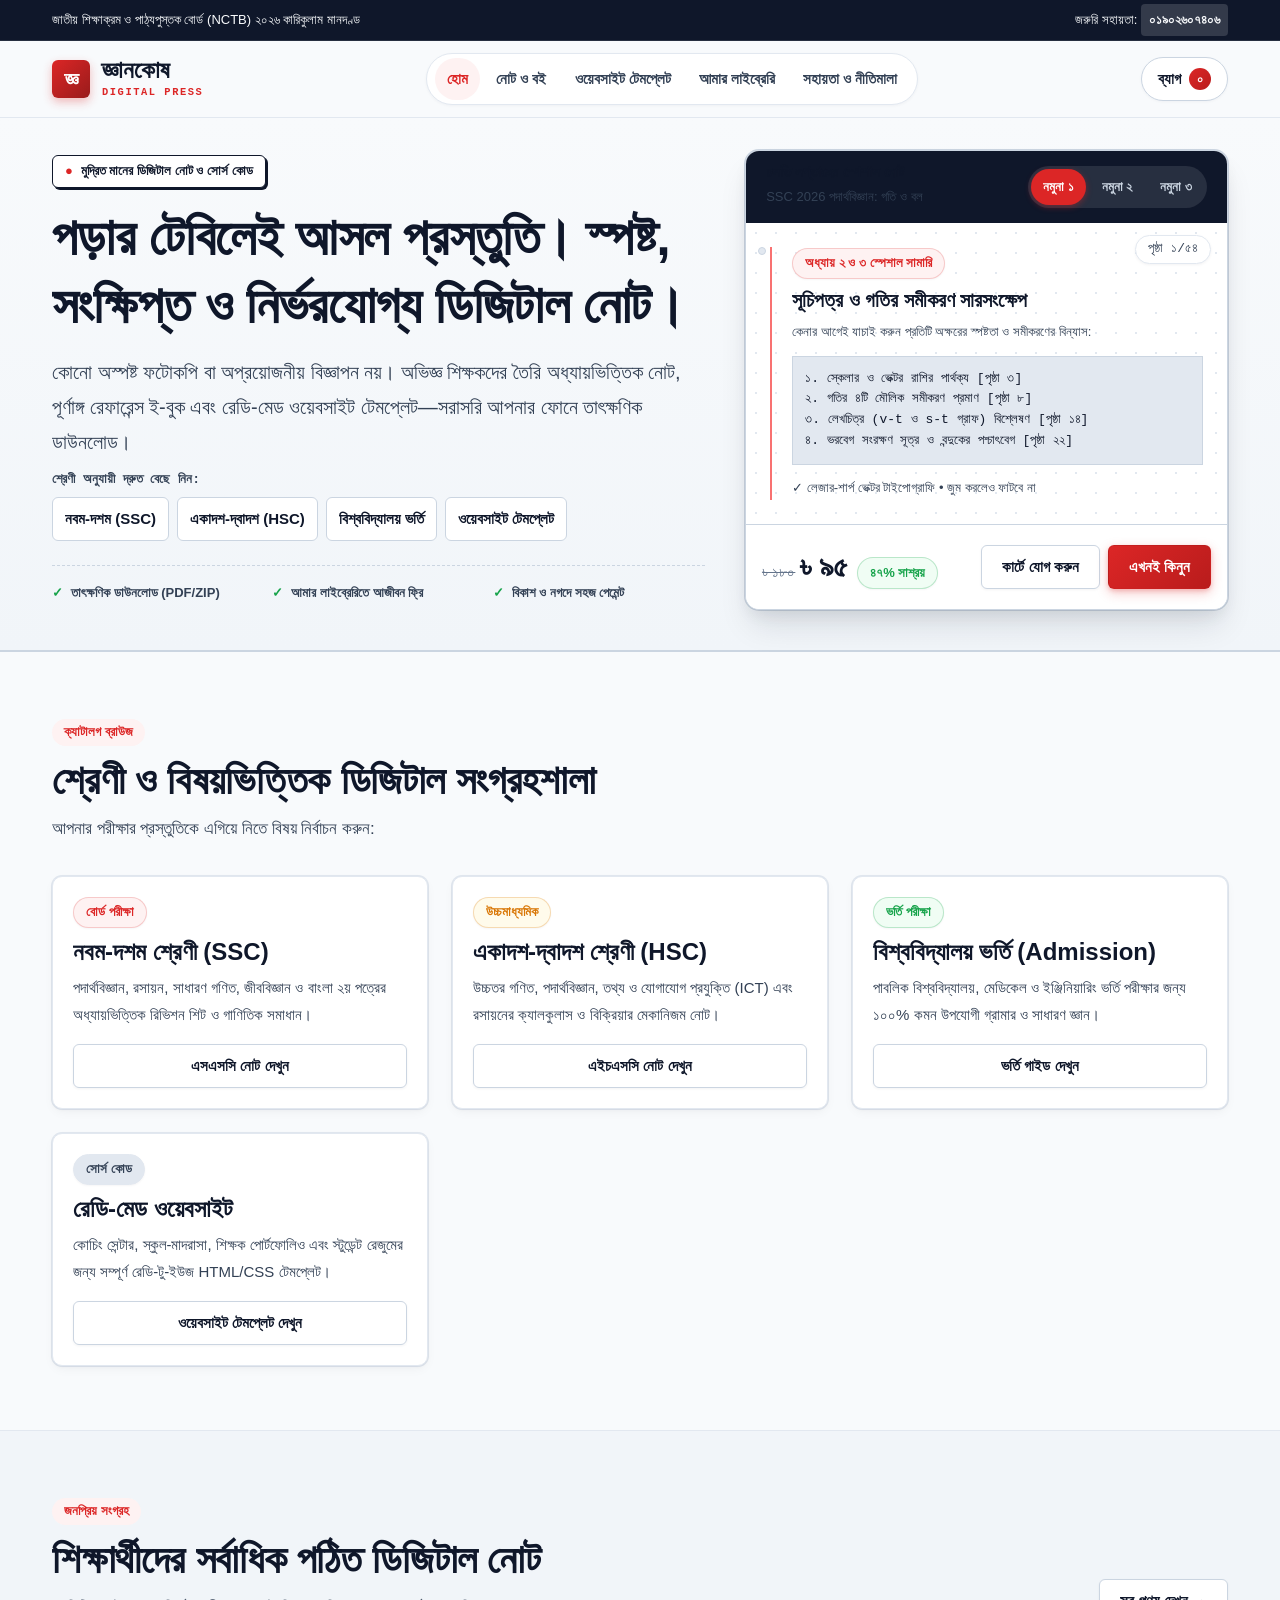
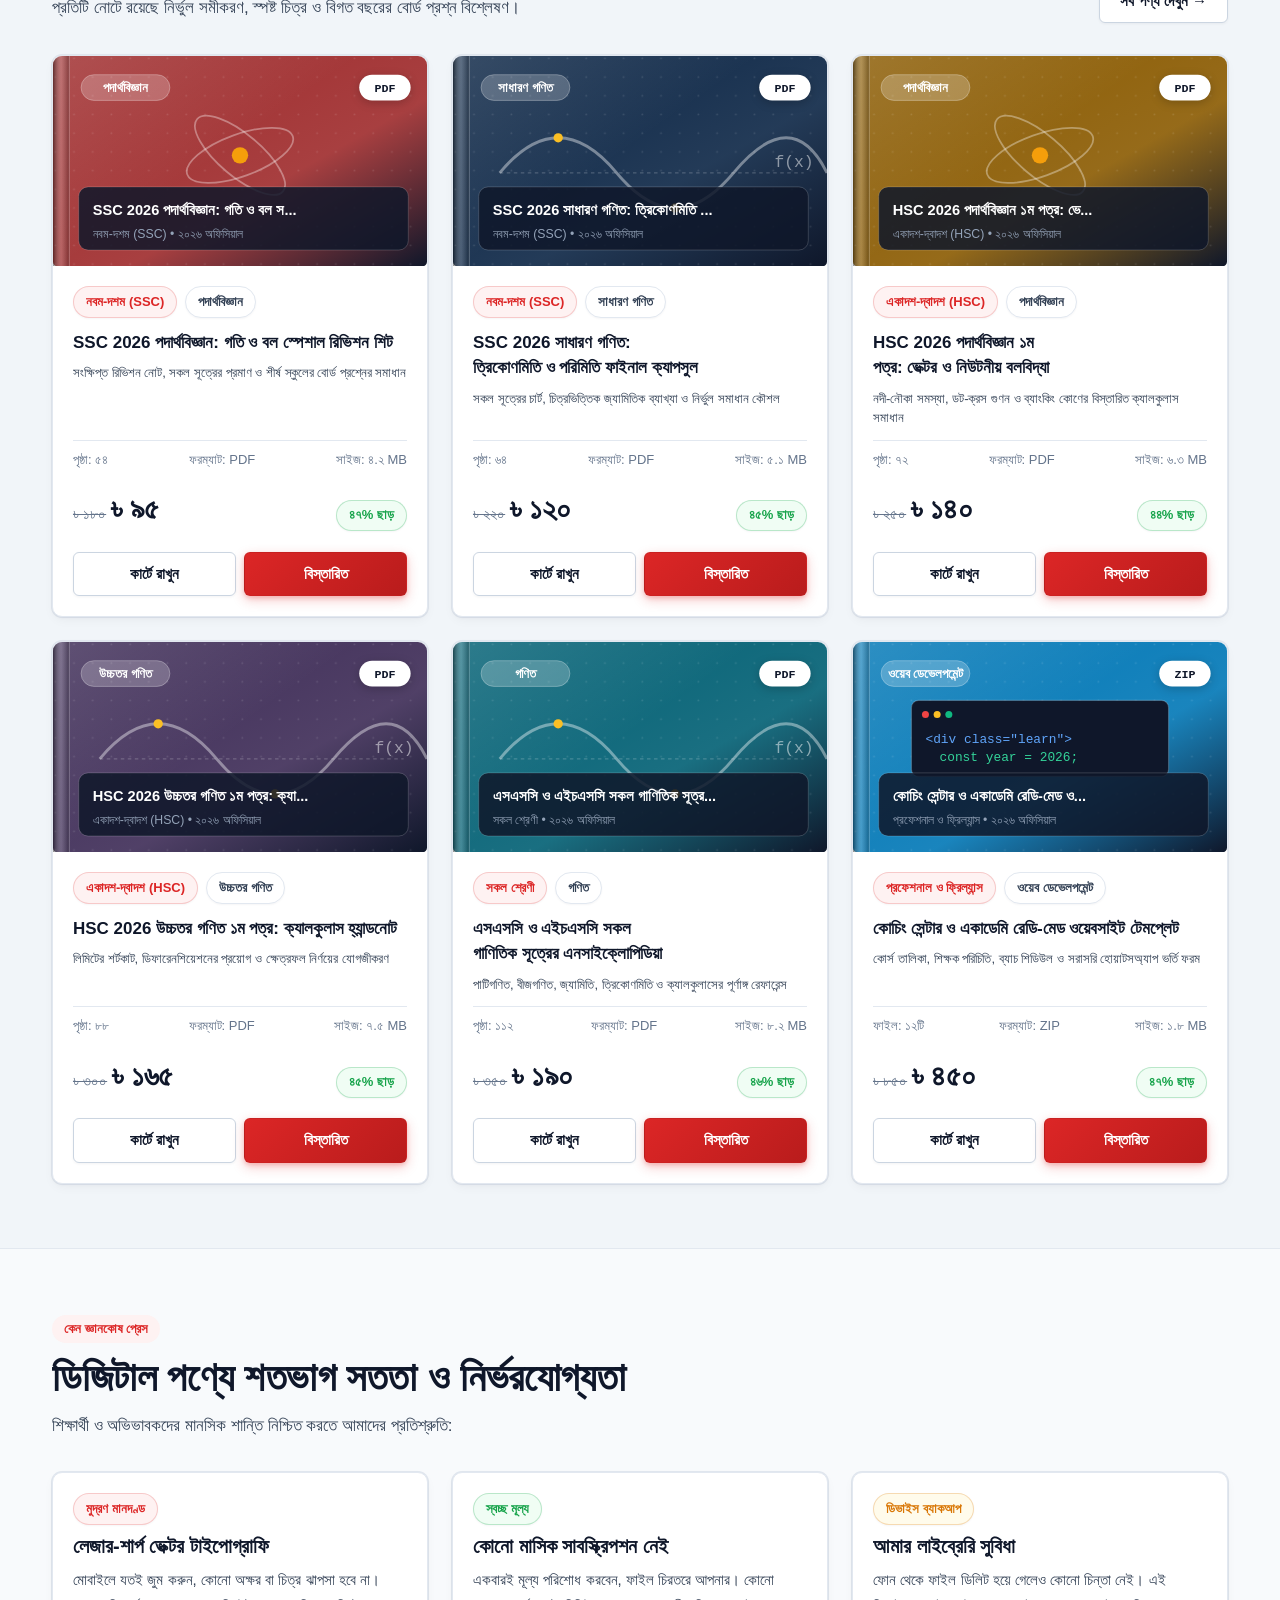
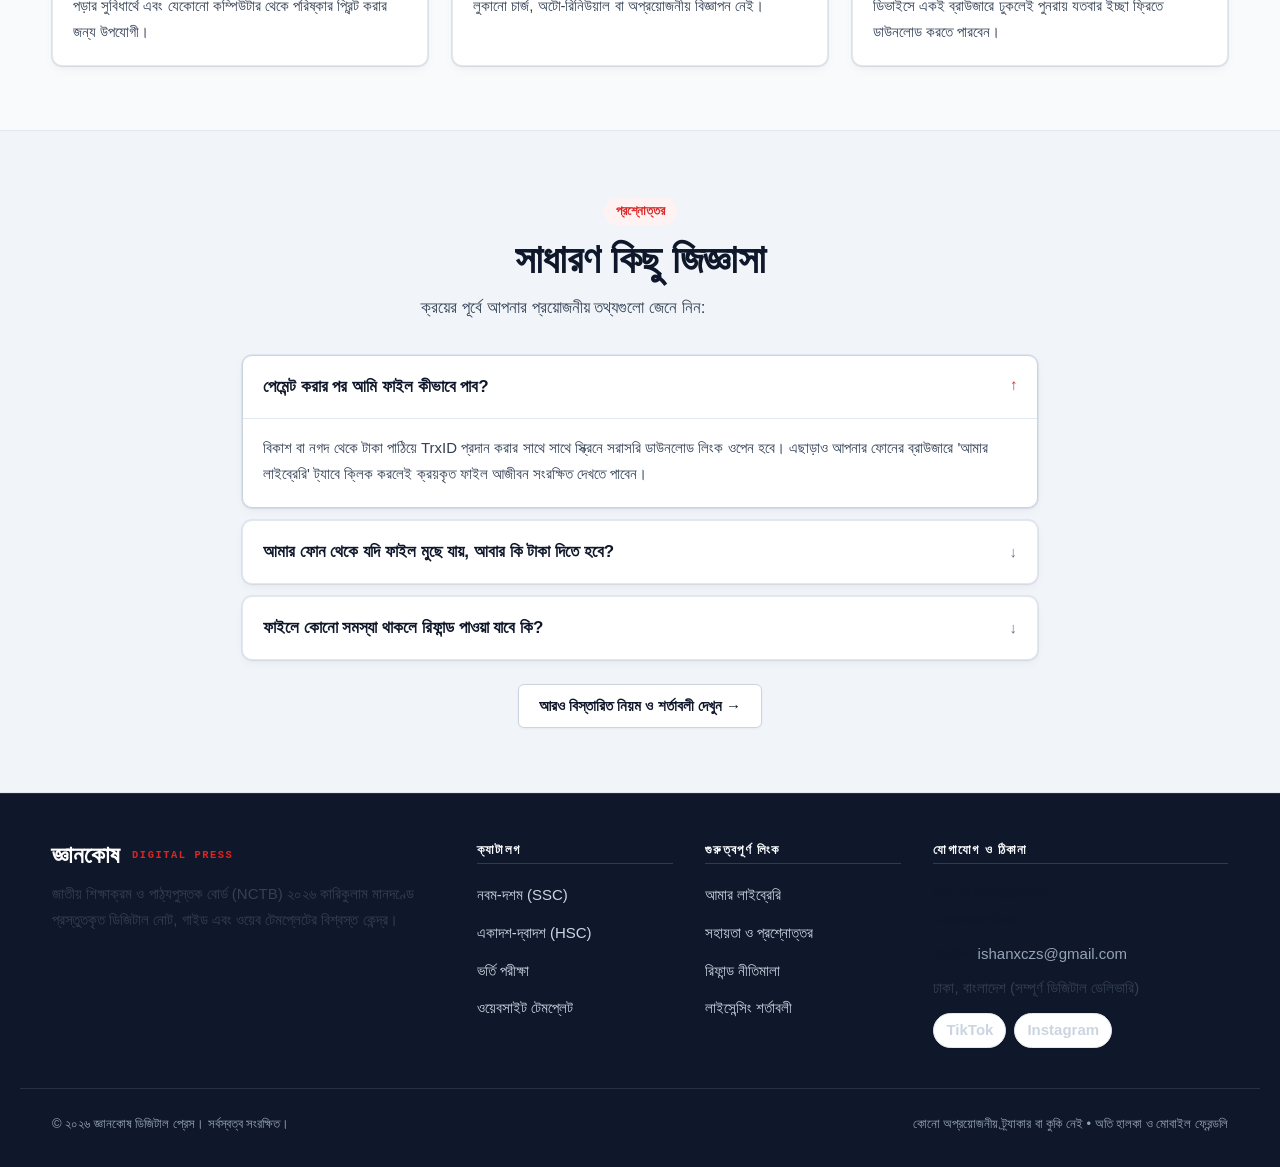
<file: index.html>
<!DOCTYPE html>
<html lang="bn">
<head>
  <meta charset="utf-8">
  <meta name="viewport" content="width=device-width, initial-scale=1.0">
  <title>জ্ঞানকোষ ডিজিটাল প্রেস — বিশ্বস্ত ডিজিটাল নোট, ই-বুক ও ওয়েবসাইট</title>
  <meta name="description" content="বাংলাদেশি শিক্ষার্থীদের জন্য জাতীয় শিক্ষাক্রম ২০২৬ অনুমোদিত নির্ভরযোগ্য ডিজিটাল নোট, পূর্ণাঙ্গ ই-বুক এবং রেডি-মেড ওয়েবসাইট টেমপ্লেট। ফোনে তাৎক্ষণিক ডাউনলোড।">
  <link rel="stylesheet" href="css/tokens.css">
  <link rel="stylesheet" href="css/reset.css">
  <link rel="stylesheet" href="css/layout.css">
  <link rel="stylesheet" href="css/components.css">
  <style>
    /* Benchmark Section Custom Masthead Layout */
    .hero-masthead {
      padding-top: var(--space-8);
      padding-bottom: var(--space-10);
      background: linear-gradient(180deg, var(--paper-base) 0%, var(--paper-subtle) 100%);
      border-bottom: 2px solid var(--rule-sand);
    }

    .hero-grid {
      display: grid;
      grid-template-columns: 1fr;
      gap: var(--space-8);
      align-items: center;
    }

    @media (min-width: 960px) {
      .hero-grid {
        grid-template-columns: 1.15fr 0.85fr;
        gap: var(--space-10);
      }
    }

    .hero-tagline-badge {
      display: inline-flex;
      align-items: center;
      gap: var(--space-2);
      padding: var(--space-1) var(--space-3);
      background-color: var(--paper-surface);
      border: 1px solid var(--carbon-ink);
      box-shadow: 2px 2px 0 var(--carbon-ink);
      font-size: var(--text-xs);
      font-weight: 700;
      color: var(--carbon-ink);
      border-radius: var(--radius-sm);
      margin-bottom: var(--space-4);
    }

    .hero-headline {
      font-size: var(--text-3xl);
      line-height: var(--lh-heading);
      font-weight: 800;
      color: var(--carbon-ink);
      margin-bottom: var(--space-4);
      letter-spacing: -0.01em;
    }

    .hero-subhead {
      font-size: var(--text-md);
      line-height: var(--lh-body);
      color: var(--slate-ink);
      margin-bottom: var(--space-6);
      max-width: 60ch;
    }

    /* Fast Class Selector Row */
    .class-selector-strip {
      margin-bottom: var(--space-6);
    }

    .class-selector-label {
      font-size: var(--text-xs);
      font-family: var(--font-mono);
      color: var(--slate-ink);
      text-transform: uppercase;
      margin-bottom: var(--space-2);
      font-weight: 700;
    }

    .class-chips-row {
      display: flex;
      flex-wrap: wrap;
      gap: var(--space-2);
    }

    .class-chip {
      display: inline-flex;
      align-items: center;
      padding: var(--space-2) var(--space-3);
      font-size: var(--text-sm);
      font-weight: 700;
      color: var(--carbon-ink);
      background-color: var(--paper-surface);
      border: 1px solid var(--rule-sand);
      border-radius: var(--radius-sm);
      text-decoration: none;
      min-height: var(--touch-target);
      transition: border-color var(--transition-fast), background-color var(--transition-fast), transform var(--transition-fast);
    }

    .class-chip:hover {
      border-color: var(--carbon-ink);
      background-color: var(--paper-dark);
      transform: translateY(-1px);
    }

    /* Trust strip (concrete facts, zero false hype) */
    .trust-fact-strip {
      display: grid;
      grid-template-columns: 1fr;
      gap: var(--space-2);
      border-top: 1px dashed var(--rule-sand);
      padding-top: var(--space-4);
      font-size: var(--text-xs);
      color: var(--slate-ink);
    }

    @media (min-width: 540px) {
      .trust-fact-strip {
        grid-template-columns: repeat(3, 1fr);
      }
    }

    .trust-fact-item {
      display: flex;
      align-items: center;
      gap: var(--space-2);
      font-weight: 600;
    }

    .trust-fact-item::before {
      content: "✓";
      color: var(--success-forest);
      font-weight: 800;
    }
  </style>
  <link rel="icon" type="image/svg+xml" href="favicon.svg">
  <meta property="og:site_name" content="জ্ঞানকোষ ডিজিটাল প্রেস">
  <meta property="og:type" content="website">
  <meta property="og:locale" content="bn_BD">
</head>
<body>
  <a href="#benchmark-hero" class="skip-link">মূল কন্টেন্টে চলে যান</a>

  <!-- Top Academic Notice Bar -->
  <aside class="top-notice-bar" aria-label="জরুরি তথ্য বার">
    <div class="container" style="display:flex; justify-content:space-between; align-items:center; width:100%;">
      <span>জাতীয় শিক্ষাক্রম ও পাঠ্যপুস্তক বোর্ড (NCTB) ২০২৬ কারিকুলাম মানদণ্ড</span>
      <span>জরুরি সহায়তা: <a href="tel:01902607406">০১৯০২৬০৭৪০৬</a></span>
    </div>
  </aside>

  <!-- Global Site Header -->
  <header class="site-header" role="banner">
    <div class="container header-main">
      <a href="index.html" class="brand-wordmark" aria-label="জ্ঞানকোষ ডিজিটাল প্রেস হোমপেজ">
        <span class="brand-emblem" aria-hidden="true">জ্ঞ</span>
        <span class="brand-title-wrap">
          <span class="brand-title">জ্ঞানকোষ</span>
          <span class="brand-subtitle">DIGITAL PRESS</span>
        </span>
      </a>

      <!-- Desktop Navigation -->
      <nav class="nav-desktop" aria-label="প্রধান নেভিগেশন">
        <a href="index.html" class="active" aria-current="page">হোম</a>
        <a href="shop.html">নোট ও বই</a>
        <a href="shop.html?category=websites">ওয়েবসাইট টেমপ্লেট</a>
        <a href="library.html">আমার লাইব্রেরি</a>
        <a href="support.html">সহায়তা ও নীতিমালা</a>
      </nav>

      <!-- Header Actions -->
      <div class="header-actions">
        <a href="cart.html" class="cart-header-btn" aria-label="শপিং ব্যাগে যান">
          <span>ব্যাগ</span>
          <span class="cart-badge-count" aria-live="polite">০</span>
        </a>
        <button class="mobile-nav-toggle" id="mobileMenuBtn" aria-label="মেনু খুলুন" aria-expanded="false">
          ☰
        </button>
      </div>
    </div>
  </header>

  <!-- Mobile Drawer Menu -->
  <div class="mobile-drawer" id="mobileDrawer" role="dialog" aria-modal="true" aria-label="মোবাইল নেভিগেশন মেনু">
    <div class="mobile-drawer-content">
      <button class="mobile-drawer-close" id="mobileDrawerClose" aria-label="মেনু বন্ধ করুন">✕ বন্ধ করুন</button>
      <nav aria-label="মোবাইল লিঙ্কসমূহ">
        <a href="index.html">হোম</a>
        <a href="shop.html">নোট ও বই</a>
        <a href="shop.html?category=websites">ওয়েবসাইট টেমপ্লেট</a>
        <a href="library.html">আমার লাইব্রেরি</a>
        <a href="support.html">সহায়তা ও নীতিমালা</a>
      </nav>
      <div style="margin-top:auto; font-size:var(--text-xs); color:var(--slate-ink);">
        <p>সরাসরি যোগাযোগ: ০১৯০২৬০৭৪০৬</p>
        <p>ঢাকা, বাংলাদেশ (সম্পূর্ণ ডিজিটাল)</p>
      </div>
    </div>
  </div>

  <main id="benchmark-hero">
    <!-- ========================================================
         PHASE 4: BENCHMARK SECTION (HOME FIRST SCREEN)
         ======================================================== -->
    <section class="hero-masthead">
      <div class="container hero-grid">
        <!-- Left Column: Core Value Proposition & Class Fast Selectors -->
        <div class="hero-content">
          <div class="hero-tagline-badge">
            <span style="color:var(--seal-crimson);">●</span>
            <span>মুদ্রিত মানের ডিজিটাল নোট ও সোর্স কোড</span>
          </div>

          <h1 class="hero-headline">
            পড়ার টেবিলেই আসল প্রস্তুতি। স্পষ্ট, সংক্ষিপ্ত ও নির্ভরযোগ্য ডিজিটাল নোট।
          </h1>

          <p class="hero-subhead">
            কোনো অস্পষ্ট ফটোকপি বা অপ্রয়োজনীয় বিজ্ঞাপন নয়। অভিজ্ঞ শিক্ষকদের তৈরি অধ্যায়ভিত্তিক নোট, পূর্ণাঙ্গ রেফারেন্স ই-বুক এবং রেডি-মেড ওয়েবসাইট টেমপ্লেট—সরাসরি আপনার ফোনে তাৎক্ষণিক ডাউনলোড।
          </p>

          <!-- Class Selector Chips -->
          <div class="class-selector-strip">
            <h2 class="class-selector-label">শ্রেণী অনুযায়ী দ্রুত বেছে নিন:</h2>
            <div class="class-chips-row">
              <a href="shop.html?class=ssc" class="class-chip">নবম-দশম (SSC)</a>
              <a href="shop.html?class=hsc" class="class-chip">একাদশ-দ্বাদশ (HSC)</a>
              <a href="shop.html?class=admission" class="class-chip">বিশ্ববিদ্যালয় ভর্তি</a>
              <a href="shop.html?category=websites" class="class-chip">ওয়েবসাইট টেমপ্লেট</a>
            </div>
          </div>

          <!-- Plain-Fact Trust Strip -->
          <div class="trust-fact-strip">
            <div class="trust-fact-item">তাৎক্ষণিক ডাউনলোড (PDF/ZIP)</div>
            <div class="trust-fact-item">আমার লাইব্রেরিতে আজীবন ফ্রি</div>
            <div class="trust-fact-item">বিকাশ ও নগদে সহজ পেমেন্ট</div>
          </div>
        </div>

        <!-- Right Column: The ONE Memorable Thing (Live Interactive Bengali Press-Proof Viewer) -->
        <div class="hero-proof-showcase">
          <div class="proof-viewer-card" id="flagshipProofCard">
            <div class="proof-header">
              <div>
                <h2 style="font-weight:700; font-size:var(--text-sm); line-height:1.2; margin:0; color:var(--carbon-ink);">চলতি সপ্তাহের স্পেশাল নোট</h2>
                <span style="font-size:var(--text-xs); color:var(--slate-ink);">SSC 2026 পদার্থবিজ্ঞান: গতি ও বল</span>
              </div>
              <div class="proof-tabs" role="tablist" aria-label="নমুনা পাতা নির্বাচক">
                <button class="proof-tab-btn active" role="tab" id="tab-p1" aria-selected="true" aria-controls="view-p1" onclick="switchProofPage(1)">নমুনা ১</button>
                <button class="proof-tab-btn" role="tab" id="tab-p2" aria-selected="false" aria-controls="view-p2" onclick="switchProofPage(2)">নমুনা ২</button>
                <button class="proof-tab-btn" role="tab" id="tab-p3" aria-selected="false" aria-controls="view-p3" onclick="switchProofPage(3)">নমুনা ৩</button>
              </div>
            </div>

            <!-- Page 1 View: Table of Contents & Formula Summary -->
            <div class="proof-sheet-viewport" id="view-p1" role="tabpanel" aria-labelledby="tab-p1">
              <div class="proof-page-badge">পৃষ্ঠা ১/৫৪</div>
              <div class="proof-margin-rule">
                <span class="badge badge-crimson" style="margin-bottom:var(--space-2);">অধ্যায় ২ ও ৩ স্পেশাল সামারি</span>
                <h3 style="font-size:var(--text-md); margin-bottom:var(--space-2); color:var(--carbon-ink);">সূচিপত্র ও গতির সমীকরণ সারসংক্ষেপ</h3>
                <p style="font-size:var(--text-xs); color:var(--slate-ink); margin-bottom:var(--space-3);">কেনার আগেই যাচাই করুন প্রতিটি অক্ষরের স্পষ্টতা ও সমীকরণের বিন্যাস:</p>
                <div style="background:var(--paper-dark); border:1px solid var(--rule-sand); padding:var(--space-3); font-family:var(--font-mono); font-size:var(--text-xs); line-height:1.6; margin-bottom:var(--space-3);">
                  ১. স্কেলার ও ভেক্টর রাশির পার্থক্য [পৃষ্ঠা ৩]<br>
                  ২. গতির ৪টি মৌলিক সমীকরণ প্রমাণ [পৃষ্ঠা ৮]<br>
                  ৩. লেখচিত্র (v-t ও s-t গ্রাফ) বিশ্লেষণ [পৃষ্ঠা ১৪]<br>
                  ৪. ভরবেগ সংরক্ষণ সূত্র ও বন্দুকের পশ্চাৎবেগ [পৃষ্ঠা ২২]
                </div>
                <p style="font-size:var(--text-xs); color:var(--slate-ink);">✓ লেজার-শার্প ভেক্টর টাইপোগ্রাফি • জুম করলেও ফাটবে না</p>
              </div>
            </div>

            <!-- Page 2 View: Equations & Trap Warning -->
            <div class="proof-sheet-viewport" id="view-p2" role="tabpanel" aria-labelledby="tab-p2" style="display:none;">
              <div class="proof-page-badge">পৃষ্ঠা ৯/৫৪</div>
              <div class="proof-margin-rule">
                <span class="badge badge-ochre" style="margin-bottom:var(--space-2);">বোর্ড পরীক্ষার কমন ফাঁদ</span>
                <h3 style="font-size:var(--text-md); margin-bottom:var(--space-2); color:var(--carbon-ink);">গতির সমীকরণসমূহের গানিতিক প্রয়োগ</h3>
                <div style="background:var(--paper-dark); border:1px solid var(--rule-sand); padding:var(--space-3); font-family:var(--font-mono); font-size:var(--text-sm); line-height:1.7; margin-bottom:var(--space-3);">
                  v = u + at<br>
                  s = ((u + v) / 2) × t<br>
                  s = ut + (1/2)at²<br>
                  v² = u² + 2as
                </div>
                <p style="font-size:var(--text-xs); color:var(--seal-crimson); font-weight:700;">⚠ সতর্কতা: বস্তু খাড়া উপরের দিকে নিক্ষিপ্ত হলে a = -g (-৯.৮ m/s²) বসাতে হবে।</p>
              </div>
            </div>

            <!-- Page 3 View: Board Exam Question Solution -->
            <div class="proof-sheet-viewport" id="view-p3" role="tabpanel" aria-labelledby="tab-p3" style="display:none;">
              <div class="proof-page-badge">পৃষ্ঠা ২৩/৫৪</div>
              <div class="proof-margin-rule">
                <span class="badge badge-forest" style="margin-bottom:var(--space-2);">বোর্ড প্রশ্ন নমুনা সমাধান</span>
                <h3 style="font-size:var(--text-md); margin-bottom:var(--space-2); color:var(--carbon-ink);">ঢাকা বোর্ড ২০২৫: বাঘ ও হরিণের গতি সমস্যা</h3>
                <p style="font-size:var(--text-xs); margin-bottom:var(--space-2); color:var(--carbon-ink);"><strong>প্রশ্ন:</strong> একটি বাঘ ৫০ মিটার দূর থেকে সমত্বরণে হরিণকে তাড়া করলে হরিণটি ধরতে পারবে কি না?</p>
                <div style="background:var(--paper-dark); border:1px solid var(--rule-sand); padding:var(--space-3); font-size:var(--text-xs); line-height:1.6; margin-bottom:var(--space-3);">
                  বাঘের অতিক্রান্ত দূরত্ব: s₁ = (1/2)at²<br>
                  হরিণের অতিক্রান্ত দূরত্ব: s₂ = vt + ৫০<br>
                  শর্তমতে: s₁ = s₂ সমীকরণ সমাধান করে t = ৭.৫ সেকেন্ড। সুতরাং হরিণটিকে ধরতে পারবে।
                </div>
                <p style="font-size:var(--text-xs); color:var(--success-forest); font-weight:700;">✓ ধাপভিত্তিক পূর্ণ মার্কস পাওয়ার মতো লিখিত ফরম্যাট</p>
              </div>
            </div>

            <!-- Action & Price Strip inside Proof Card -->
            <div style="padding:var(--space-4); background:var(--paper-surface); border-top:1px solid var(--rule-sand); display:flex; align-items:center; justify-content:space-between; flex-wrap:wrap; gap:var(--space-3);">
              <div>
                <span class="price-regular">৳ ১৮০</span>
                <span class="price-current" style="font-size:var(--text-xl);">৳ ৯৫</span>
                <span class="badge badge-forest" style="margin-left:var(--space-1);">৪৭% সাশ্রয়</span>
              </div>
              <div style="display:flex; gap:var(--space-2);">
                <button class="btn btn-secondary" id="heroAddToCartBtn" onclick="handleHeroAddToCart('note-ssc-phy-01');" aria-label="কার্টে যোগ করুন">কার্টে যোগ করুন</button>
                <button class="btn btn-primary" onclick="quickBuy('note-ssc-phy-01');" aria-label="এখনই কিনুন">এখনই কিনুন</button>
              </div>
            </div>
          </div>
        </div>
      </div>
    </section>

    <!-- Section 2: Browse By Category & Class Level Grid -->
    <section class="section">
      <div class="container">
        <div class="section-header">
          <span class="section-eyebrow">ক্যাটালগ ব্রাউজ</span>
          <h2 class="section-title">শ্রেণী ও বিষয়ভিত্তিক ডিজিটাল সংগ্রহশালা</h2>
          <p class="section-subtitle">আপনার পরীক্ষার প্রস্তুতিকে এগিয়ে নিতে বিষয় নির্বাচন করুন:</p>
        </div>

        <div class="grid-catalog" id="homeCategoryGrid">
          <div class="product-card" style="padding:var(--space-5);">
            <span class="badge badge-crimson" style="align-self:flex-start; margin-bottom:var(--space-2);">বোর্ড পরীক্ষা</span>
            <h3 style="font-size:var(--text-lg); margin-bottom:var(--space-2);">নবম-দশম শ্রেণী (SSC)</h3>
            <p style="font-size:var(--text-sm); color:var(--slate-ink); margin-bottom:var(--space-4);">পদার্থবিজ্ঞান, রসায়ন, সাধারণ গণিত, জীববিজ্ঞান ও বাংলা ২য় পত্রের অধ্যায়ভিত্তিক রিভিশন শিট ও গাণিতিক সমাধান।</p>
            <a href="shop.html?class=ssc" class="btn btn-secondary btn-block">এসএসসি নোট দেখুন</a>
          </div>

          <div class="product-card" style="padding:var(--space-5);">
            <span class="badge badge-ochre" style="align-self:flex-start; margin-bottom:var(--space-2);">উচ্চমাধ্যমিক</span>
            <h3 style="font-size:var(--text-lg); margin-bottom:var(--space-2);">একাদশ-দ্বাদশ শ্রেণী (HSC)</h3>
            <p style="font-size:var(--text-sm); color:var(--slate-ink); margin-bottom:var(--space-4);">উচ্চতর গণিত, পদার্থবিজ্ঞান, তথ্য ও যোগাযোগ প্রযুক্তি (ICT) এবং রসায়নের ক্যালকুলাস ও বিক্রিয়ার মেকানিজম নোট।</p>
            <a href="shop.html?class=hsc" class="btn btn-secondary btn-block">এইচএসসি নোট দেখুন</a>
          </div>

          <div class="product-card" style="padding:var(--space-5);">
            <span class="badge badge-forest" style="align-self:flex-start; margin-bottom:var(--space-2);">ভর্তি পরীক্ষা</span>
            <h3 style="font-size:var(--text-lg); margin-bottom:var(--space-2);">বিশ্ববিদ্যালয় ভর্তি (Admission)</h3>
            <p style="font-size:var(--text-sm); color:var(--slate-ink); margin-bottom:var(--space-4);">পাবলিক বিশ্ববিদ্যালয়, মেডিকেল ও ইঞ্জিনিয়ারিং ভর্তি পরীক্ষার জন্য ১০০% কমন উপযোগী গ্রামার ও সাধারণ জ্ঞান।</p>
            <a href="shop.html?class=admission" class="btn btn-secondary btn-block">ভর্তি গাইড দেখুন</a>
          </div>

          <div class="product-card" style="padding:var(--space-5);">
            <span class="badge" style="align-self:flex-start; margin-bottom:var(--space-2); background:var(--paper-dark);">সোর্স কোড</span>
            <h3 style="font-size:var(--text-lg); margin-bottom:var(--space-2);">রেডি-মেড ওয়েবসাইট</h3>
            <p style="font-size:var(--text-sm); color:var(--slate-ink); margin-bottom:var(--space-4);">কোচিং সেন্টার, স্কুল-মাদরাসা, শিক্ষক পোর্টফোলিও এবং স্টুডেন্ট রেজুমের জন্য সম্পূর্ণ রেডি-টু-ইউজ HTML/CSS টেমপ্লেট।</p>
            <a href="shop.html?category=websites" class="btn btn-secondary btn-block">ওয়েবসাইট টেমপ্লেট দেখুন</a>
          </div>
        </div>
      </div>
    </section>

    <!-- Section 3: Featured Products of the Season -->
    <section class="section" style="background-color:var(--paper-subtle);">
      <div class="container">
        <div class="section-header" style="display:flex; justify-content:space-between; align-items:flex-end; flex-wrap:wrap; gap:var(--space-3);">
          <div>
            <span class="section-eyebrow">জনপ্রিয় সংগ্রহ</span>
            <h2 class="section-title">শিক্ষার্থীদের সর্বাধিক পঠিত ডিজিটাল নোট</h2>
            <p class="section-subtitle">প্রতিটি নোটে রয়েছে নির্ভুল সমীকরণ, স্পষ্ট চিত্র ও বিগত বছরের বোর্ড প্রশ্ন বিশ্লেষণ।</p>
          </div>
          <a href="shop.html" class="btn btn-secondary">সব পণ্য দেখুন →</a>
        </div>

        <div class="grid-catalog" id="homeFeaturedGrid">
          <!-- Dynamically populated by JS from STORE_PRODUCTS -->
        </div>
      </div>
    </section>

    <!-- Section 4: Authentic Value Pillars (Why Gnyankosh Press) -->
    <section class="section">
      <div class="container">
        <div class="section-header">
          <span class="section-eyebrow">কেন জ্ঞানকোষ প্রেস</span>
          <h2 class="section-title">ডিজিটাল পণ্যে শতভাগ সততা ও নির্ভরযোগ্যতা</h2>
          <p class="section-subtitle">শিক্ষার্থী ও অভিভাবকদের মানসিক শান্তি নিশ্চিত করতে আমাদের প্রতিশ্রুতি:</p>
        </div>

        <div class="grid-3">
          <div class="product-card" style="padding:var(--space-5);">
            <span class="badge badge-crimson" style="align-self:flex-start; margin-bottom:var(--space-2);">মুদ্রণ মানদণ্ড</span>
            <h3 style="font-size:var(--text-md); margin-bottom:var(--space-2);">লেজার-শার্প ভেক্টর টাইপোগ্রাফি</h3>
            <p style="font-size:var(--text-sm); color:var(--slate-ink);">মোবাইলে যতই জুম করুন, কোনো অক্ষর বা চিত্র ঝাপসা হবে না। পড়ার সুবিধার্থে এবং যেকোনো কম্পিউটার থেকে পরিষ্কার প্রিন্ট করার জন্য উপযোগী।</p>
          </div>

          <div class="product-card" style="padding:var(--space-5);">
            <span class="badge badge-forest" style="align-self:flex-start; margin-bottom:var(--space-2);">স্বচ্ছ মূল্য</span>
            <h3 style="font-size:var(--text-md); margin-bottom:var(--space-2);">কোনো মাসিক সাবস্ক্রিপশন নেই</h3>
            <p style="font-size:var(--text-sm); color:var(--slate-ink);">একবারই মূল্য পরিশোধ করবেন, ফাইল চিরতরে আপনার। কোনো লুকানো চার্জ, অটো-রিনিউয়াল বা অপ্রয়োজনীয় বিজ্ঞাপন নেই।</p>
          </div>

          <div class="product-card" style="padding:var(--space-5);">
            <span class="badge badge-ochre" style="align-self:flex-start; margin-bottom:var(--space-2);">ডিভাইস ব্যাকআপ</span>
            <h3 style="font-size:var(--text-md); margin-bottom:var(--space-2);">আমার লাইব্রেরি সুবিধা</h3>
            <p style="font-size:var(--text-sm); color:var(--slate-ink);">ফোন থেকে ফাইল ডিলিট হয়ে গেলেও কোনো চিন্তা নেই। এই ডিভাইসে একই ব্রাউজারে ঢুকলেই পুনরায় যতবার ইচ্ছা ফ্রিতে ডাউনলোড করতে পারবেন।</p>
          </div>
        </div>
      </div>
    </section>

    <!-- Section 5: Essential FAQs Preview -->
    <section class="section" style="background-color:var(--paper-subtle);">
      <div class="container container-narrow">
        <div class="section-header" style="text-align:center;">
          <span class="section-eyebrow">প্রশ্নোত্তর</span>
          <h2 class="section-title">সাধারণ কিছু জিজ্ঞাসা</h2>
          <p class="section-subtitle">ক্রয়ের পূর্বে আপনার প্রয়োজনীয় তথ্যগুলো জেনে নিন:</p>
        </div>

        <div class="faq-list">
          <details class="faq-item" open>
            <summary class="faq-summary">পেমেন্ট করার পর আমি ফাইল কীভাবে পাব?</summary>
            <div class="faq-content">
              বিকাশ বা নগদ থেকে টাকা পাঠিয়ে TrxID প্রদান করার সাথে সাথে স্ক্রিনে সরাসরি ডাউনলোড লিংক ওপেন হবে। এছাড়াও আপনার ফোনের ব্রাউজারে 'আমার লাইব্রেরি' ট্যাবে ক্লিক করলেই ক্রয়কৃত ফাইল আজীবন সংরক্ষিত দেখতে পাবেন।
            </div>
          </details>

          <details class="faq-item">
            <summary class="faq-summary">আমার ফোন থেকে যদি ফাইল মুছে যায়, আবার কি টাকা দিতে হবে?</summary>
            <div class="faq-content">
              একদমই না! একই ফোন বা ব্রাউজার থেকে 'আমার লাইব্রেরি' পেজে ঢুকলে আপনি যতবার ইচ্ছা সম্পূর্ণ বিনামূল্যে পুনরায় ডাউনলোড করতে পারবেন।
            </div>
          </details>

          <details class="faq-item">
            <summary class="faq-summary">ফাইলে কোনো সমস্যা থাকলে রিফান্ড পাওয়া যাবে কি?</summary>
            <div class="faq-content">
              ফাইলে কোনো টেকনিক্যাল ত্রুটি বা ভুল সংস্করণ প্রমাণিত হলে ক্রয়ের ২৪ ঘণ্টার মধ্যে যোগাযোগ করলে আমরা অবিলম্বে সঠিক ফাইল প্রতিস্থাপন (Replacement) অথবা সমমূল্যের স্টোর ক্রেডিট প্রদান করব। বিস্তারিত জানতে আমাদের রিফান্ড নীতিমালা পাতাটি দেখুন।
            </div>
          </details>
        </div>

        <div style="text-align:center; margin-top:var(--space-6);">
          <a href="support.html" class="btn btn-secondary">আরও বিস্তারিত নিয়ম ও শর্তাবলী দেখুন →</a>
        </div>
      </div>
    </section>
  </main>

  <footer class="site-footer" role="contentinfo">
    <div class="container footer-grid">
      <div class="footer-col">
        <a href="index.html" class="brand-wordmark" style="margin-bottom:var(--space-3);">
          <span class="brand-title">জ্ঞানকোষ</span>
          <span class="brand-subtitle">DIGITAL PRESS</span>
        </a>
        <p style="font-size:var(--text-sm); color:var(--slate-ink);">
          জাতীয় শিক্ষাক্রম ও পাঠ্যপুস্তক বোর্ড (NCTB) ২০২৬ কারিকুলাম মানদণ্ডে প্রস্তুতকৃত ডিজিটাল নোট, গাইড এবং ওয়েব টেমপ্লেটের বিশ্বস্ত কেন্দ্র।
        </p>
      </div>
      <div class="footer-col">
        <h3 class="footer-heading">ক্যাটালগ</h3>
        <ul>
          <li><a href="shop.html?class=ssc">নবম-দশম (SSC)</a></li>
          <li><a href="shop.html?class=hsc">একাদশ-দ্বাদশ (HSC)</a></li>
          <li><a href="shop.html?class=admission">ভর্তি পরীক্ষা</a></li>
          <li><a href="shop.html?category=websites">ওয়েবসাইট টেমপ্লেট</a></li>
        </ul>
      </div>
      <div class="footer-col">
        <h3 class="footer-heading">গুরুত্বপূর্ণ লিংক</h3>
        <ul>
          <li><a href="library.html">আমার লাইব্রেরি</a></li>
          <li><a href="support.html">সহায়তা ও প্রশ্নোত্তর</a></li>
          <li><a href="support.html#refund">রিফান্ড নীতিমালা</a></li>
          <li><a href="support.html#license">লাইসেন্সিং শর্তাবলী</a></li>
        </ul>
      </div>
      <div class="footer-col">
        <h3 class="footer-heading">যোগাযোগ ও ঠিকানা</h3>
        <p style="font-size:var(--text-sm); margin-bottom:var(--space-2);">
          <strong>ফোন ও WhatsApp:</strong><br>
          <a href="https://wa.me/8801902607406" style="color:var(--carbon-ink); font-weight:700;">০১৯০২৬০৭৪০৬</a>
        </p>
        <p style="font-size:var(--text-sm); margin-bottom:var(--space-2);">
          <strong>ইমেইল:</strong> ishanxczs@gmail.com
        </p>
        <p style="font-size:var(--text-sm); color:var(--slate-ink);">
          ঢাকা, বাংলাদেশ (সম্পূর্ণ ডিজিটাল ডেলিভারি)
        </p>
        <div style="margin-top:var(--space-3); display:flex; gap:var(--space-2);">
          <a href="https://www.tiktok.com/@its_ishan_17?_r=1&_t=ZS-9BT1d8s78pp" target="_blank" rel="noopener noreferrer" class="badge" aria-label="TikTok প্রোফাইল">TikTok</a>
          <a href="https://www.instagram.com/ishanxczs26?avpt=c2IxeW9yY2x2ejlz" target="_blank" rel="noopener noreferrer" class="badge" aria-label="Instagram প্রোফাইল">Instagram</a>
        </div>
      </div>
    </div>
    <div class="container footer-bottom">
      <span>© ২০২৬ জ্ঞানকোষ ডিজিটাল প্রেস। সর্বস্বত্ব সংরক্ষিত।</span>
      <span>কোনো অপ্রয়োজনীয় ট্র্যাকার বা কুকি নেই • অতি হালকা ও মোবাইল ফ্রেন্ডলি</span>
    </div>
  </footer>

  <script src="js/store-config.js"></script>
  <script src="js/store-data.js"></script>
  <script src="js/store-engine.js"></script>
  <script>
    // Tab switching for the Flagship Proof Sheet Viewer with WAI-ARIA Keyboard Support
    function switchProofPage(pageIndex) {
      for (var i = 1; i <= 3; i++) {
        var tab = document.getElementById('tab-p' + i);
        var view = document.getElementById('view-p' + i);
        if (tab && view) {
          if (i === pageIndex) {
            tab.classList.add('active');
            tab.setAttribute('aria-selected', 'true');
            tab.setAttribute('tabindex', '0');
            tab.focus();
            view.style.display = 'block';
          } else {
            tab.classList.remove('active');
            tab.setAttribute('aria-selected', 'false');
            tab.setAttribute('tabindex', '-1');
            view.style.display = 'none';
          }
        }
      }
    }

    // Accessible arrow navigation across proof tabs
    document.addEventListener('DOMContentLoaded', function() {
      var tabList = document.querySelector('.proof-tabs');
      if (tabList) {
        tabList.addEventListener('keydown', function(e) {
          var tabs = [document.getElementById('tab-p1'), document.getElementById('tab-p2'), document.getElementById('tab-p3')];
          var current = tabs.findIndex(function(t) { return t.classList.contains('active'); });
          if (e.key === 'ArrowRight' || e.key === 'ArrowDown') {
            e.preventDefault();
            var next = (current + 1) % tabs.length;
            switchProofPage(next + 1);
          } else if (e.key === 'ArrowLeft' || e.key === 'ArrowUp') {
            e.preventDefault();
            var prev = (current - 1 + tabs.length) % tabs.length;
            switchProofPage(prev + 1);
          }
        });
      }
    });

    // Immediate in-button feedback for Hero Cart Action
    function handleHeroAddToCart(productId) {
      var btn = document.getElementById('heroAddToCartBtn');
      var res = StoreEngine.addToCart(productId);
      if (btn) {
        var originalText = 'কার্টে যোগ করুন';
        btn.textContent = res.alreadyInCart ? '✓ ইতিমধ্যে ব্যাগে আছে' : '✓ ব্যাগে যুক্ত হয়েছে!';
        btn.classList.add('btn-primary');
        btn.classList.remove('btn-secondary');
        setTimeout(function() {
          btn.textContent = originalText;
          btn.classList.remove('btn-primary');
          btn.classList.add('btn-secondary');
        }, 2000);
      }
      StoreEngine.showToast(res.message, res.success ? 'success' : 'info');
    }

    // Populate Featured Products on Home
    document.addEventListener('DOMContentLoaded', function() {
      var grid = document.getElementById('homeFeaturedGrid');
      if (grid && window.STORE_PRODUCTS) {
        var featuredIds = ['note-ssc-phy-01', 'note-ssc-mat-03', 'note-hsc-phy-05', 'note-hsc-mat-06', 'ebook-math-formulas-13', 'web-coaching-portal-19'];
        var featuredProducts = window.STORE_PRODUCTS.filter(function(p) {
          return featuredIds.indexOf(p.id) !== -1;
        });

        var html = '';
        for (var i = 0; i < featuredProducts.length; i++) {
          var p = featuredProducts[i];
          var discountPercent = Math.round(((p.priceRegular - p.priceSale) / p.priceRegular) * 100);
          var specText = p.pages ? 'পৃষ্ঠা: ' + StoreEngine.toBn(p.pages) : 'ফাইল: ' + StoreEngine.toBn(p.filesCount || 8) + 'টি';

          html += [
            '<article class="product-card" id="card-' + p.id + '">',
            '  <div class="product-cover-wrap">',
            '    ' + StoreEngine.generateSvgCover(p, 320, 180),
            '  </div>',
            '  <div class="product-body">',
            '    <div class="product-meta-strip">',
            '      <span class="badge badge-crimson">' + p.classLabel + '</span>',
            '      <span class="badge">' + p.subject + '</span>',
            '    </div>',
            '    <h3 class="product-title"><a href="product.html?id=' + p.id + '">' + p.title + '</a></h3>',
            '    <p class="product-excerpt">' + p.subtitle + '</p>',
            '    <div class="product-specs">',
            '      <span>' + specText + '</span>',
            '      <span>ফরম্যাট: ' + p.format + '</span>',
            '      <span>সাইজ: ' + p.fileSize + '</span>',
            '    </div>',
            '    <div class="product-price-row">',
            '      <div>',
            '        <span class="price-regular">' + StoreEngine.formatPrice(p.priceRegular) + '</span>',
            '        <span class="price-current">' + StoreEngine.formatPrice(p.priceSale) + '</span>',
            '      </div>',
            '      <span class="badge badge-forest">' + StoreEngine.toBn(discountPercent) + '% ছাড়</span>',
            '    </div>',
            '    <div class="product-actions">',
            '      <button class="btn btn-secondary" onclick="handleCardAddToCart(\'' + p.id + '\', this);" aria-label="' + p.title + ' কার্টে যোগ করুন">কার্টে রাখুন</button>',
            '      <a href="product.html?id=' + p.id + '" class="btn btn-primary" aria-label="' + p.title + ' বিস্তারিত বিবরণ দেখুন">বিস্তারিত</a>',
            '    </div>',
            '  </div>',
            '</article>'
          ].join('\n');
        }
        grid.innerHTML = html;
      }
    });

    function handleCardAddToCart(productId, btn) {
      var res = StoreEngine.addToCart(productId);
      if (btn) {
        var originalText = btn.textContent;
        btn.textContent = res.alreadyInCart ? '✓ ইতিমধ্যে আছে' : '✓ যুক্ত হয়েছে!';
        btn.classList.add('btn-primary');
        btn.classList.remove('btn-secondary');
        setTimeout(function() {
          btn.textContent = originalText;
          btn.classList.remove('btn-primary');
          btn.classList.add('btn-secondary');
        }, 1800);
      }
      StoreEngine.showToast(res.message, res.success ? 'success' : 'info');
    }

    // Mobile Drawer Toggle with Escape Handler & Focus Management
    document.addEventListener('DOMContentLoaded', function() {
      var btn = document.getElementById('mobileMenuBtn');
      var drawer = document.getElementById('mobileDrawer');
      var closeBtn = document.getElementById('mobileDrawerClose');

      function openDrawer() {
        drawer.classList.add('open');
        btn.setAttribute('aria-expanded', 'true');
        closeBtn.focus();
      }

      function closeDrawer() {
        drawer.classList.remove('open');
        btn.setAttribute('aria-expanded', 'false');
        btn.focus();
      }

      if (btn && drawer) {
        btn.addEventListener('click', function() {
          var isOpen = drawer.classList.contains('open');
          if (isOpen) {
            closeDrawer();
          } else {
            openDrawer();
          }
        });
      }

      if (closeBtn && drawer) {
        closeBtn.addEventListener('click', closeDrawer);
      }

      // Close on Escape key
      document.addEventListener('keydown', function(e) {
        if (e.key === 'Escape' && drawer && drawer.classList.contains('open')) {
          closeDrawer();
        }
      });
    });
  </script>
</body>
</html>
</file>
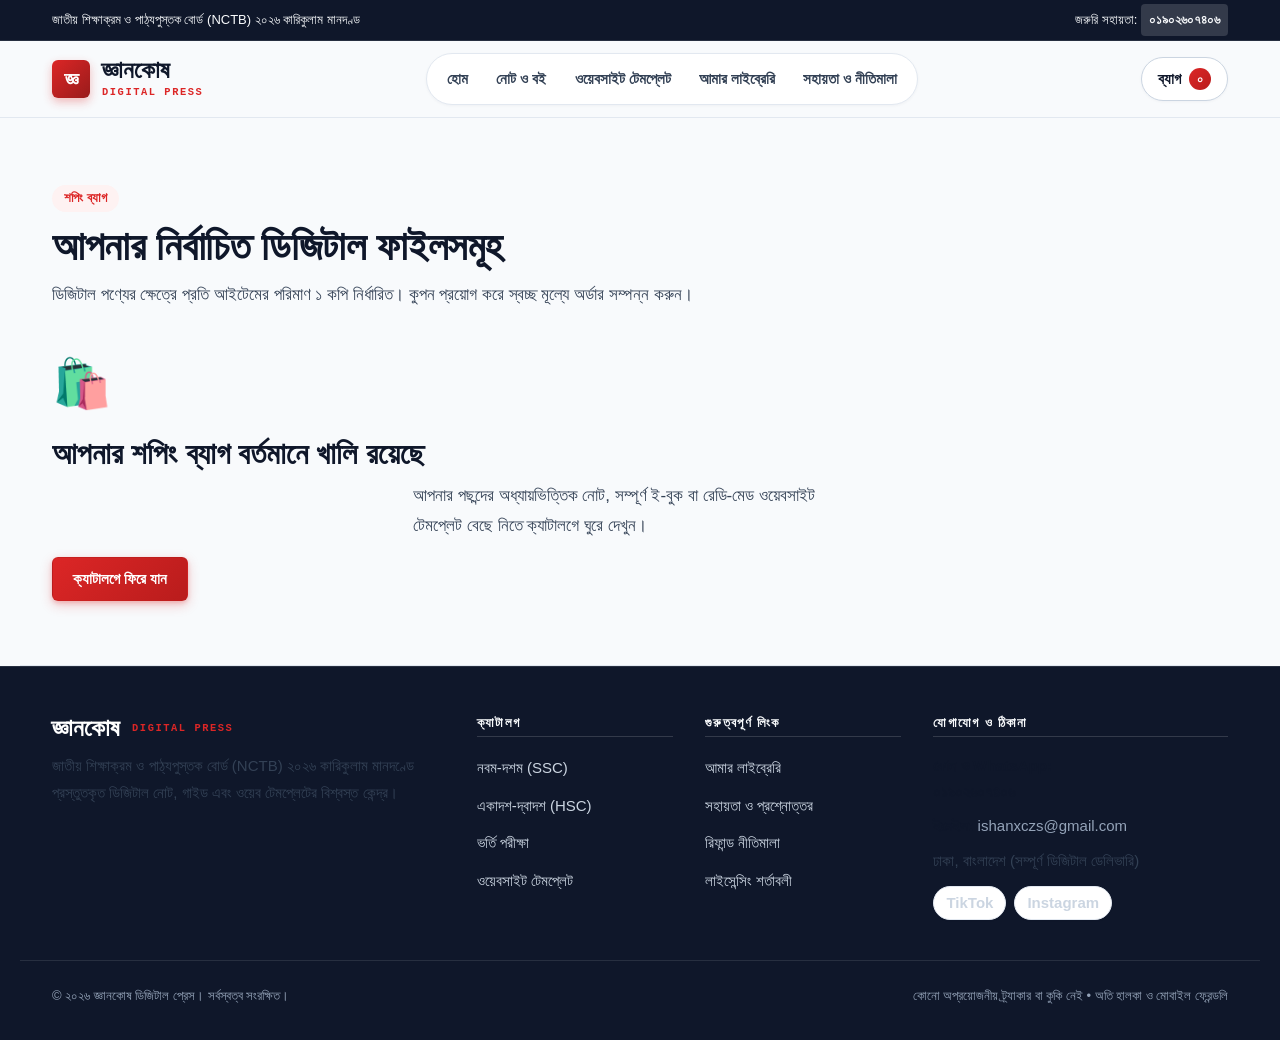
<file: cart.html>
<!DOCTYPE html>
<html lang="bn">
<head>
  <meta charset="utf-8">
  <meta name="viewport" content="width=device-width, initial-scale=1.0">
  <title>আপনার শপিং ব্যাগ — জ্ঞানকোষ ডিজিটাল প্রেস</title>
  <meta name="description" content="আপনার নির্বাচিত ডিজিটাল নোট ও বইয়ের তালিকা। কুপন কোড প্রয়োগ করুন ও নিরাপদ চেকআউটে এগিয়ে যান।">
  <link rel="stylesheet" href="css/tokens.css">
  <link rel="stylesheet" href="css/reset.css">
  <link rel="stylesheet" href="css/layout.css">
  <link rel="stylesheet" href="css/components.css">
  <style>
    .cart-layout {
      display: grid;
      grid-template-columns: 1fr;
      gap: var(--space-8);
      margin-top: var(--space-6);
    }

    @media (min-width: 860px) {
      .cart-layout {
        grid-template-columns: 1.4fr 0.9fr;
        gap: var(--space-8);
        align-items: start;
      }
    }

    /* Cart Items Table / List */
    .cart-items-card {
      background-color: var(--paper-surface);
      border: 1px solid var(--rule-sand);
      box-shadow: 2px 2px 0 var(--rule-sand);
      border-radius: var(--radius-sm);
      overflow: hidden;
    }

    .cart-item-row {
      display: flex;
      align-items: center;
      justify-content: space-between;
      padding: var(--space-4);
      border-bottom: 1px solid var(--rule-sand);
      gap: var(--space-4);
      flex-wrap: wrap;
    }

    .cart-item-row:last-child {
      border-bottom: none;
    }

    .cart-item-info {
      display: flex;
      align-items: center;
      gap: var(--space-3);
      flex-grow: 1;
      min-width: 200px;
    }

    .cart-item-thumb {
      width: 60px;
      height: 44px;
      border: 1px solid var(--rule-sand);
      border-radius: var(--radius-sm);
      overflow: hidden;
      flex-shrink: 0;
    }

    /* Order Summary Sidebar */
    .order-summary-box {
      background-color: var(--paper-surface);
      border: 1px solid var(--carbon-ink);
      box-shadow: 4px 4px 0 var(--carbon-ink);
      border-radius: var(--radius-sm);
      padding: var(--space-6);
    }

    .summary-line {
      display: flex;
      justify-content: space-between;
      align-items: center;
      font-size: var(--text-sm);
      color: var(--slate-ink);
      padding: var(--space-2) 0;
    }

    .summary-total {
      display: flex;
      justify-content: space-between;
      align-items: baseline;
      font-size: var(--text-lg);
      font-weight: 800;
      color: var(--carbon-ink);
      border-top: 2px solid var(--carbon-ink);
      padding-top: var(--space-3);
      margin-top: var(--space-2);
    }

    /* Coupon Box */
    .coupon-box {
      margin: var(--space-4) 0;
      padding-top: var(--space-3);
      border-top: 1px dashed var(--rule-sand);
    }

    .coupon-form {
      display: flex;
      gap: var(--space-2);
    }

    .coupon-applied-badge {
      display: flex;
      align-items: center;
      justify-content: space-between;
      background: var(--success-forest-subtle);
      border: 1px solid rgba(30, 107, 56, 0.3);
      padding: var(--space-2) var(--space-3);
      border-radius: var(--radius-sm);
      font-size: var(--text-xs);
      color: var(--success-forest);
      font-weight: 700;
      margin-top: var(--space-2);
    }
  </style>
  <link rel="icon" type="image/svg+xml" href="favicon.svg">
  <meta property="og:site_name" content="জ্ঞানকোষ ডিজিটাল প্রেস">
  <meta property="og:type" content="website">
  <meta property="og:locale" content="bn_BD">
</head>
<body>
  <a href="#cart-main" class="skip-link">মূল ব্যাগে চলে যান</a>

  <aside class="top-notice-bar" aria-label="জরুরি তথ্য বার">
    <div class="container" style="display:flex; justify-content:space-between; align-items:center; width:100%;">
      <span>জাতীয় শিক্ষাক্রম ও পাঠ্যপুস্তক বোর্ড (NCTB) ২০২৬ কারিকুলাম মানদণ্ড</span>
      <span>জরুরি সহায়তা: <a href="tel:01902607406">০১৯০২৬০৭৪০৬</a></span>
    </div>
  </aside>

  <header class="site-header" role="banner">
    <div class="container header-main">
      <a href="index.html" class="brand-wordmark" aria-label="জ্ঞানকোষ ডিজিটাল প্রেস হোমপেজ">
        <span class="brand-emblem" aria-hidden="true">জ্ঞ</span>
        <span class="brand-title-wrap">
          <span class="brand-title">জ্ঞানকোষ</span>
          <span class="brand-subtitle">DIGITAL PRESS</span>
        </span>
      </a>

      <nav class="nav-desktop" aria-label="প্রধান নেভিগেশন">
        <a href="index.html">হোম</a>
        <a href="shop.html">নোট ও বই</a>
        <a href="shop.html?category=websites">ওয়েবসাইট টেমপ্লেট</a>
        <a href="library.html">আমার লাইব্রেরি</a>
        <a href="support.html">সহায়তা ও নীতিমালা</a>
      </nav>

      <div class="header-actions">
        <a href="cart.html" class="cart-header-btn" aria-label="শপিং ব্যাগে যান">
          <span>ব্যাগ</span>
          <span class="cart-badge-count" aria-live="polite">০</span>
        </a>
        <button class="mobile-nav-toggle" id="mobileMenuBtn" aria-label="মেনু খুলুন" aria-expanded="false">
          ☰
        </button>
      </div>
    </div>
  </header>

  <!-- Mobile Drawer Menu -->
  <div class="mobile-drawer" id="mobileDrawer" role="dialog" aria-modal="true" aria-label="মোবাইল নেভিগেশন মেনু">
    <div class="mobile-drawer-content">
      <button class="mobile-drawer-close" id="mobileDrawerClose" aria-label="মেনু বন্ধ করুন">✕ বন্ধ করুন</button>
      <nav aria-label="মোবাইল লিঙ্কসমূহ">
        <a href="index.html">হোম</a>
        <a href="shop.html">নোট ও বই</a>
        <a href="shop.html?category=websites">ওয়েবসাইট টেমপ্লেট</a>
        <a href="library.html">আমার লাইব্রেরি</a>
        <a href="support.html">সহায়তা ও নীতিমালা</a>
      </nav>
      <div style="margin-top:auto; font-size:var(--text-xs); color:var(--slate-ink);">
        <p>সরাসরি যোগাযোগ: ০১৯০২৬০৭৪০৬</p>
        <p>ঢাকা, বাংলাদেশ (সম্পূর্ণ ডিজিটাল)</p>
      </div>
    </div>
  </div>

  <main id="cart-main" class="container section">
    <div class="section-header">
      <span class="section-eyebrow">শপিং ব্যাগ</span>
      <h1 class="section-title">আপনার নির্বাচিত ডিজিটাল ফাইলসমূহ</h1>
      <p class="section-subtitle">ডিজিটাল পণ্যের ক্ষেত্রে প্রতি আইটেমের পরিমাণ ১ কপি নির্ধারিত। কুপন প্রয়োগ করে স্বচ্ছ মূল্যে অর্ডার সম্পন্ন করুন।</p>
    </div>

    <!-- Active Cart Layout (Hidden when empty) -->
    <div class="cart-layout" id="activeCartWrap">
      <!-- Items Table -->
      <div class="cart-items-card">
        <div style="background:var(--paper-subtle); padding:var(--space-3) var(--space-4); border-bottom:1px solid var(--rule-sand); font-size:var(--text-xs); font-weight:700; color:var(--slate-ink); display:flex; justify-content:space-between;">
          <span>নির্বাচিত পণ্য বিবরণ</span>
          <span>একক মূল্য ও অপসারণ</span>
        </div>
        <div id="cartItemsList">
          <!-- Populated by JS -->
        </div>
      </div>

      <!-- Order Summary Box -->
      <aside class="order-summary-box" aria-label="মূল্য হিসাব সংক্ষেপ">
        <h2 style="font-size:var(--text-md); margin-bottom:var(--space-3); color:var(--carbon-ink); border-bottom:1px solid var(--rule-sand); padding-bottom:var(--space-2);">
          মূল্য হিসাব সংক্ষেপ
        </h2>

        <div class="summary-line">
          <span>মোট পণ্য মূল্য:</span>
          <span id="summarySubtotal" style="font-weight:700; color:var(--carbon-ink);">৳ ০</span>
        </div>

        <div class="summary-line" id="summaryCouponRow" style="display:none; color:var(--success-forest);">
          <span>কুপন ডিসকাউন্ট:</span>
          <span id="summaryCouponDiscount" style="font-weight:700;">- ৳ ০</span>
        </div>

        <div class="summary-line">
          <span>প্রসেসিং ফি:</span>
          <span style="font-weight:700; color:var(--success-forest);">৳ ০ (ফ্রি)</span>
        </div>

        <!-- Coupon Input Area -->
        <div class="coupon-box">
          <label for="couponInput" style="font-size:var(--text-xs); font-weight:700; color:var(--carbon-ink); display:block; margin-bottom:var(--space-1);">
            কুপন কোড (যদি থাকে):
          </label>
          <div class="coupon-form" id="couponFormGroup">
            <input type="text" id="couponInput" class="input-control" placeholder="যেমন: STUDENT10" style="text-transform:uppercase;">
            <button type="button" class="btn btn-secondary" onclick="applyCartCoupon();" style="flex-shrink:0;">প্রয়োগ করুন</button>
          </div>
          <div id="appliedCouponDisplay" style="display:none;"></div>
        </div>

        <div class="summary-total">
          <span>সর্বমোট প্রদেয় মূল্য:</span>
          <span id="summaryFinalTotal" style="color:var(--seal-crimson); font-size:var(--text-2xl);">৳ ০</span>
        </div>

        <div style="margin-top:var(--space-6);">
          <a href="checkout.html" class="btn btn-primary btn-block" style="font-size:var(--text-md); padding:var(--space-3);">
            অর্ডার সম্পন্ন করতে এগিয়ে যান →
          </a>
          <a href="shop.html" class="btn btn-subtle btn-block" style="margin-top:var(--space-2);">
            আরও নোট বা বই খুঁজুন
          </a>
        </div>
      </aside>
    </div>

    <!-- Empty Cart Fallback -->
    <div class="no-results-card" id="emptyCartBlock" style="display:none;">
      <div style="font-size:3rem; margin-bottom:var(--space-2);">🛍️</div>
      <h2 style="font-size:var(--text-xl); margin-bottom:var(--space-2); color:var(--carbon-ink);">আপনার শপিং ব্যাগ বর্তমানে খালি রয়েছে</h2>
      <p style="font-size:var(--text-base); color:var(--slate-ink); max-width:48ch; margin:0 auto var(--space-4);">
        আপনার পছন্দের অধ্যায়ভিত্তিক নোট, সম্পূর্ণ ই-বুক বা রেডি-মেড ওয়েবসাইট টেমপ্লেট বেছে নিতে ক্যাটালগে ঘুরে দেখুন।
      </p>
      <a href="shop.html" class="btn btn-primary">ক্যাটালগে ফিরে যান</a>
    </div>
  </main>

  <footer class="site-footer" role="contentinfo">
    <div class="container footer-grid">
      <div class="footer-col">
        <a href="index.html" class="brand-wordmark" style="margin-bottom:var(--space-3);">
          <span class="brand-title">জ্ঞানকোষ</span>
          <span class="brand-subtitle">DIGITAL PRESS</span>
        </a>
        <p style="font-size:var(--text-sm); color:var(--slate-ink);">
          জাতীয় শিক্ষাক্রম ও পাঠ্যপুস্তক বোর্ড (NCTB) ২০২৬ কারিকুলাম মানদণ্ডে প্রস্তুতকৃত ডিজিটাল নোট, গাইড এবং ওয়েব টেমপ্লেটের বিশ্বস্ত কেন্দ্র।
        </p>
      </div>
      <div class="footer-col">
        <h3 class="footer-heading">ক্যাটালগ</h3>
        <ul>
          <li><a href="shop.html?class=ssc">নবম-দশম (SSC)</a></li>
          <li><a href="shop.html?class=hsc">একাদশ-দ্বাদশ (HSC)</a></li>
          <li><a href="shop.html?class=admission">ভর্তি পরীক্ষা</a></li>
          <li><a href="shop.html?category=websites">ওয়েবসাইট টেমপ্লেট</a></li>
        </ul>
      </div>
      <div class="footer-col">
        <h3 class="footer-heading">গুরুত্বপূর্ণ লিংক</h3>
        <ul>
          <li><a href="library.html">আমার লাইব্রেরি</a></li>
          <li><a href="support.html">সহায়তা ও প্রশ্নোত্তর</a></li>
          <li><a href="support.html#refund">রিফান্ড নীতিমালা</a></li>
          <li><a href="support.html#license">লাইসেন্সিং শর্তাবলী</a></li>
        </ul>
      </div>
      <div class="footer-col">
        <h3 class="footer-heading">যোগাযোগ ও ঠিকানা</h3>
        <p style="font-size:var(--text-sm); margin-bottom:var(--space-2);">
          <strong>ফোন ও WhatsApp:</strong><br>
          <a href="https://wa.me/8801902607406" style="color:var(--carbon-ink); font-weight:700;">০১৯০২৬০৭৪০৬</a>
        </p>
        <p style="font-size:var(--text-sm); margin-bottom:var(--space-2);">
          <strong>ইমেইল:</strong> ishanxczs@gmail.com
        </p>
        <p style="font-size:var(--text-sm); color:var(--slate-ink);">
          ঢাকা, বাংলাদেশ (সম্পূর্ণ ডিজিটাল ডেলিভারি)
        </p>
        <div style="margin-top:var(--space-3); display:flex; gap:var(--space-2);">
          <a href="https://www.tiktok.com/@its_ishan_17?_r=1&_t=ZS-9BT1d8s78pp" target="_blank" rel="noopener noreferrer" class="badge" aria-label="TikTok প্রোফাইল">TikTok</a>
          <a href="https://www.instagram.com/ishanxczs26?avpt=c2IxeW9yY2x2ejlz" target="_blank" rel="noopener noreferrer" class="badge" aria-label="Instagram প্রোফাইল">Instagram</a>
        </div>
      </div>
    </div>
    <div class="container footer-bottom">
      <span>© ২০২৬ জ্ঞানকোষ ডিজিটাল প্রেস। সর্বস্বত্ব সংরক্ষিত।</span>
      <span>কোনো অপ্রয়োজনীয় ট্র্যাকার বা কুকি নেই • অতি হালকা ও মোবাইল ফ্রেন্ডলি</span>
    </div>
  </footer>

  <script src="js/store-config.js"></script>
  <script src="js/store-data.js"></script>
  <script src="js/store-engine.js"></script>
  <script>
    function renderCartView() {
      var cart = StoreEngine.getCart();
      var activeWrap = document.getElementById('activeCartWrap');
      var emptyBlock = document.getElementById('emptyCartBlock');
      var list = document.getElementById('cartItemsList');

      if (cart.length === 0) {
        activeWrap.style.display = 'none';
        emptyBlock.style.display = 'block';
        return;
      }

      activeWrap.style.display = 'grid';
      emptyBlock.style.display = 'none';

      var html = '';
      for (var i = 0; i < cart.length; i++) {
        var it = cart[i];
        var product = StoreEngine.getProductById(it.id) || it;

        html += [
          '<div class="cart-item-row" id="cart-row-' + it.id + '">',
          '  <div class="cart-item-info">',
          '    <div class="cart-item-thumb">',
          '      ' + StoreEngine.generateSvgCover(product, 60, 44),
          '    </div>',
          '    <div>',
          '      <span class="badge" style="font-size:0.625rem; margin-bottom:2px;">' + it.classLabel + '</span>',
          '      <h3 style="font-size:var(--text-sm); margin:0; color:var(--carbon-ink);"><a href="product.html?id=' + it.id + '" style="color:inherit; text-decoration:none;">' + it.title + '</a></h3>',
          '      <span style="font-size:var(--text-xs); color:var(--slate-ink);">ফরম্যাট: ' + it.format + ' • সাইজ: ' + it.fileSize + '</span>',
          '    </div>',
          '  </div>',
          '  <div style="display:flex; align-items:center; gap:var(--space-4);">',
          '    <span style="font-weight:800; font-size:var(--text-md); color:var(--carbon-ink);">' + StoreEngine.formatPrice(it.priceSale) + '</span>',
          '    <button type="button" class="btn btn-subtle" onclick="removeCartItem(\'' + it.id + '\');" style="min-height:36px; padding:2px 8px; color:var(--seal-crimson); font-size:var(--text-xs);" aria-label="' + it.title + ' ব্যাগ থেকে মুছুন">মুছে ফেলুন</button>',
          '  </div>',
          '</div>'
        ].join('\n');
      }
      list.innerHTML = html;

      // Update Math
      updateCartSummary();
    }

    function updateCartSummary() {
      var subtotal = StoreEngine.getCartSubtotal();
      var couponDiscount = StoreEngine.getCouponDiscount();
      var finalTotal = StoreEngine.getCartFinalTotal();
      var appliedCoupon = StoreEngine.getAppliedCoupon();

      document.getElementById('summarySubtotal').textContent = StoreEngine.formatPrice(subtotal);
      document.getElementById('summaryFinalTotal').textContent = StoreEngine.formatPrice(finalTotal);

      var couponRow = document.getElementById('summaryCouponRow');
      var appliedDisplay = document.getElementById('appliedCouponDisplay');
      var formGroup = document.getElementById('couponFormGroup');

      if (appliedCoupon && couponDiscount > 0) {
        couponRow.style.display = 'flex';
        document.getElementById('summaryCouponDiscount').textContent = '- ' + StoreEngine.formatPrice(couponDiscount);

        formGroup.style.display = 'none';
        appliedDisplay.style.display = 'block';
        appliedDisplay.innerHTML = [
          '<div class="coupon-applied-badge">',
          '  <span>✓ কুপন সক্রিয়: ' + appliedCoupon.code + ' (' + appliedCoupon.coupon.label + ')</span>',
          '  <button type="button" onclick="removeCartCoupon();" style="background:none; border:none; color:var(--seal-crimson); font-weight:700; cursor:pointer;">মুছুন</button>',
          '</div>'
        ].join('\n');
      } else {
        couponRow.style.display = 'none';
        formGroup.style.display = 'flex';
        appliedDisplay.style.display = 'none';
      }
    }

    function removeCartItem(productId) {
      StoreEngine.removeFromCart(productId);
      renderCartView();
    }

    function applyCartCoupon() {
      var input = document.getElementById('couponInput');
      var code = input ? input.value : '';
      var res = StoreEngine.applyCoupon(code);
      StoreEngine.showToast(res.message, res.success ? 'success' : 'error');
      if (res.success) {
        updateCartSummary();
      }
    }

    function removeCartCoupon() {
      StoreEngine.removeCoupon();
      updateCartSummary();
      StoreEngine.showToast('কুপন অপসারণ করা হয়েছে।', 'info');
    }

    document.addEventListener('DOMContentLoaded', function() {
      renderCartView();

      // Mobile Menu
      var menuBtn = document.getElementById('mobileMenuBtn');
      var drawer = document.getElementById('mobileDrawer');
      var closeBtn = document.getElementById('mobileDrawerClose');
      if (menuBtn && drawer) {
        menuBtn.addEventListener('click', function() {
          drawer.classList.add('open');
          menuBtn.setAttribute('aria-expanded', 'true');
        });
      }
      if (closeBtn && drawer && menuBtn) {
        closeBtn.addEventListener('click', function() {
          drawer.classList.remove('open');
          menuBtn.setAttribute('aria-expanded', 'false');
        });
      }
    });
  </script>
</body>
</html>
</file>
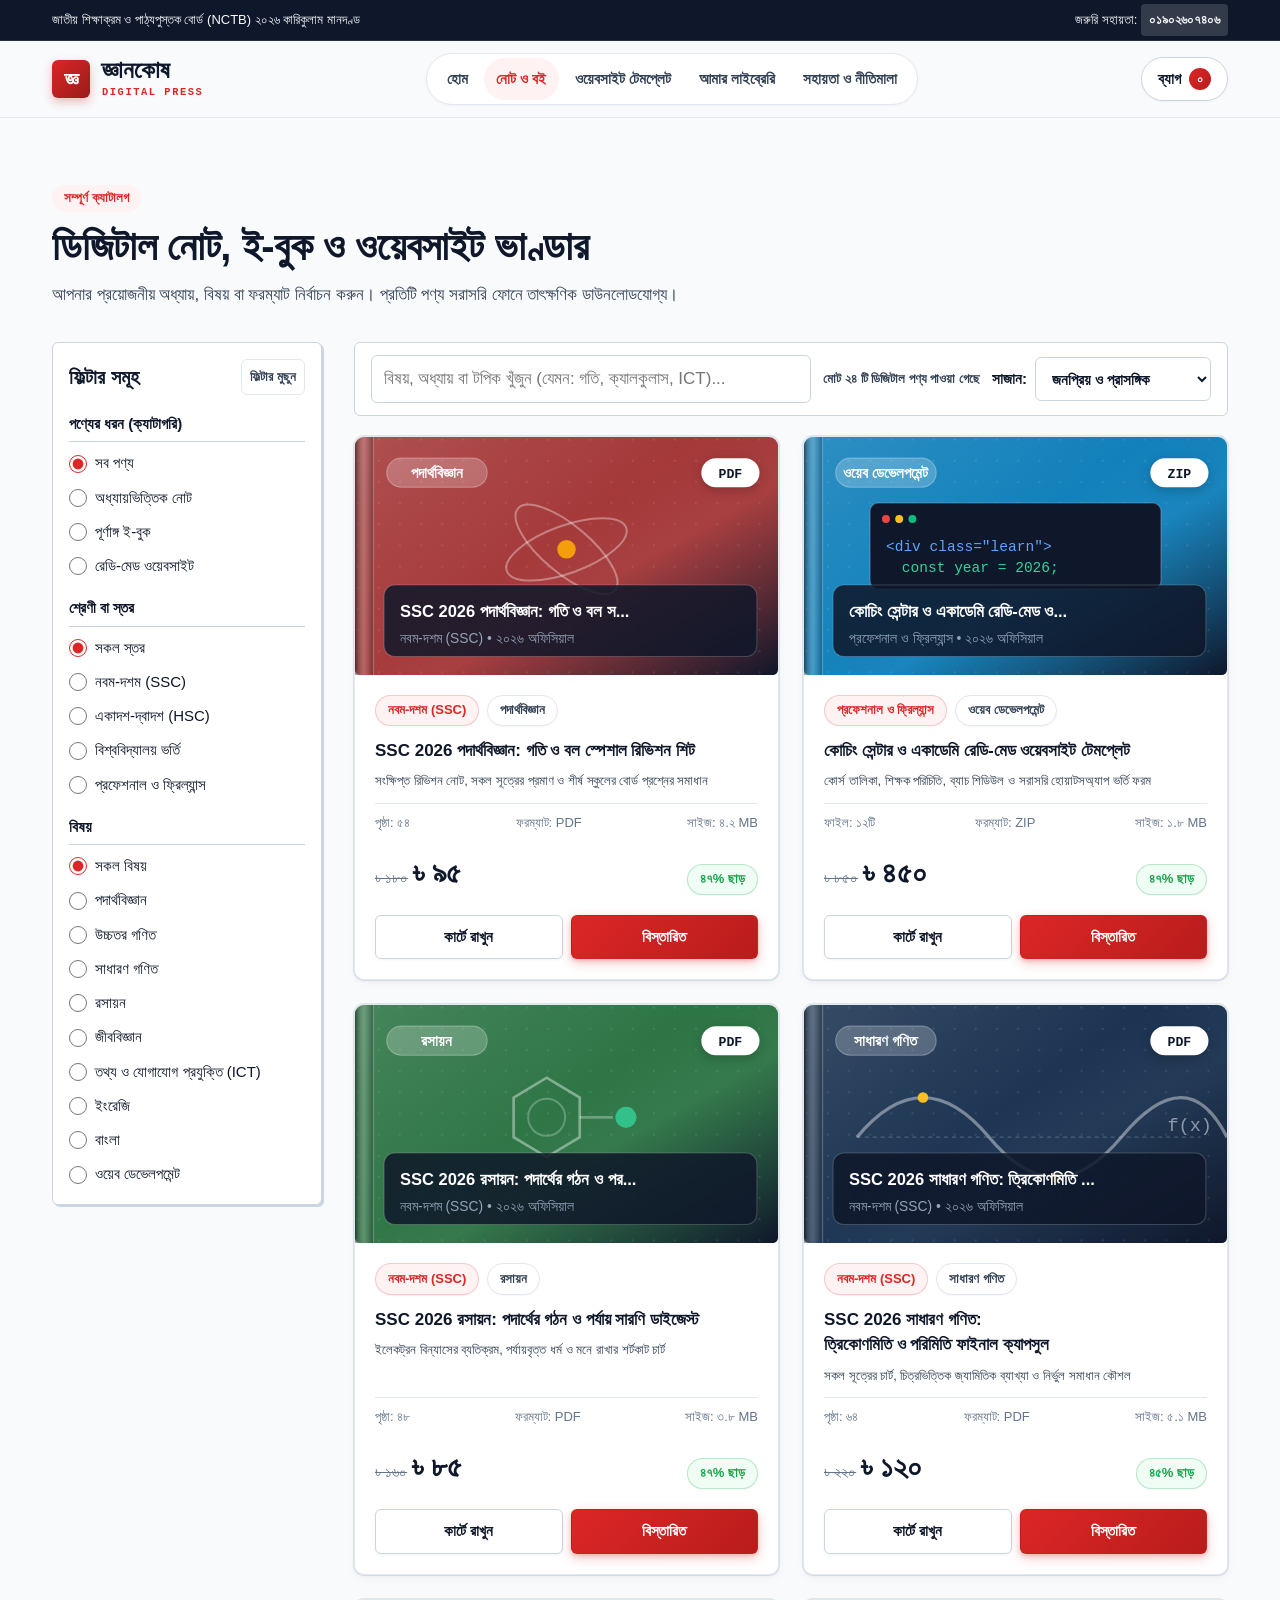
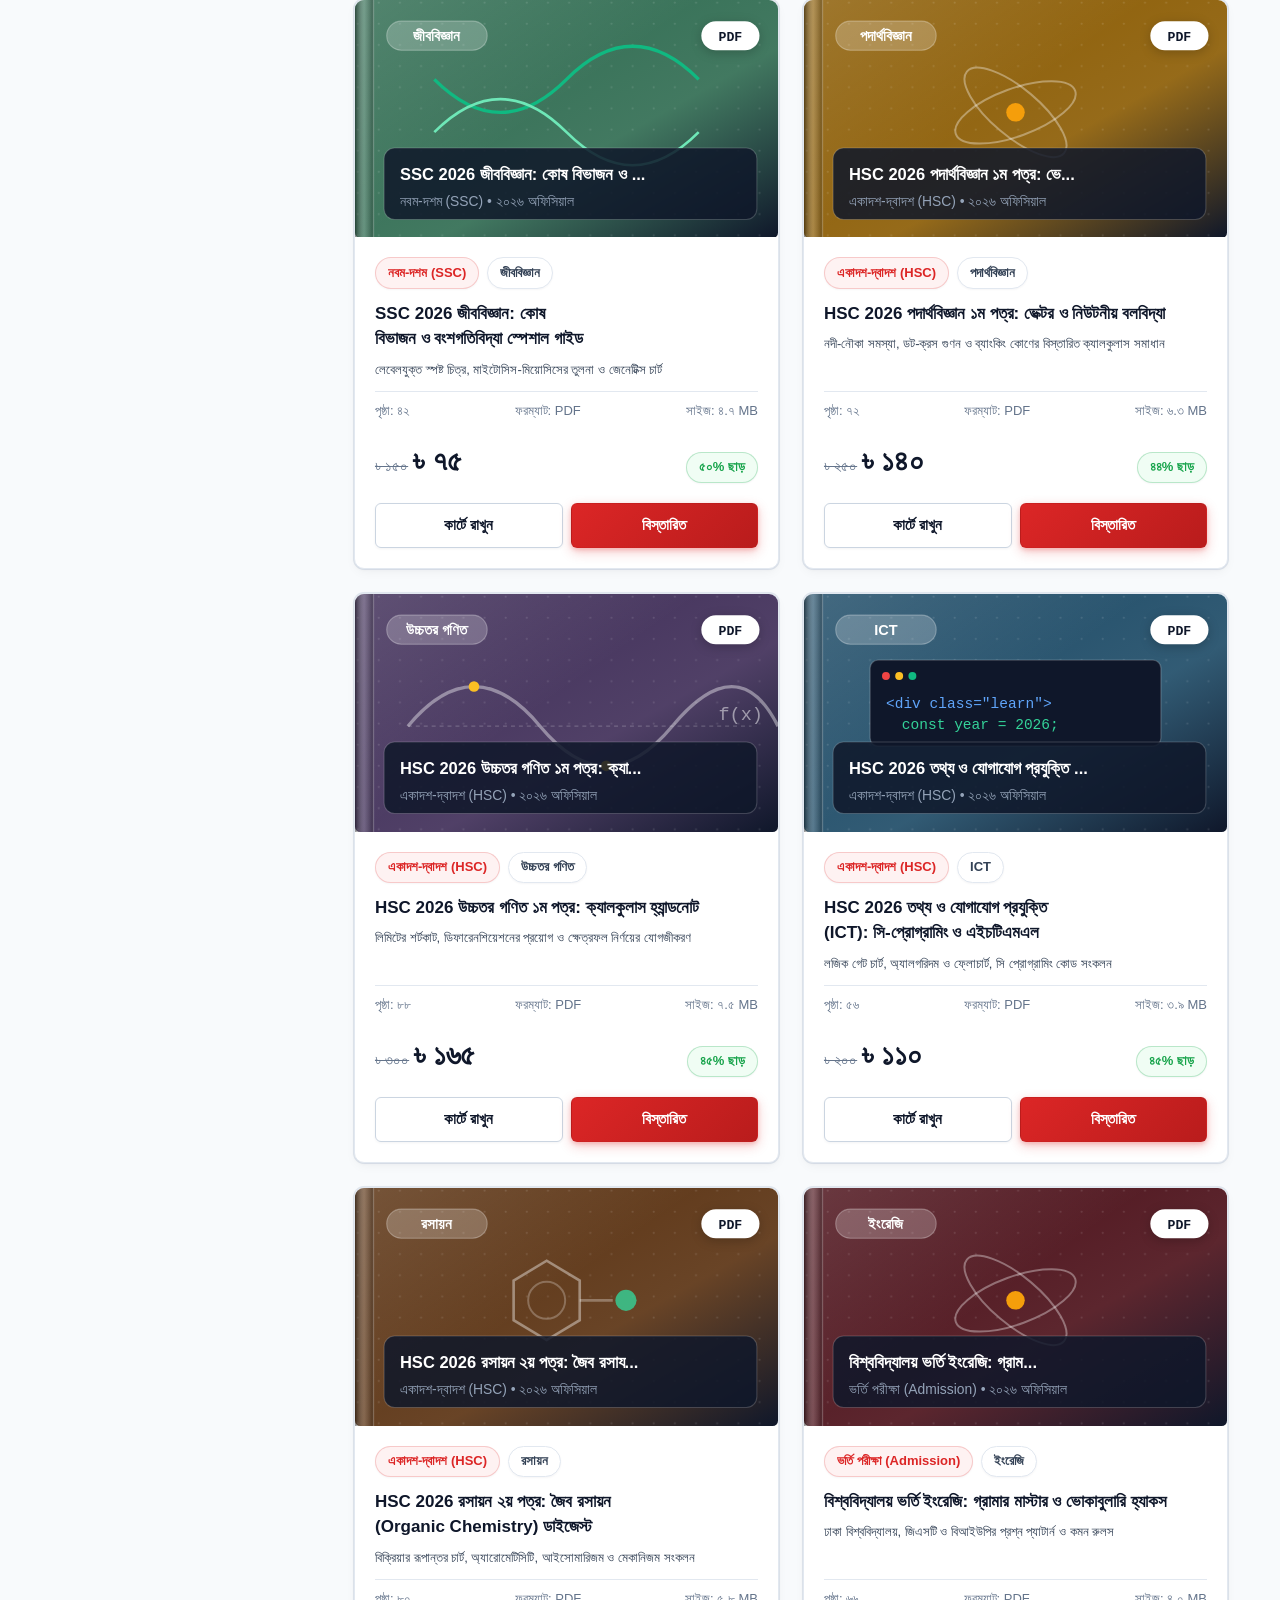
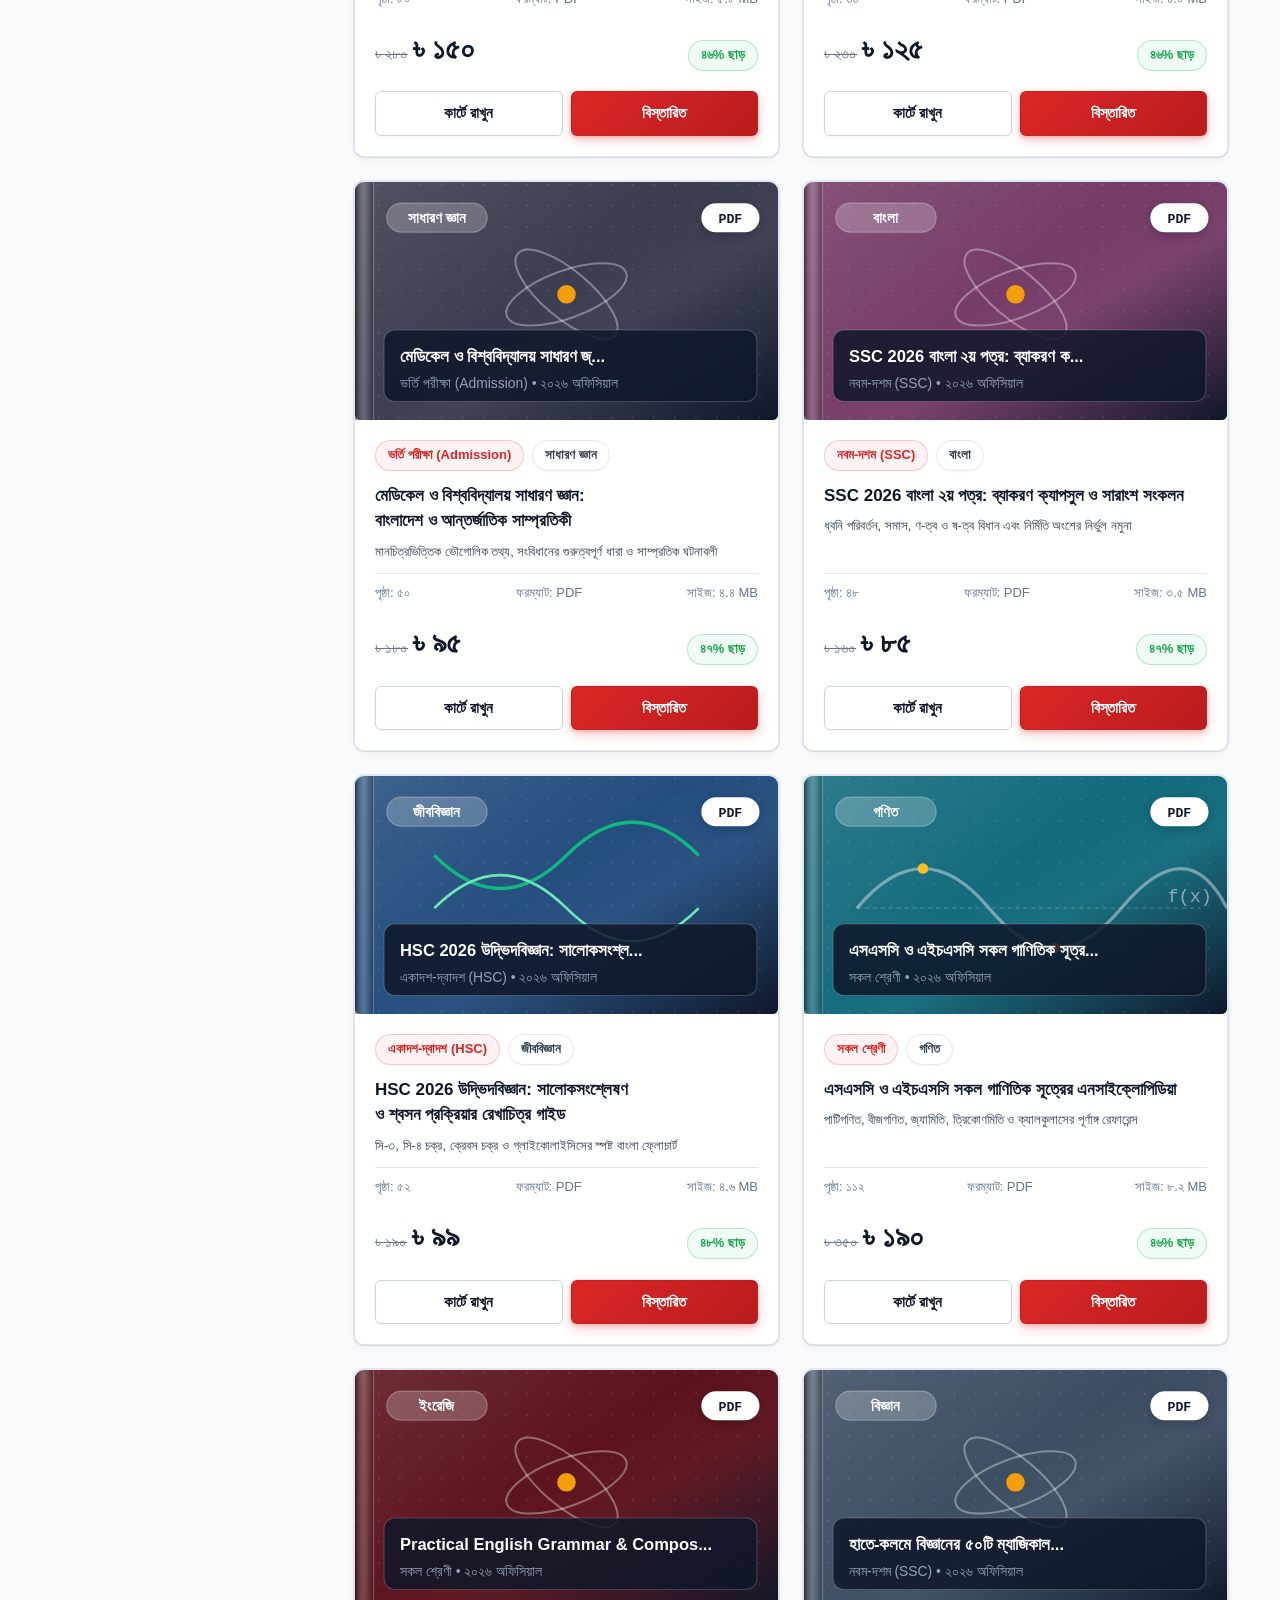
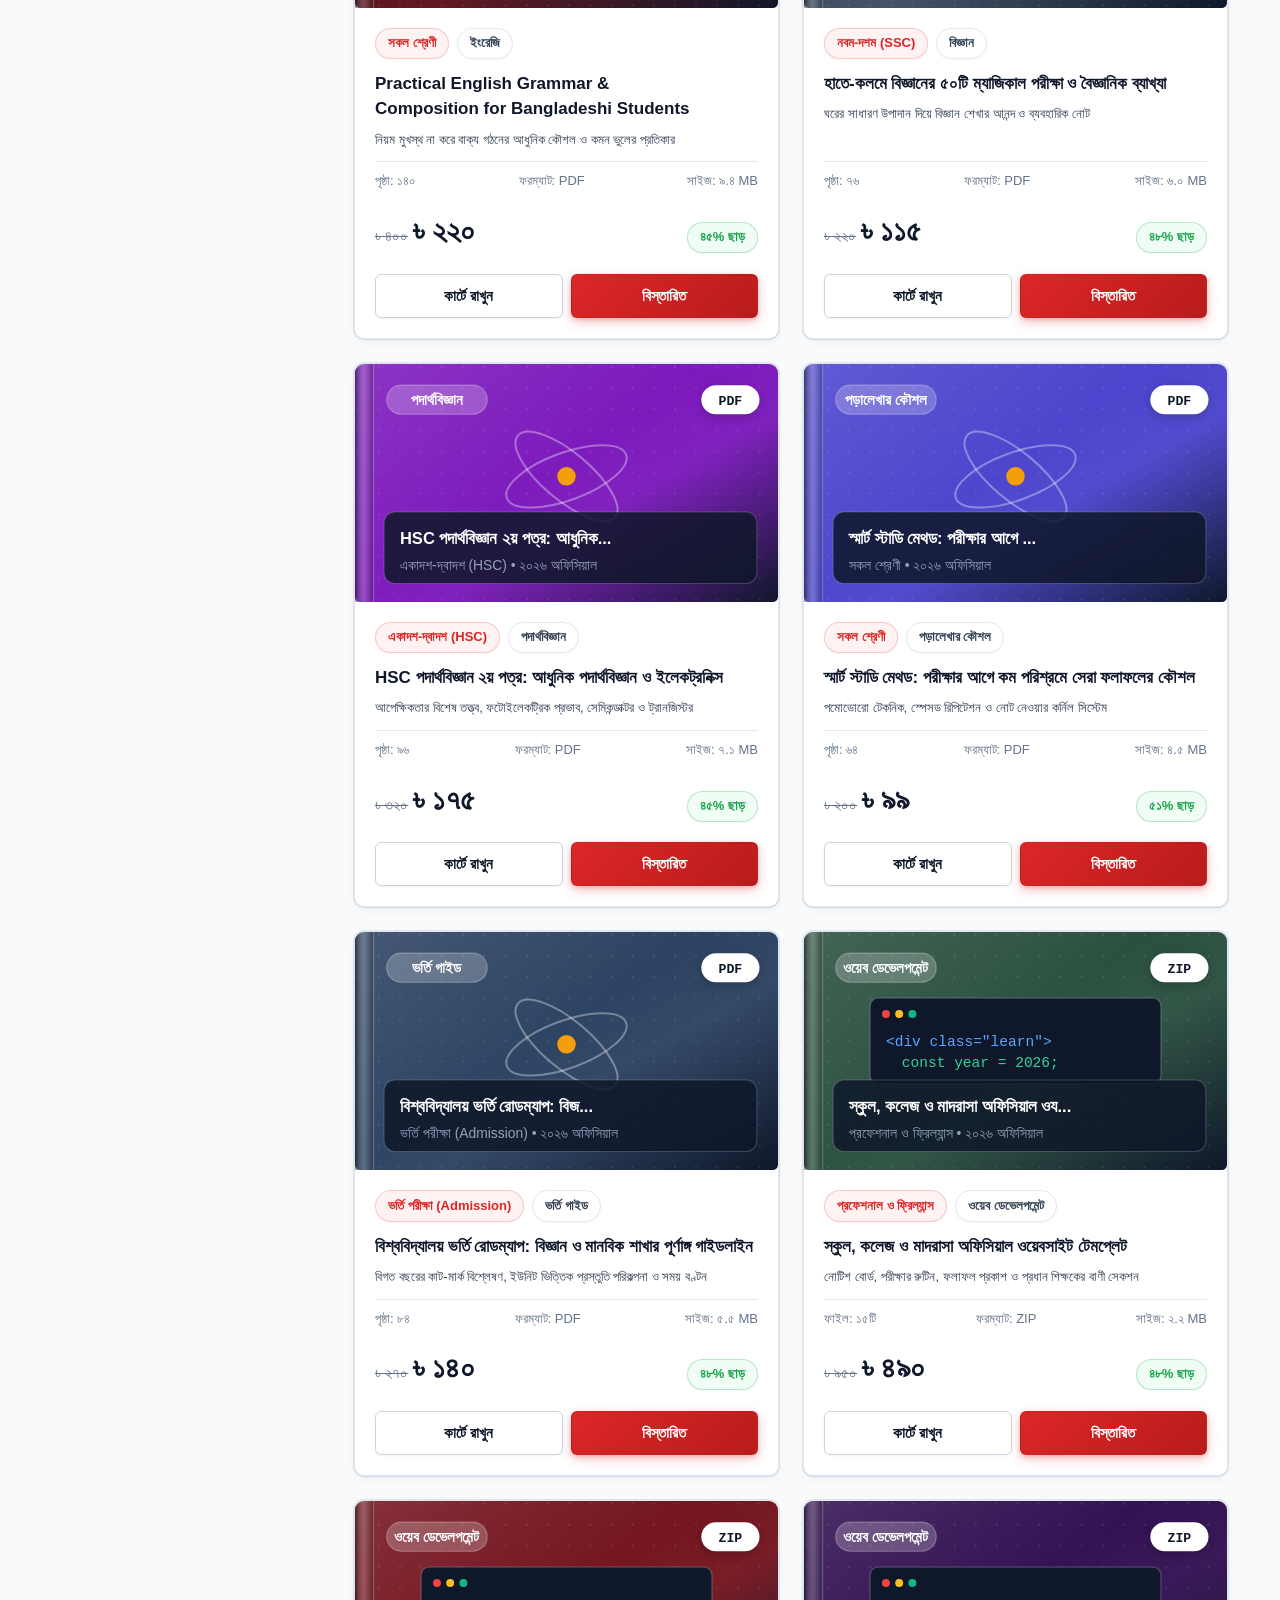
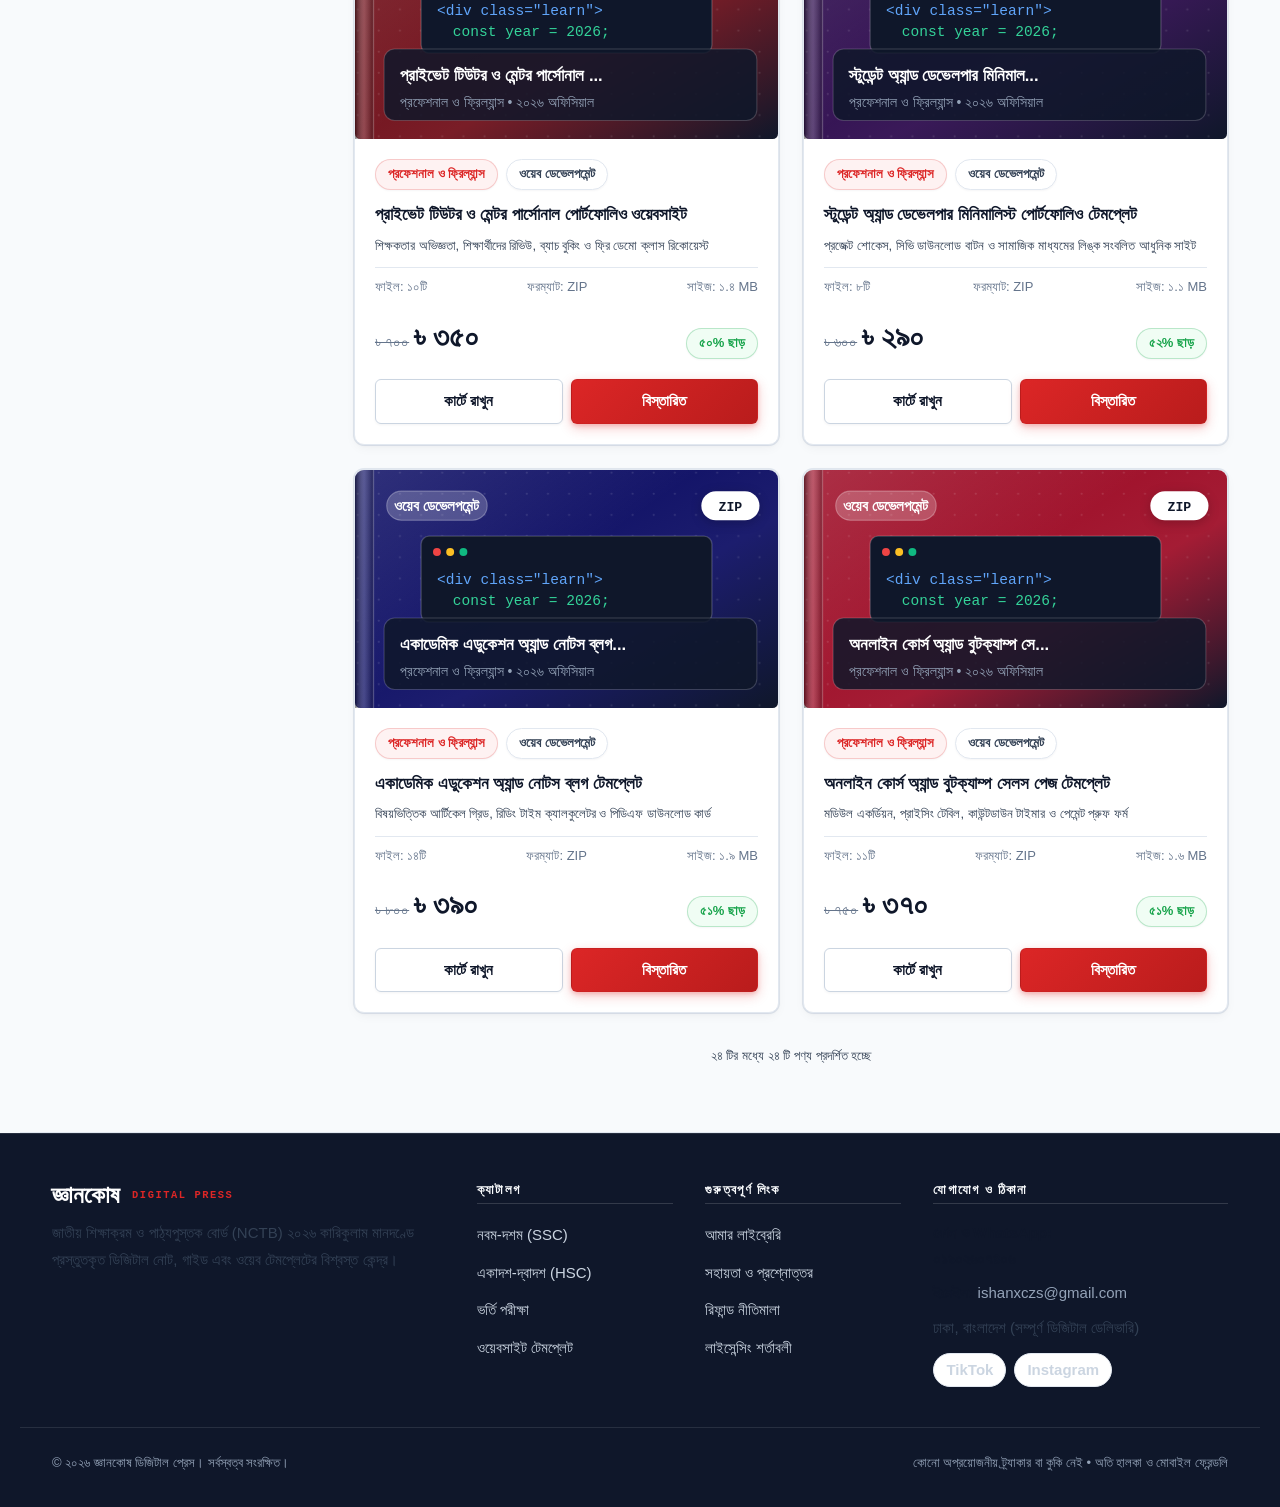
<file: checkout.html>
<!DOCTYPE html>
<html lang="bn">
<head>
  <meta charset="utf-8">
  <meta name="viewport" content="width=device-width, initial-scale=1.0">
  <title>নিরাপদ চেকআউট — জ্ঞানকোষ ডিজিটাল প্রেস</title>
  <meta name="description" content="নিরাপদ মোবাইল চেকআউট। যোগাযোগ তথ্য ও পেমেন্ট TrxID প্রদান করে তাৎক্ষণিক ডাউনলোড লিংক সংগ্রহ করুন।">
  <link rel="stylesheet" href="css/tokens.css">
  <link rel="stylesheet" href="css/reset.css">
  <link rel="stylesheet" href="css/layout.css">
  <link rel="stylesheet" href="css/components.css">
  <style>
    .checkout-layout {
      display: grid;
      grid-template-columns: 1fr;
      gap: var(--space-8);
      margin-top: var(--space-6);
    }

    @media (min-width: 900px) {
      .checkout-layout {
        grid-template-columns: 1.25fr 0.75fr;
        gap: var(--space-10);
        align-items: start;
      }
    }

    .checkout-form-card {
      background-color: var(--paper-surface);
      border: 1px solid var(--rule-sand);
      box-shadow: 2px 2px 0 var(--rule-sand);
      border-radius: var(--radius-sm);
      padding: var(--space-6);
      margin-bottom: var(--space-6);
    }

    /* Mobile Wallet Payment Instructions Box */
    .wallet-instructions-box {
      background-color: var(--paper-dark);
      border: 1px solid var(--carbon-ink);
      border-radius: var(--radius-sm);
      padding: var(--space-4);
      margin: var(--space-4) 0;
    }

    .account-highlight-card {
      background: var(--paper-surface);
      border: 2px solid var(--seal-crimson);
      padding: var(--space-3) var(--space-4);
      border-radius: var(--radius-sm);
      text-align: center;
      margin: var(--space-3) 0;
    }

    .order-sidebar-card {
      background-color: var(--paper-surface);
      border: 1px solid var(--carbon-ink);
      box-shadow: 4px 4px 0 var(--carbon-ink);
      border-radius: var(--radius-sm);
      padding: var(--space-6);
    }

    @media (min-width: 900px) {
      .order-sidebar-card {
        position: sticky;
        top: 100px;
      }
    }

    .order-item-mini {
      display: flex;
      justify-content: space-between;
      align-items: center;
      gap: var(--space-2);
      padding: var(--space-2) 0;
      border-bottom: 1px dashed var(--rule-sand);
      font-size: var(--text-xs);
    }
  </style>
  <link rel="icon" type="image/svg+xml" href="favicon.svg">
  <meta property="og:site_name" content="জ্ঞানকোষ ডিজিটাল প্রেস">
  <meta property="og:type" content="website">
  <meta property="og:locale" content="bn_BD">
</head>
<body>
  <a href="#checkout-main" class="skip-link">মূল চেকআউট ফর্মে চলে যান</a>

  <aside class="top-notice-bar" aria-label="জরুরি তথ্য বার">
    <div class="container" style="display:flex; justify-content:space-between; align-items:center; width:100%;">
      <span>জাতীয় শিক্ষাক্রম ও পাঠ্যপুস্তক বোর্ড (NCTB) ২০২৬ কারিকুলাম মানদণ্ড</span>
      <span>জরুরি সহায়তা: <a href="tel:01902607406">০১৯০২৬০৭৪০৬</a></span>
    </div>
  </aside>

  <header class="site-header" role="banner">
    <div class="container header-main">
      <a href="index.html" class="brand-wordmark" aria-label="জ্ঞানকোষ ডিজিটাল প্রেস হোমপেজ">
        <span class="brand-emblem" aria-hidden="true">জ্ঞ</span>
        <span class="brand-title-wrap">
          <span class="brand-title">জ্ঞানকোষ</span>
          <span class="brand-subtitle">DIGITAL PRESS</span>
        </span>
      </a>

      <nav class="nav-desktop" aria-label="প্রধান নেভিগেশন">
        <a href="index.html">হোম</a>
        <a href="shop.html">নোট ও বই</a>
        <a href="shop.html?category=websites">ওয়েবসাইট টেমপ্লেট</a>
        <a href="library.html">আমার লাইব্রেরি</a>
        <a href="support.html">সহায়তা ও নীতিমালা</a>
      </nav>

      <div class="header-actions">
        <a href="cart.html" class="cart-header-btn" aria-label="শপিং ব্যাগে যান">
          <span>ব্যাগ</span>
          <span class="cart-badge-count" aria-live="polite">০</span>
        </a>
      </div>
    </div>
  </header>

  <main id="checkout-main" class="container section">
    <div class="section-header">
      <span class="section-eyebrow">নিরাপদ চেকআউট</span>
      <h1 class="section-title">অর্ডার নিশ্চিতকরণ ও পেমেন্ট তথ্য</h1>
      <p class="section-subtitle">আপনার যোগাযোগ তথ্য এবং মোবাইল ওয়ালেট TrxID প্রদান করে সরাসরি ডাউনলোড আনলক করুন।</p>
    </div>

    <form id="checkoutForm" onsubmit="handleCheckoutSubmit(event);" novalidate>
      <div class="checkout-layout">
        <!-- Form Left Column: Contact + Wallet Guide -->
        <div class="checkout-main-col">
          <!-- Step 1: Customer Contact Details -->
          <div class="checkout-form-card">
            <h2 style="font-size:var(--text-md); margin-bottom:var(--space-2); color:var(--carbon-ink); border-bottom:1px solid var(--rule-sand); padding-bottom:var(--space-2);">
              ১. আপনার যোগাযোগ তথ্য
            </h2>
            <p style="font-size:var(--text-xs); color:var(--slate-ink); margin-bottom:var(--space-4);">
              ডাউনলোড লিংক ব্যাকআপ ও জরুরি মেসেজের জন্য সঠিক মোবাইল নম্বর ও ইমেইল প্রদান করুন:
            </p>

            <div class="form-group" id="groupName">
              <label class="form-label" for="custName">আপনার পুরো নাম <span class="required">*</span></label>
              <input type="text" id="custName" class="input-control" placeholder="যেমন: তানভীর আহমেদ" required>
              <span class="form-error-msg" id="errName">অনুগ্রহ করে আপনার পুরো নাম লিখুন।</span>
            </div>

            <div class="grid-2">
              <div class="form-group" id="groupPhone">
                <label class="form-label" for="custPhone">সক্রিয় মোবাইল নম্বর <span class="required">*</span></label>
                <input type="tel" id="custPhone" class="input-control" placeholder="০১৭XXXXXXXX" required>
                <span class="form-error-msg" id="errPhone">১১ ডিজিটের সঠিক মোবাইল নম্বর লিখুন (যেমন: ০১৭XXXXXXXX)।</span>
              </div>

              <div class="form-group" id="groupEmail">
                <label class="form-label" for="custEmail">ইমেইল এড্রেস <span class="required">*</span></label>
                <input type="email" id="custEmail" class="input-control" placeholder="example@gmail.com" required>
                <span class="form-error-msg" id="errEmail">সঠিক ইমেইল ঠিকানা প্রদান করুন।</span>
              </div>
            </div>
          </div>

          <!-- Step 2: Payment Method & Mobile Wallet Guide -->
          <div class="checkout-form-card">
            <h2 style="font-size:var(--text-md); margin-bottom:var(--space-2); color:var(--carbon-ink); border-bottom:1px solid var(--rule-sand); padding-bottom:var(--space-2);">
              ২. মূল্য পরিশোধের পদ্ধতি (মোবাইল ওয়ালেট)
            </h2>

            <div class="wallet-instructions-box">
              <p style="font-size:var(--text-xs); font-weight:700; color:var(--carbon-ink); margin-bottom:var(--space-2);">
                স্টেপ-বাই-স্টেপ পেমেন্ট নির্দেশিকা:
              </p>
              <ol style="font-size:var(--text-xs); color:var(--slate-ink); line-height:1.7; padding-left:var(--space-4); margin-bottom:var(--space-3); list-style:decimal;">
                <li>আপনার বিকাশ, নগদ বা রকেট মোবাইল অ্যাপ খুলুন অথবা ইউএসএসডি কোড ডায়াল করুন।</li>
                <li>নিচে প্রদর্শিত নম্বরে <strong>Send Money</strong> অপশন নির্বাচন করে নির্ধারিত সর্বমোট টাকা পাঠান।</li>
                <li>লেনদেন সফল হলে প্রাপ্ত ফিরতি এসএমএস থেকে <strong>Transaction ID (TrxID)</strong> কপি করুন।</li>
                <li>নিচের বক্সে আপনার প্রেরক নম্বর ও TrxID লিখে 'অর্ডার নিশ্চিত করুন' বাটনে ক্লিক করুন।</li>
              </ol>

              <!-- Modern Account Highlight FinTech Card -->
              <div class="account-highlight-card" style="background:#FFFFFF; border:2px solid var(--seal-crimson); padding:var(--space-4); border-radius:var(--radius-md); box-shadow:0 4px 15px rgba(220,38,38,0.12); margin:var(--space-4) 0;">
                <div style="display:flex; justify-content:space-between; align-items:center; flex-wrap:wrap; gap:var(--space-2); margin-bottom:var(--space-2);">
                  <span style="font-size:var(--text-xs); color:var(--slate-ink); font-weight:700;">মোবাইল ওয়ালেট নম্বর (Send Money):</span>
                  <span class="badge badge-crimson">সরাসরি ওয়ালেট পেমেন্ট</span>
                </div>
                <div style="display:flex; align-items:center; justify-content:space-between; flex-wrap:wrap; gap:var(--space-3); background:var(--paper-subtle); padding:var(--space-2) var(--space-4); border-radius:var(--radius-sm); border:1px solid var(--rule-sand-subtle);">
                  <span class="font-mono" id="walletNumDisp" style="font-size:var(--text-xl); font-weight:800; color:var(--carbon-ink); letter-spacing:0.05em;">০১৯৯২২৯৩৪৫১</span>
                  <button type="button" class="btn btn-secondary" onclick="copyWalletNumber(this);" style="min-height:34px; padding:2px 12px; font-size:var(--text-xs); border-radius:var(--radius-full);">
                    📋 নম্বর কপি করুন
                  </button>
                </div>
                <div style="display:flex; gap:var(--space-2); margin-top:var(--space-2); font-size:0.6875rem; color:var(--faint-ink);">
                  <span>✓ বিকাশ</span> • <span>✓ নগদ</span> • <span>✓ রকেট</span> • <span>✓ ২৪/৭ সক্রিয়</span>
                </div>
              </div>

              <p style="font-size:var(--text-xs); color:var(--slate-ink); margin:0;">
                <em>(নোট: চেকআউট সম্পূর্ণ সিমুলেটেড। সঠিক ফরমেটের TrxID সাবমিট করলেই স্ক্রিনে সাথে সাথে ডাউনলোড শুরু হবে এবং আপনার ডিভাইসের লাইব্রেরিতে যুক্ত হবে।)</em>
              </p>
            </div>

            <!-- Transaction Input Fields -->
            <div class="grid-2" style="margin-top:var(--space-4);">
              <div class="form-group" id="groupSender">
                <label class="form-label" for="senderWallet">যে নম্বর থেকে টাকা পাঠিয়েছেন <span class="required">*</span></label>
                <input type="tel" id="senderWallet" class="input-control" placeholder="০১৭XXXXXXXX" required>
                <span class="form-error-msg" id="errSender">টাকা পাঠানোর নম্বরটি প্রদান করুন।</span>
              </div>

              <div class="form-group" id="groupTrxId">
                <label class="form-label" for="trxId">Transaction ID (TrxID) <span class="required">*</span></label>
                <input type="text" id="trxId" class="input-control" placeholder="যেমন: 8N7A6B5C4D" style="text-transform:uppercase;" required>
                <span class="form-error-msg" id="errTrxId">সঠিক Transaction ID লিখুন (কমপক্ষে ৮ অক্ষর)।</span>
              </div>
            </div>

            <!-- Terms Agreement Checkbox -->
            <div class="form-group" id="groupTerms" style="margin-top:var(--space-3);">
              <label class="filter-label-chip" style="font-size:var(--text-xs); line-height:1.5;">
                <input type="checkbox" id="agreeTerms" required>
                <span>আমি জ্ঞানকোষ ডিজিটাল প্রেসের <a href="support.html#refund" target="_blank">ডাউনলোড ও রিফান্ড নীতিমালার</a> সাথে একমত পোষণ করছি।</span>
              </label>
              <span class="form-error-msg" id="errTerms">অর্ডার নিশ্চিত করতে ডাউনলোড ও রিফান্ড নীতিমালায় টিক দিন।</span>
            </div>
          </div>
        </div>

        <!-- Sidebar Right Column: Order Summary -->
        <aside class="order-sidebar-card" aria-label="অর্ডার সংক্ষেপ">
          <h2 style="font-size:var(--text-md); margin-bottom:var(--space-3); color:var(--carbon-ink); border-bottom:1px solid var(--rule-sand); padding-bottom:var(--space-2);">
            অর্ডার সংক্ষেপ
          </h2>

          <div id="checkoutItemsList" style="margin-bottom:var(--space-4);">
            <!-- Populated by JS -->
          </div>

          <div class="summary-line">
            <span>পণ্য মূল্য:</span>
            <span id="checkoutSubtotal" style="font-weight:700;">৳ ০</span>
          </div>

          <div class="summary-line" id="checkoutCouponRow" style="display:none; color:var(--success-forest);">
            <span>কুপন ডিসকাউন্ট:</span>
            <span id="checkoutCouponDiscount" style="font-weight:700;">- ৳ ০</span>
          </div>

          <div class="summary-line">
            <span>ডেলিভারি চার্জ:</span>
            <span style="font-weight:700; color:var(--success-forest);">৳ ০ (ডিজিটাল ডেলিভারি)</span>
          </div>

          <div class="summary-total">
            <span>মোট প্রদেয় মূল্য:</span>
            <span id="checkoutFinalTotal" style="color:var(--seal-crimson); font-size:var(--text-2xl);">৳ ০</span>
          </div>

          <button type="submit" class="btn btn-primary btn-block" id="btnConfirmOrder" style="margin-top:var(--space-6); font-size:var(--text-md); padding:var(--space-3);">
            অর্ডার নিশ্চিত করুন
          </button>

          <p style="font-size:var(--text-xs); color:var(--slate-ink); margin-top:var(--space-3); text-align:center; line-height:1.5;">
            🔒 অর্ডার নিশ্চিত হওয়ার পরপরই সরাসরি ডাউনলোড বাটন প্রদর্শিত হবে।
          </p>
        </aside>
      </div>
    </form>
  </main>

  <footer class="site-footer" role="contentinfo">
    <div class="container footer-grid">
      <div class="footer-col">
        <a href="index.html" class="brand-wordmark" style="margin-bottom:var(--space-3);">
          <span class="brand-title">জ্ঞানকোষ</span>
          <span class="brand-subtitle">DIGITAL PRESS</span>
        </a>
        <p style="font-size:var(--text-sm); color:var(--slate-ink);">
          জাতীয় শিক্ষাক্রম ও পাঠ্যপুস্তক বোর্ড (NCTB) ২০২৬ কারিকুলাম মানদণ্ডে প্রস্তুতকৃত ডিজিটাল নোট, গাইড এবং ওয়েব টেমপ্লেটের বিশ্বস্ত কেন্দ্র।
        </p>
      </div>
      <div class="footer-col">
        <h3 class="footer-heading">ক্যাটালগ</h3>
        <ul>
          <li><a href="shop.html?class=ssc">নবম-দশম (SSC)</a></li>
          <li><a href="shop.html?class=hsc">একাদশ-দ্বাদশ (HSC)</a></li>
          <li><a href="shop.html?class=admission">ভর্তি পরীক্ষা</a></li>
          <li><a href="shop.html?category=websites">ওয়েবসাইট টেমপ্লেট</a></li>
        </ul>
      </div>
      <div class="footer-col">
        <h3 class="footer-heading">গুরুত্বপূর্ণ লিংক</h3>
        <ul>
          <li><a href="library.html">আমার লাইব্রেরি</a></li>
          <li><a href="support.html">সহায়তা ও প্রশ্নোত্তর</a></li>
          <li><a href="support.html#refund">রিফান্ড নীতিমালা</a></li>
          <li><a href="support.html#license">লাইসেন্সিং শর্তাবলী</a></li>
        </ul>
      </div>
      <div class="footer-col">
        <h3 class="footer-heading">যোগাযোগ ও ঠিকানা</h3>
        <p style="font-size:var(--text-sm); margin-bottom:var(--space-2);">
          <strong>ফোন ও WhatsApp:</strong><br>
          <a href="https://wa.me/8801902607406" style="color:var(--carbon-ink); font-weight:700;">০১৯০২৬০৭৪০৬</a>
        </p>
        <p style="font-size:var(--text-sm); margin-bottom:var(--space-2);">
          <strong>ইমেইল:</strong> ishanxczs@gmail.com
        </p>
        <p style="font-size:var(--text-sm); color:var(--slate-ink);">
          ঢাকা, বাংলাদেশ (সম্পূর্ণ ডিজিটাল ডেলিভারি)
        </p>
        <div style="margin-top:var(--space-3); display:flex; gap:var(--space-2);">
          <a href="https://www.tiktok.com/@its_ishan_17?_r=1&_t=ZS-9BT1d8s78pp" target="_blank" rel="noopener noreferrer" class="badge" aria-label="TikTok প্রোফাইল">TikTok</a>
          <a href="https://www.instagram.com/ishanxczs26?avpt=c2IxeW9yY2x2ejlz" target="_blank" rel="noopener noreferrer" class="badge" aria-label="Instagram প্রোফাইল">Instagram</a>
        </div>
      </div>
    </div>
    <div class="container footer-bottom">
      <span>© ২০২৬ জ্ঞানকোষ ডিজিটাল প্রেস। সর্বস্বত্ব সংরক্ষিত।</span>
      <span>কোনো অপ্রয়োজনীয় ট্র্যাকার বা কুকি নেই • অতি হালকা ও মোবাইল ফ্রেন্ডলি</span>
    </div>
  </footer>

  <script src="js/store-config.js"></script>
  <script src="js/store-data.js"></script>
  <script src="js/store-engine.js"></script>
  <script>
    function renderCheckoutSummary() {
      var cart = StoreEngine.getCart();
      if (cart.length === 0) {
        // Redirect to shop if empty
        window.location.href = 'shop.html';
        return;
      }

      var itemsList = document.getElementById('checkoutItemsList');
      var html = '';
      for (var i = 0; i < cart.length; i++) {
        var it = cart[i];
        html += [
          '<div class="order-item-mini">',
          '  <div>',
          '    <strong>' + it.title + '</strong><br>',
          '    <span style="color:var(--slate-ink);">' + it.classLabel + ' • ' + it.format + '</span>',
          '  </div>',
          '  <span style="font-weight:700; white-space:nowrap;">' + StoreEngine.formatPrice(it.priceSale) + '</span>',
          '</div>'
        ].join('\n');
      }
      itemsList.innerHTML = html;

      var subtotal = StoreEngine.getCartSubtotal();
      var couponDiscount = StoreEngine.getCouponDiscount();
      var finalTotal = StoreEngine.getCartFinalTotal();

      document.getElementById('checkoutSubtotal').textContent = StoreEngine.formatPrice(subtotal);
      document.getElementById('checkoutFinalTotal').textContent = StoreEngine.formatPrice(finalTotal);

      var couponRow = document.getElementById('checkoutCouponRow');
      if (couponDiscount > 0) {
        couponRow.style.display = 'flex';
        document.getElementById('checkoutCouponDiscount').textContent = '- ' + StoreEngine.formatPrice(couponDiscount);
      } else {
        couponRow.style.display = 'none';
      }

      document.getElementById('btnConfirmOrder').textContent = 'অর্ডার নিশ্চিত করুন (' + StoreEngine.formatPrice(finalTotal) + ')';
    }

    function handleCheckoutSubmit(e) {
      e.preventDefault();

      var nameInput = document.getElementById('custName');
      var phoneInput = document.getElementById('custPhone');
      var emailInput = document.getElementById('custEmail');
      var senderInput = document.getElementById('senderWallet');
      var trxInput = document.getElementById('trxId');
      var termsInput = document.getElementById('agreeTerms');

      var isValid = true;

      // Validate Name
      if (!nameInput.value.trim()) {
        document.getElementById('groupName').classList.add('has-error');
        isValid = false;
      } else {
        document.getElementById('groupName').classList.remove('has-error');
      }

      // Validate Phone (11 digits roughly)
      var phoneRegex = /^01[3-9]\d{8}$/;
      var cleanPhone = phoneInput.value.replace(/[^0-9]/g, '');
      if (!phoneRegex.test(cleanPhone)) {
        document.getElementById('groupPhone').classList.add('has-error');
        isValid = false;
      } else {
        document.getElementById('groupPhone').classList.remove('has-error');
      }

      // Validate Email
      var emailRegex = /^[^\s@]+@[^\s@]+\.[^\s@]+$/;
      if (!emailRegex.test(emailInput.value.trim())) {
        document.getElementById('groupEmail').classList.add('has-error');
        isValid = false;
      } else {
        document.getElementById('groupEmail').classList.remove('has-error');
      }

      // Validate Sender Wallet
      if (!senderInput.value.trim()) {
        document.getElementById('groupSender').classList.add('has-error');
        isValid = false;
      } else {
        document.getElementById('groupSender').classList.remove('has-error');
      }

      // Validate TrxID (at least 6-8 chars)
      var cleanTrx = trxInput.value.trim();
      if (cleanTrx.length < 6) {
        document.getElementById('groupTrxId').classList.add('has-error');
        isValid = false;
      } else {
        document.getElementById('groupTrxId').classList.remove('has-error');
      }

      // Validate Terms Checkbox
      if (!termsInput.checked) {
        document.getElementById('groupTerms').classList.add('has-error');
        isValid = false;
      } else {
        document.getElementById('groupTerms').classList.remove('has-error');
      }

      if (!isValid) {
        StoreEngine.showToast('অনুগ্রহ করে লাল চিহ্নিত ঘরগুলো সঠিকভাবে পূরণ করুন।', 'error');
        return;
      }

      // Create Order Record
      var cart = StoreEngine.getCart();
      var orderId = 'GKP-' + Math.floor(100000 + Math.random() * 900000);
      var orderData = {
        orderId: orderId,
        date: new Date().toLocaleDateString('bn-BD', { year: 'numeric', month: 'long', day: 'numeric' }),
        customerName: nameInput.value.trim(),
        customerPhone: phoneInput.value.trim(),
        customerEmail: emailInput.value.trim(),
        senderWallet: senderInput.value.trim(),
        trxId: cleanTrx.toUpperCase(),
        items: cart,
        totalPaid: StoreEngine.getCartFinalTotal()
      };

      // Record in device persistent library
      StoreEngine.recordPurchase(orderData);

      // Store current order for confirmation receipt display
      StoreEngine.storage.set('gkp_last_order', orderData);

      // Clear Cart
      StoreEngine.clearCart();

      // Navigate to Order Confirmation
      window.location.href = 'order-confirmation.html?orderId=' + orderId;
    }

    function copyWalletNumber(btn) {
      var rawNumber = '01992293451';
      if (navigator.clipboard && navigator.clipboard.writeText) {
        navigator.clipboard.writeText(rawNumber).then(function() {
          showCopySuccess(btn);
        }).catch(function() {
          showCopySuccess(btn);
        });
      } else {
        showCopySuccess(btn);
      }
    }

    function showCopySuccess(btn) {
      if (!btn) return;
      var orig = btn.textContent;
      btn.textContent = '✓ কপি হয়েছে!';
      btn.classList.add('btn-primary');
      btn.classList.remove('btn-secondary');
      setTimeout(function() {
        btn.textContent = orig;
        btn.classList.remove('btn-primary');
        btn.classList.add('btn-secondary');
      }, 2000);
      StoreEngine.showToast('ওয়ালেট নম্বর ০১৯৯২২৯৩৪৫১ ক্লিপবোর্ডে কপি হয়েছে।', 'success');
    }

    document.addEventListener('DOMContentLoaded', function() {
      renderCheckoutSummary();
    });
  </script>
</body>
</html>
</file>
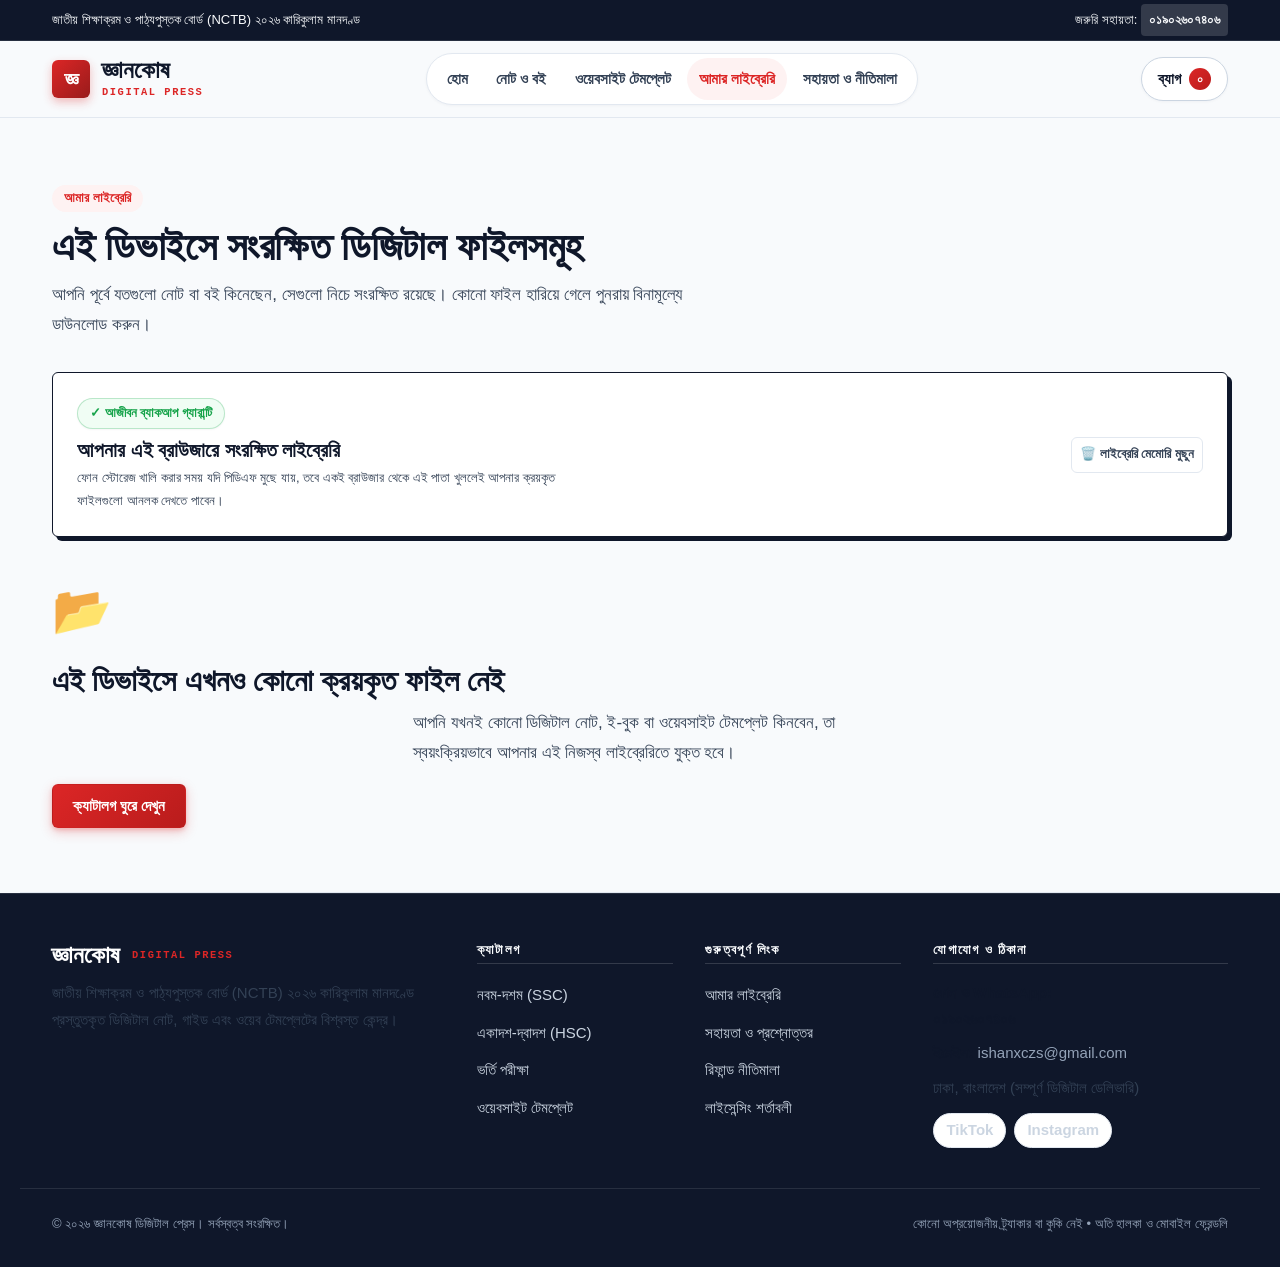
<file: library.html>
<!DOCTYPE html>
<html lang="bn">
<head>
  <meta charset="utf-8">
  <meta name="viewport" content="width=device-width, initial-scale=1.0">
  <title>আমার লাইব্রেরি — জ্ঞানকোষ ডিজিটাল প্রেস</title>
  <meta name="description" content="আপনার ডিভাইসে পূর্বে ক্রয়কৃত সকল ডিজিটাল নোট ও ই-বুক। যেকোনো সময় আজীবন ফ্রিতে পুনরায় ডাউনলোড করুন।">
  <link rel="stylesheet" href="css/tokens.css">
  <link rel="stylesheet" href="css/reset.css">
  <link rel="stylesheet" href="css/layout.css">
  <link rel="stylesheet" href="css/components.css">
  <style>
    .library-banner-card {
      background-color: var(--paper-surface);
      border: 1px solid var(--carbon-ink);
      box-shadow: 4px 4px 0 var(--carbon-ink);
      border-radius: var(--radius-sm);
      padding: var(--space-6);
      margin-bottom: var(--space-8);
      display: flex;
      justify-content: space-between;
      align-items: center;
      gap: var(--space-4);
      flex-wrap: wrap;
    }
  </style>
  <link rel="icon" type="image/svg+xml" href="favicon.svg">
  <meta property="og:site_name" content="জ্ঞানকোষ ডিজিটাল প্রেস">
  <meta property="og:type" content="website">
  <meta property="og:locale" content="bn_BD">
</head>
<body>
  <a href="#library-main" class="skip-link">মূল লাইব্রেরিতে চলে যান</a>

  <aside class="top-notice-bar" aria-label="জরুরি তথ্য বার">
    <div class="container" style="display:flex; justify-content:space-between; align-items:center; width:100%;">
      <span>জাতীয় শিক্ষাক্রম ও পাঠ্যপুস্তক বোর্ড (NCTB) ২০২৬ কারিকুলাম মানদণ্ড</span>
      <span>জরুরি সহায়তা: <a href="tel:01902607406">০১৯০২৬০৭৪০৬</a></span>
    </div>
  </aside>

  <header class="site-header" role="banner">
    <div class="container header-main">
      <a href="index.html" class="brand-wordmark" aria-label="জ্ঞানকোষ ডিজিটাল প্রেস হোমপেজ">
        <span class="brand-emblem" aria-hidden="true">জ্ঞ</span>
        <span class="brand-title-wrap">
          <span class="brand-title">জ্ঞানকোষ</span>
          <span class="brand-subtitle">DIGITAL PRESS</span>
        </span>
      </a>

      <nav class="nav-desktop" aria-label="প্রধান নেভিগেশন">
        <a href="index.html">হোম</a>
        <a href="shop.html">নোট ও বই</a>
        <a href="shop.html?category=websites">ওয়েবসাইট টেমপ্লেট</a>
        <a href="library.html" class="active" aria-current="page">আমার লাইব্রেরি</a>
        <a href="support.html">সহায়তা ও নীতিমালা</a>
      </nav>

      <div class="header-actions">
        <a href="cart.html" class="cart-header-btn" aria-label="শপিং ব্যাগে যান">
          <span>ব্যাগ</span>
          <span class="cart-badge-count" aria-live="polite">০</span>
        </a>
        <button class="mobile-nav-toggle" id="mobileMenuBtn" aria-label="মেনু খুলুন" aria-expanded="false">
          ☰
        </button>
      </div>
    </div>
  </header>

  <!-- Mobile Drawer Menu -->
  <div class="mobile-drawer" id="mobileDrawer" role="dialog" aria-modal="true" aria-label="মোবাইল নেভিগেশন মেনু">
    <div class="mobile-drawer-content">
      <button class="mobile-drawer-close" id="mobileDrawerClose" aria-label="মেনু বন্ধ করুন">✕ বন্ধ করুন</button>
      <nav aria-label="মোবাইল লিঙ্কসমূহ">
        <a href="index.html">হোম</a>
        <a href="shop.html">নোট ও বই</a>
        <a href="shop.html?category=websites">ওয়েবসাইট টেমপ্লেট</a>
        <a href="library.html">আমার লাইব্রেরি</a>
        <a href="support.html">সহায়তা ও নীতিমালা</a>
      </nav>
      <div style="margin-top:auto; font-size:var(--text-xs); color:var(--slate-ink);">
        <p>সরাসরি যোগাযোগ: ০১৯০২৬০৭৪০৬</p>
        <p>ঢাকা, বাংলাদেশ (সম্পূর্ণ ডিজিটাল)</p>
      </div>
    </div>
  </div>

  <main id="library-main" class="container section">
    <div class="section-header">
      <span class="section-eyebrow">আমার লাইব্রেরি</span>
      <h1 class="section-title">এই ডিভাইসে সংরক্ষিত ডিজিটাল ফাইলসমূহ</h1>
      <p class="section-subtitle">আপনি পূর্বে যতগুলো নোট বা বই কিনেছেন, সেগুলো নিচে সংরক্ষিত রয়েছে। কোনো ফাইল হারিয়ে গেলে পুনরায় বিনামূল্যে ডাউনলোড করুন।</p>
    </div>

    <!-- Explanation Banner -->
    <div class="library-banner-card">
      <div style="max-width:68ch;">
        <span class="badge badge-forest" style="margin-bottom:var(--space-2);">✓ আজীবন ব্যাকআপ গ্যারান্টি</span>
        <h2 style="font-size:var(--text-md); margin-bottom:var(--space-1); color:var(--carbon-ink);">আপনার এই ব্রাউজারে সংরক্ষিত লাইব্রেরি</h2>
        <p style="font-size:var(--text-xs); color:var(--slate-ink); margin:0;">
          ফোন স্টোরেজ খালি করার সময় যদি পিডিএফ মুছে যায়, তবে একই ব্রাউজার থেকে এই পাতা খুললেই আপনার ক্রয়কৃত ফাইলগুলো আনলক দেখতে পাবেন।
        </p>
      </div>
      <div>
        <button type="button" class="btn btn-subtle" onclick="handleClearLibrary();" style="font-size:var(--text-xs); min-height:36px; padding:2px 8px; color:var(--slate-ink);">
          🗑️ লাইব্রেরি মেমোরি মুছুন
        </button>
      </div>
    </div>

    <!-- Active Library Grid -->
    <div class="grid-catalog" id="libraryGrid">
      <!-- Populated by JS -->
    </div>

    <!-- Empty Library Fallback -->
    <div class="no-results-card" id="emptyLibraryBlock" style="display:none;">
      <div style="font-size:3rem; margin-bottom:var(--space-2);">📂</div>
      <h2 style="font-size:var(--text-xl); margin-bottom:var(--space-2); color:var(--carbon-ink);">এই ডিভাইসে এখনও কোনো ক্রয়কৃত ফাইল নেই</h2>
      <p style="font-size:var(--text-base); color:var(--slate-ink); max-width:48ch; margin:0 auto var(--space-4);">
        আপনি যখনই কোনো ডিজিটাল নোট, ই-বুক বা ওয়েবসাইট টেমপ্লেট কিনবেন, তা স্বয়ংক্রিয়ভাবে আপনার এই নিজস্ব লাইব্রেরিতে যুক্ত হবে।
      </p>
      <a href="shop.html" class="btn btn-primary">ক্যাটালগ ঘুরে দেখুন</a>
    </div>
  </main>

  <footer class="site-footer" role="contentinfo">
    <div class="container footer-grid">
      <div class="footer-col">
        <a href="index.html" class="brand-wordmark" style="margin-bottom:var(--space-3);">
          <span class="brand-title">জ্ঞানকোষ</span>
          <span class="brand-subtitle">DIGITAL PRESS</span>
        </a>
        <p style="font-size:var(--text-sm); color:var(--slate-ink);">
          জাতীয় শিক্ষাক্রম ও পাঠ্যপুস্তক বোর্ড (NCTB) ২০২৬ কারিকুলাম মানদণ্ডে প্রস্তুতকৃত ডিজিটাল নোট, গাইড এবং ওয়েব টেমপ্লেটের বিশ্বস্ত কেন্দ্র।
        </p>
      </div>
      <div class="footer-col">
        <h3 class="footer-heading">ক্যাটালগ</h3>
        <ul>
          <li><a href="shop.html?class=ssc">নবম-দশম (SSC)</a></li>
          <li><a href="shop.html?class=hsc">একাদশ-দ্বাদশ (HSC)</a></li>
          <li><a href="shop.html?class=admission">ভর্তি পরীক্ষা</a></li>
          <li><a href="shop.html?category=websites">ওয়েবসাইট টেমপ্লেট</a></li>
        </ul>
      </div>
      <div class="footer-col">
        <h3 class="footer-heading">গুরুত্বপূর্ণ লিংক</h3>
        <ul>
          <li><a href="library.html">আমার লাইব্রেরি</a></li>
          <li><a href="support.html">সহায়তা ও প্রশ্নোত্তর</a></li>
          <li><a href="support.html#refund">রিফান্ড নীতিমালা</a></li>
          <li><a href="support.html#license">লাইসেন্সিং শর্তাবলী</a></li>
        </ul>
      </div>
      <div class="footer-col">
        <h3 class="footer-heading">যোগাযোগ ও ঠিকানা</h3>
        <p style="font-size:var(--text-sm); margin-bottom:var(--space-2);">
          <strong>ফোন ও WhatsApp:</strong><br>
          <a href="https://wa.me/8801902607406" style="color:var(--carbon-ink); font-weight:700;">০১৯০২৬০৭৪০৬</a>
        </p>
        <p style="font-size:var(--text-sm); margin-bottom:var(--space-2);">
          <strong>ইমেইল:</strong> ishanxczs@gmail.com
        </p>
        <p style="font-size:var(--text-sm); color:var(--slate-ink);">
          ঢাকা, বাংলাদেশ (সম্পূর্ণ ডিজিটাল ডেলিভারি)
        </p>
        <div style="margin-top:var(--space-3); display:flex; gap:var(--space-2);">
          <a href="https://www.tiktok.com/@its_ishan_17?_r=1&_t=ZS-9BT1d8s78pp" target="_blank" rel="noopener noreferrer" class="badge" aria-label="TikTok প্রোফাইল">TikTok</a>
          <a href="https://www.instagram.com/ishanxczs26?avpt=c2IxeW9yY2x2ejlz" target="_blank" rel="noopener noreferrer" class="badge" aria-label="Instagram প্রোফাইল">Instagram</a>
        </div>
      </div>
    </div>
    <div class="container footer-bottom">
      <span>© ২০২৬ জ্ঞানকোষ ডিজিটাল প্রেস। সর্বস্বত্ব সংরক্ষিত।</span>
      <span>কোনো অপ্রয়োজনীয় ট্র্যাকার বা কুকি নেই • অতি হালকা ও মোবাইল ফ্রেন্ডলি</span>
    </div>
  </footer>

  <script src="js/store-config.js"></script>
  <script src="js/store-data.js"></script>
  <script src="js/store-engine.js"></script>
  <script>
    function renderLibraryView() {
      var library = StoreEngine.getLibrary();
      var grid = document.getElementById('libraryGrid');
      var emptyBlock = document.getElementById('emptyLibraryBlock');

      if (library.length === 0) {
        grid.style.display = 'none';
        emptyBlock.style.display = 'block';
        return;
      }

      grid.style.display = 'grid';
      emptyBlock.style.display = 'none';

      var html = '';
      for (var i = 0; i < library.length; i++) {
        var it = library[i];
        var product = StoreEngine.getProductById(it.id) || it;

        html += [
          '<article class="product-card">',
          '  <div class="product-cover-wrap">' + StoreEngine.generateSvgCover(product, 320, 180) + '</div>',
          '  <div class="product-body">',
          '    <div class="product-meta-strip">',
          '      <span class="badge badge-forest">✓ ক্রয়কৃত</span>',
          '      <span class="badge">' + it.format + '</span>',
          '    </div>',
          '    <h3 class="product-title">' + it.title + '</h3>',
          '    <div class="product-specs" style="margin-bottom:var(--space-4);">',
          '      <span>সাইজ: ' + it.fileSize + '</span>',
          '      <span>অর্ডার: #' + (it.orderId || 'GKP') + '</span>',
          '    </div>',
          '    <button type="button" class="btn btn-primary btn-block" onclick="StoreEngine.triggerDownload(\'' + it.id + '\');">',
          '      📥 পুনরায় ডাউনলোড করুন',
          '    </button>',
          '  </div>',
          '</article>'
        ].join('\n');
      }
      grid.innerHTML = html;
    }

    function handleClearLibrary() {
      if (confirm('আপনি কি নিশ্চিত যে এই ব্রাউজারে সংরক্ষিত লাইব্রেরি মেমোরি মুছে ফেলতে চান?')) {
        StoreEngine.clearLibrary();
        renderLibraryView();
        StoreEngine.showToast('লাইব্রেরি মেমোরি সাফ করা হয়েছে।', 'info');
      }
    }

    document.addEventListener('DOMContentLoaded', function() {
      renderLibraryView();

      // Mobile Menu
      var menuBtn = document.getElementById('mobileMenuBtn');
      var drawer = document.getElementById('mobileDrawer');
      var closeBtn = document.getElementById('mobileDrawerClose');
      if (menuBtn && drawer) {
        menuBtn.addEventListener('click', function() {
          drawer.classList.add('open');
          menuBtn.setAttribute('aria-expanded', 'true');
        });
      }
      if (closeBtn && drawer && menuBtn) {
        closeBtn.addEventListener('click', function() {
          drawer.classList.remove('open');
          menuBtn.setAttribute('aria-expanded', 'false');
        });
      }
    });
  </script>
</body>
</html>
</file>
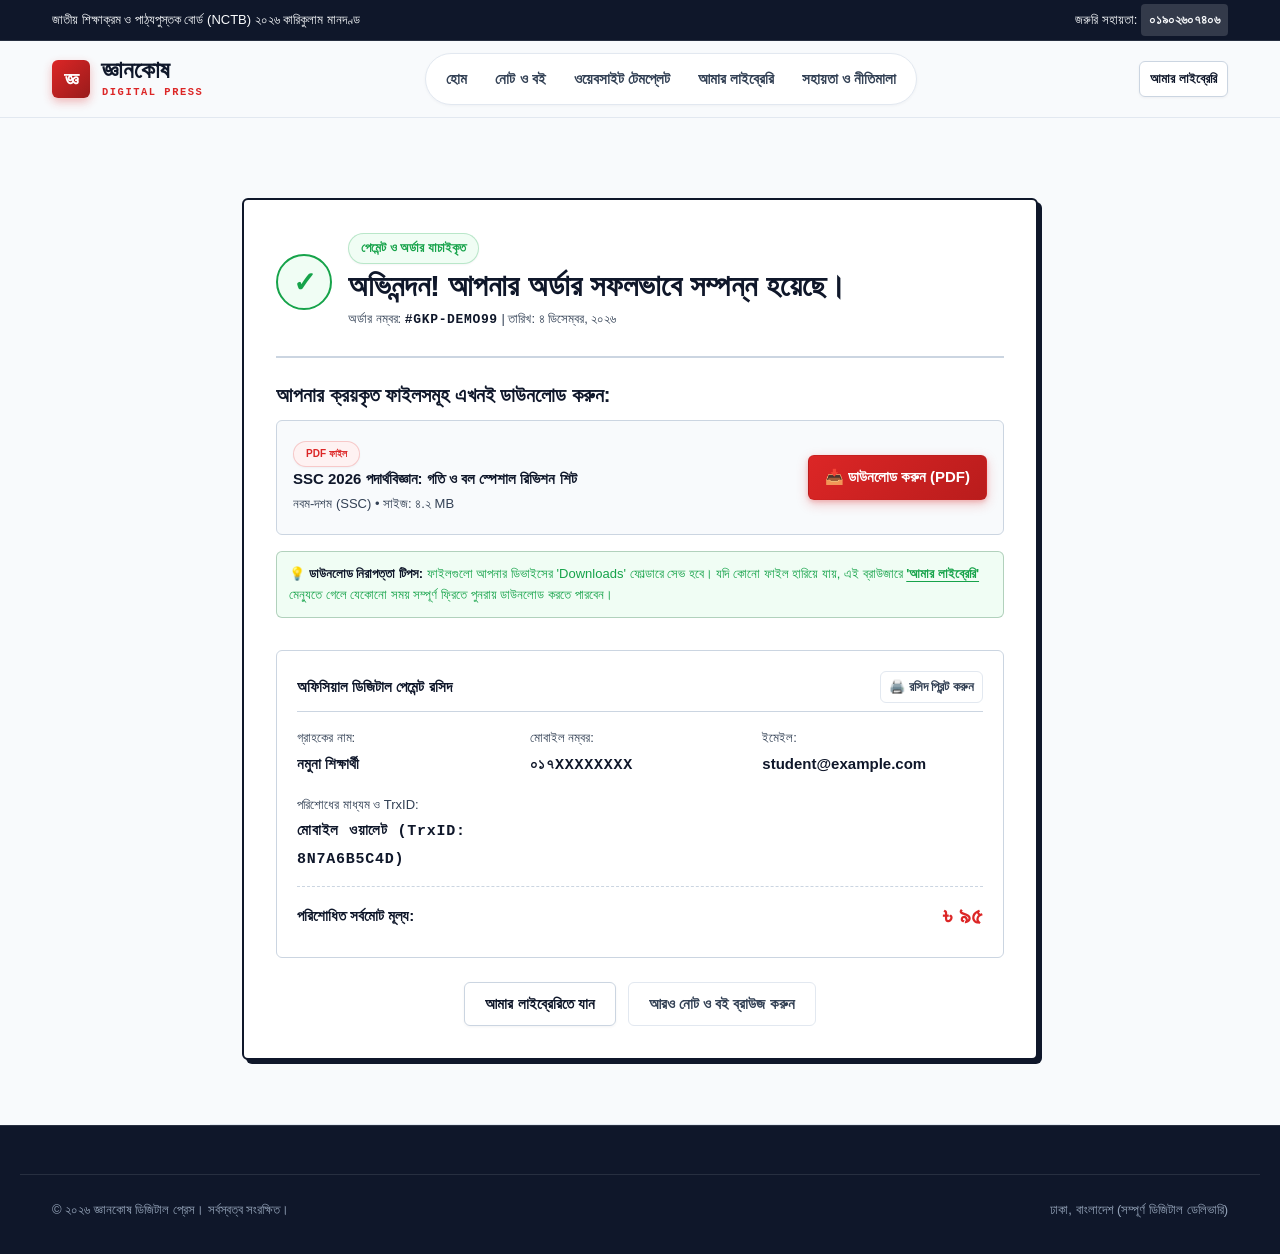
<file: order-confirmation.html>
<!DOCTYPE html>
<html lang="bn">
<head>
  <meta charset="utf-8">
  <meta name="viewport" content="width=device-width, initial-scale=1.0">
  <title>অর্ডার সম্পন্ন ও তাৎক্ষণিক ডাউনলোড — জ্ঞানকোষ প্রেস</title>
  <meta name="description" content="আপনার অর্ডার সফলভাবে সম্পন্ন হয়েছে। ক্রয়কৃত ডিজিটাল ফাইলগুলো এখনই সরাসরি আপনার ডিভাইসে ডাউনলোড করুন।">
  <link rel="stylesheet" href="css/tokens.css">
  <link rel="stylesheet" href="css/reset.css">
  <link rel="stylesheet" href="css/layout.css">
  <link rel="stylesheet" href="css/components.css">
  <style>
    .confirmation-card {
      background-color: var(--paper-surface);
      border: 2px solid var(--carbon-ink);
      box-shadow: 4px 4px 0 var(--carbon-ink);
      border-radius: var(--radius-sm);
      padding: var(--space-8);
      margin-top: var(--space-4);
    }

    .success-stamp-banner {
      display: flex;
      align-items: center;
      gap: var(--space-4);
      border-bottom: 2px solid var(--rule-sand);
      padding-bottom: var(--space-6);
      margin-bottom: var(--space-6);
      flex-wrap: wrap;
    }

    .success-icon-seal {
      width: 56px;
      height: 56px;
      border-radius: 50%;
      background-color: var(--success-forest-subtle);
      border: 2px solid var(--success-forest);
      color: var(--success-forest);
      display: flex;
      align-items: center;
      justify-content: center;
      font-size: 28px;
      font-weight: 800;
      flex-shrink: 0;
    }

    /* Download Action Row */
    .download-item-card {
      background: var(--paper-base);
      border: 1px solid var(--rule-sand);
      border-radius: var(--radius-sm);
      padding: var(--space-4);
      margin-bottom: var(--space-3);
      display: flex;
      align-items: center;
      justify-content: space-between;
      gap: var(--space-4);
      flex-wrap: wrap;
    }

    /* Printable Receipt Block */
    .receipt-block {
      background: #FFFFFF;
      border: 1px solid var(--rule-sand);
      border-radius: var(--radius-sm);
      padding: var(--space-5);
      margin-top: var(--space-8);
      font-size: var(--text-sm);
    }

    @media print {
      .site-header, .top-notice-bar, .site-footer, .no-print, .skip-link {
        display: none !important;
      }
      body {
        background: #FFFFFF;
        color: #000000;
      }
      .confirmation-card {
        border: none;
        box-shadow: none;
        padding: 0;
      }
    }
  </style>
  <link rel="icon" type="image/svg+xml" href="favicon.svg">
  <meta property="og:site_name" content="জ্ঞানকোষ ডিজিটাল প্রেস">
  <meta property="og:type" content="website">
  <meta property="og:locale" content="bn_BD">
</head>
<body>
  <a href="#confirmation-main" class="skip-link">মূল কন্টেন্টে চলে যান</a>

  <aside class="top-notice-bar no-print" aria-label="জরুরি তথ্য বার">
    <div class="container" style="display:flex; justify-content:space-between; align-items:center; width:100%;">
      <span>জাতীয় শিক্ষাক্রম ও পাঠ্যপুস্তক বোর্ড (NCTB) ২০২৬ কারিকুলাম মানদণ্ড</span>
      <span>জরুরি সহায়তা: <a href="tel:01902607406">০১৯০২৬০৭৪০৬</a></span>
    </div>
  </aside>

  <header class="site-header no-print" role="banner">
    <div class="container header-main">
      <a href="index.html" class="brand-wordmark" aria-label="জ্ঞানকোষ ডিজিটাল প্রেস হোমপেজ">
        <span class="brand-emblem" aria-hidden="true">জ্ঞ</span>
        <span class="brand-title-wrap">
          <span class="brand-title">জ্ঞানকোষ</span>
          <span class="brand-subtitle">DIGITAL PRESS</span>
        </span>
      </a>

      <nav class="nav-desktop" aria-label="প্রধান নেভিগেশন">
        <a href="index.html">হোম</a>
        <a href="shop.html">নোট ও বই</a>
        <a href="shop.html?category=websites">ওয়েবসাইট টেমপ্লেট</a>
        <a href="library.html">আমার লাইব্রেরি</a>
        <a href="support.html">সহায়তা ও নীতিমালা</a>
      </nav>

      <div class="header-actions">
        <a href="library.html" class="btn btn-secondary" style="min-height:36px; padding:2px 10px; font-size:var(--text-xs);">
          আমার লাইব্রেরি
        </a>
      </div>
    </div>
  </header>

  <main id="confirmation-main" class="container container-narrow section">
    <div class="confirmation-card">
      <!-- Success Header Banner -->
      <div class="success-stamp-banner">
        <div class="success-icon-seal" aria-hidden="true">✓</div>
        <div style="flex-grow:1;">
          <span class="badge badge-forest" style="margin-bottom:var(--space-1);">পেমেন্ট ও অর্ডার যাচাইকৃত</span>
          <h1 style="font-size:var(--text-xl); line-height:1.2; color:var(--carbon-ink); margin-bottom:var(--space-1);">
            অভিনন্দন! আপনার অর্ডার সফলভাবে সম্পন্ন হয়েছে।
          </h1>
          <p style="font-size:var(--text-xs); color:var(--slate-ink); margin:0;">
            অর্ডার নম্বর: <strong class="font-mono" id="dispOrderId" style="color:var(--carbon-ink);">#GKP-000000</strong> | তারিখ: <span id="dispOrderDate">২০২৬</span>
          </p>
        </div>
      </div>

      <!-- Instant Download Center -->
      <div>
        <h2 style="font-size:var(--text-md); margin-bottom:var(--space-3); color:var(--carbon-ink);">
          আপনার ক্রয়কৃত ফাইলসমূহ এখনই ডাউনলোড করুন:
        </h2>
        <div id="downloadsListContainer">
          <!-- Injected by JS -->
        </div>

        <div style="background:var(--success-forest-subtle); border:1px solid rgba(30,107,56,0.3); padding:var(--space-3); border-radius:var(--radius-sm); margin-top:var(--space-4); font-size:var(--text-xs); color:var(--success-forest); line-height:1.6;">
          <strong>💡 ডাউনলোড নিরাপত্তা টিপস:</strong> ফাইলগুলো আপনার ডিভাইসের 'Downloads' ফোল্ডারে সেভ হবে। যদি কোনো ফাইল হারিয়ে যায়, এই ব্রাউজারে <a href="library.html" style="color:var(--success-forest); text-decoration:underline; font-weight:700;">'আমার লাইব্রেরি'</a> মেন্যুতে গেলে যেকোনো সময় সম্পূর্ণ ফ্রিতে পুনরায় ডাউনলোড করতে পারবেন।
        </div>
      </div>

      <!-- Official Printable Receipt Summary -->
      <div class="receipt-block">
        <div style="display:flex; justify-content:space-between; align-items:center; border-bottom:1px solid var(--rule-sand); padding-bottom:var(--space-2); margin-bottom:var(--space-3);">
          <span style="font-weight:700; color:var(--carbon-ink);">অফিসিয়াল ডিজিটাল পেমেন্ট রসিদ</span>
          <button type="button" class="btn btn-subtle no-print" onclick="window.print();" style="min-height:32px; padding:2px 8px; font-size:var(--text-xs);">
            🖨️ রসিদ প্রিন্ট করুন
          </button>
        </div>

        <div style="display:grid; grid-template-columns:repeat(auto-fit, minmax(200px, 1fr)); gap:var(--space-3); margin-bottom:var(--space-3);">
          <div>
            <span style="color:var(--slate-ink); font-size:var(--text-xs);">গ্রাহকের নাম:</span><br>
            <strong id="receiptCustName" style="color:var(--carbon-ink);">-</strong>
          </div>
          <div>
            <span style="color:var(--slate-ink); font-size:var(--text-xs);">মোবাইল নম্বর:</span><br>
            <strong id="receiptCustPhone" class="font-mono">-</strong>
          </div>
          <div>
            <span style="color:var(--slate-ink); font-size:var(--text-xs);">ইমেইল:</span><br>
            <strong id="receiptCustEmail">-</strong>
          </div>
          <div>
            <span style="color:var(--slate-ink); font-size:var(--text-xs);">পরিশোধের মাধ্যম ও TrxID:</span><br>
            <strong id="receiptTrxId" class="font-mono">-</strong>
          </div>
        </div>

        <div style="border-top:1px dashed var(--rule-sand); padding-top:var(--space-2); display:flex; justify-content:space-between; align-items:center;">
          <span style="font-weight:700;">পরিশোধিত সর্বমোট মূল্য:</span>
          <span id="receiptTotalPaid" style="font-size:var(--text-lg); font-weight:800; color:var(--seal-crimson);">৳ ০</span>
        </div>
      </div>

      <!-- Action Footer Links -->
      <div class="no-print" style="margin-top:var(--space-6); display:flex; gap:var(--space-3); flex-wrap:wrap; justify-content:center;">
        <a href="library.html" class="btn btn-secondary">আমার লাইব্রেরিতে যান</a>
        <a href="shop.html" class="btn btn-subtle">আরও নোট ও বই ব্রাউজ করুন</a>
      </div>
    </div>
  </main>

  <footer class="site-footer no-print" role="contentinfo">
    <div class="container footer-bottom">
      <span>© ২০২৬ জ্ঞানকোষ ডিজিটাল প্রেস। সর্বস্বত্ব সংরক্ষিত।</span>
      <span>ঢাকা, বাংলাদেশ (সম্পূর্ণ ডিজিটাল ডেলিভারি)</span>
    </div>
  </footer>

  <script src="js/store-config.js"></script>
  <script src="js/store-data.js"></script>
  <script src="js/store-engine.js"></script>
  <script>
    document.addEventListener('DOMContentLoaded', function() {
      var lastOrder = StoreEngine.storage.get('gkp_last_order', null);
      var params = new URLSearchParams(window.location.search);
      var orderId = params.get('orderId') || (lastOrder ? lastOrder.orderId : 'GKP-DEMO99');

      document.getElementById('dispOrderId').textContent = '#' + orderId;
      document.getElementById('dispOrderDate').textContent = lastOrder ? lastOrder.date : new Date().toLocaleDateString('bn-BD', { year: 'numeric', month: 'long', day: 'numeric' });

      var items = lastOrder && lastOrder.items ? lastOrder.items : [window.STORE_PRODUCTS[0]];

      if (lastOrder) {
        document.getElementById('receiptCustName').textContent = lastOrder.customerName;
        document.getElementById('receiptCustPhone').textContent = lastOrder.customerPhone;
        document.getElementById('receiptCustEmail').textContent = lastOrder.customerEmail;
        document.getElementById('receiptTrxId').textContent = 'মোবাইল ওয়ালেট (TrxID: ' + lastOrder.trxId + ')';
        document.getElementById('receiptTotalPaid').textContent = StoreEngine.formatPrice(lastOrder.totalPaid);
      } else {
        document.getElementById('receiptCustName').textContent = 'নমুনা শিক্ষার্থী';
        document.getElementById('receiptCustPhone').textContent = '০১৭XXXXXXXX';
        document.getElementById('receiptCustEmail').textContent = 'student@example.com';
        document.getElementById('receiptTrxId').textContent = 'মোবাইল ওয়ালেট (TrxID: 8N7A6B5C4D)';
        document.getElementById('receiptTotalPaid').textContent = StoreEngine.formatPrice(items[0].priceSale);
      }

      // Render Download Cards
      var container = document.getElementById('downloadsListContainer');
      var html = '';
      for (var i = 0; i < items.length; i++) {
        var it = items[i];
        html += [
          '<div class="download-item-card">',
          '  <div style="flex-grow:1; min-width:200px;">',
          '    <span class="badge badge-crimson" style="font-size:0.625rem; margin-bottom:2px;">' + it.format + ' ফাইল</span>',
          '    <h3 style="font-size:var(--text-sm); margin:0; color:var(--carbon-ink);">' + it.title + '</h3>',
          '    <span style="font-size:var(--text-xs); color:var(--slate-ink);">' + it.classLabel + ' • সাইজ: ' + it.fileSize + '</span>',
          '  </div>',
          '  <div>',
          '    <button type="button" class="btn btn-primary" onclick="triggerDirectDownload(\'' + it.id + '\');" style="min-height:40px; padding:var(--space-2) var(--space-4);">',
          '      📥 ডাউনলোড করুন (' + it.format + ')',
          '    </button>',
          '  </div>',
          '</div>'
        ].join('\n');
      }
      container.innerHTML = html;
    });

    function triggerDirectDownload(productId) {
      StoreEngine.triggerDownload(productId);
    }
  </script>
</body>
</html>
</file>
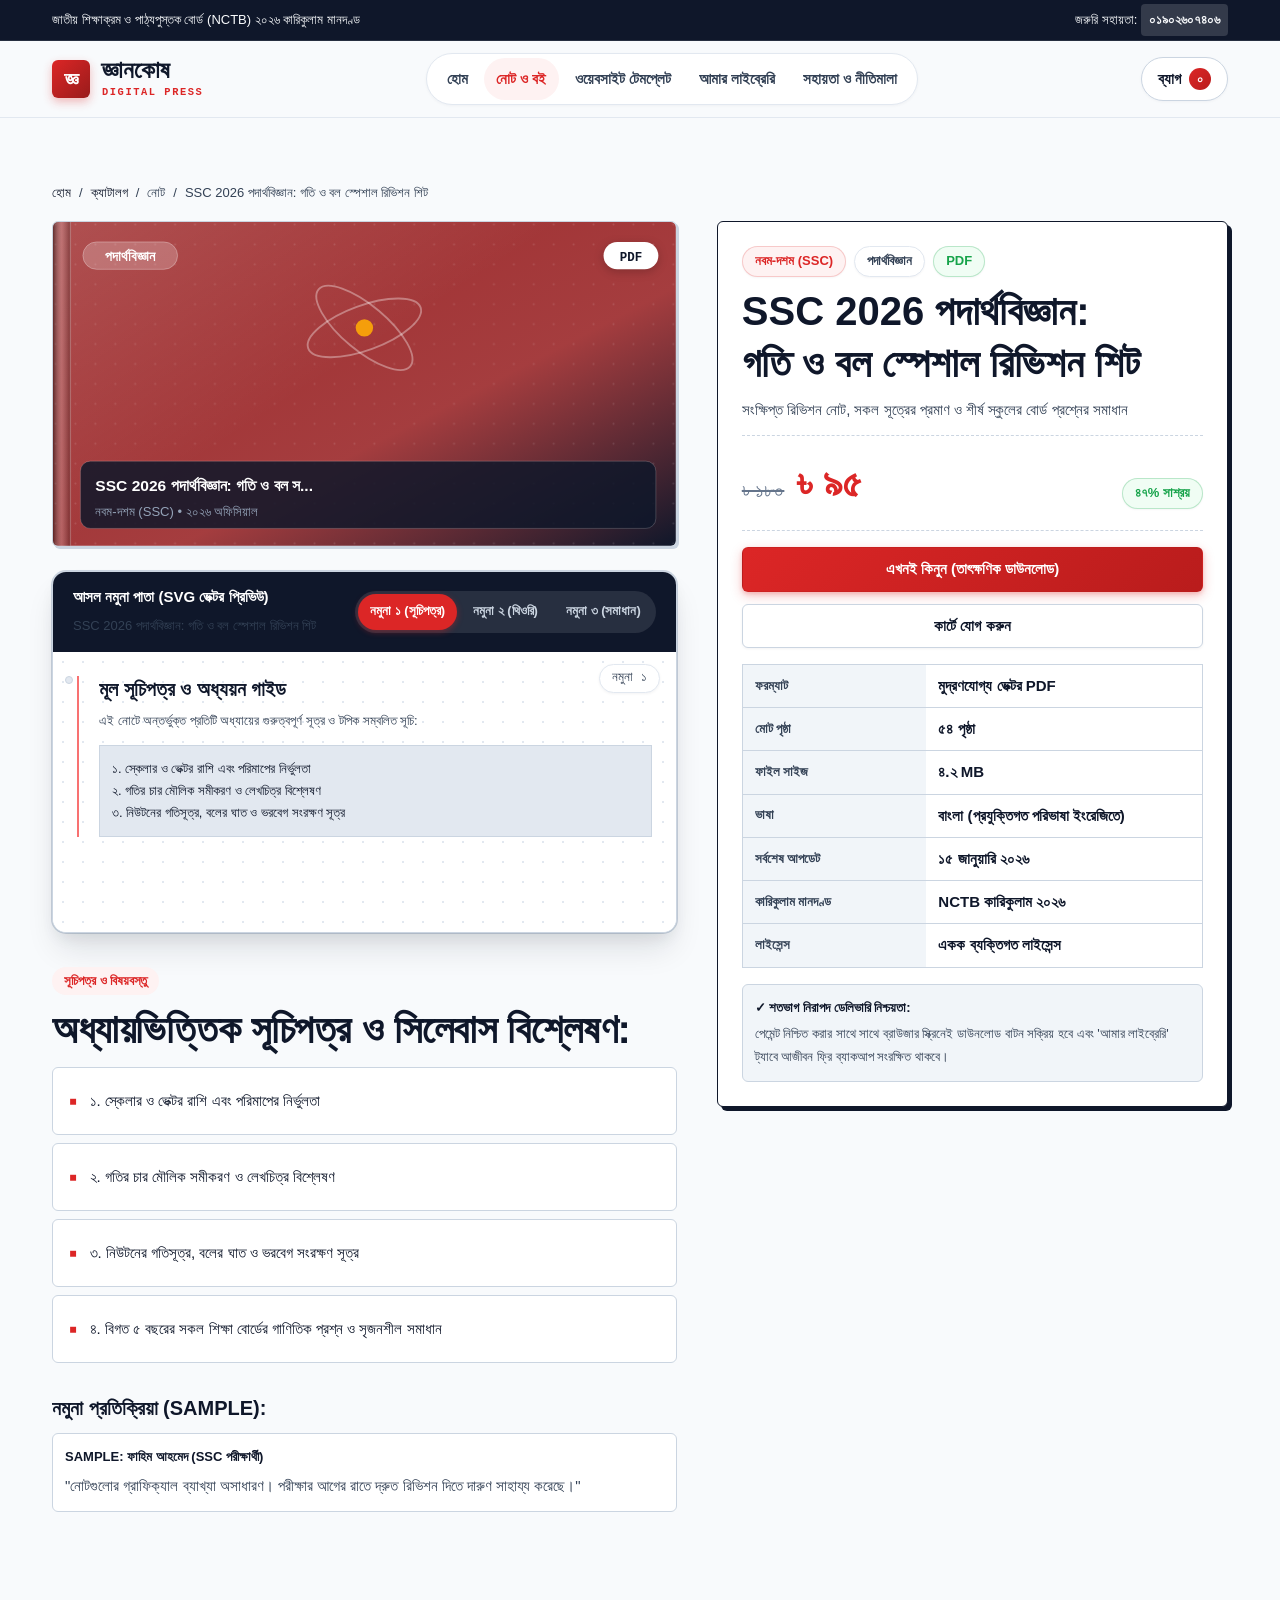
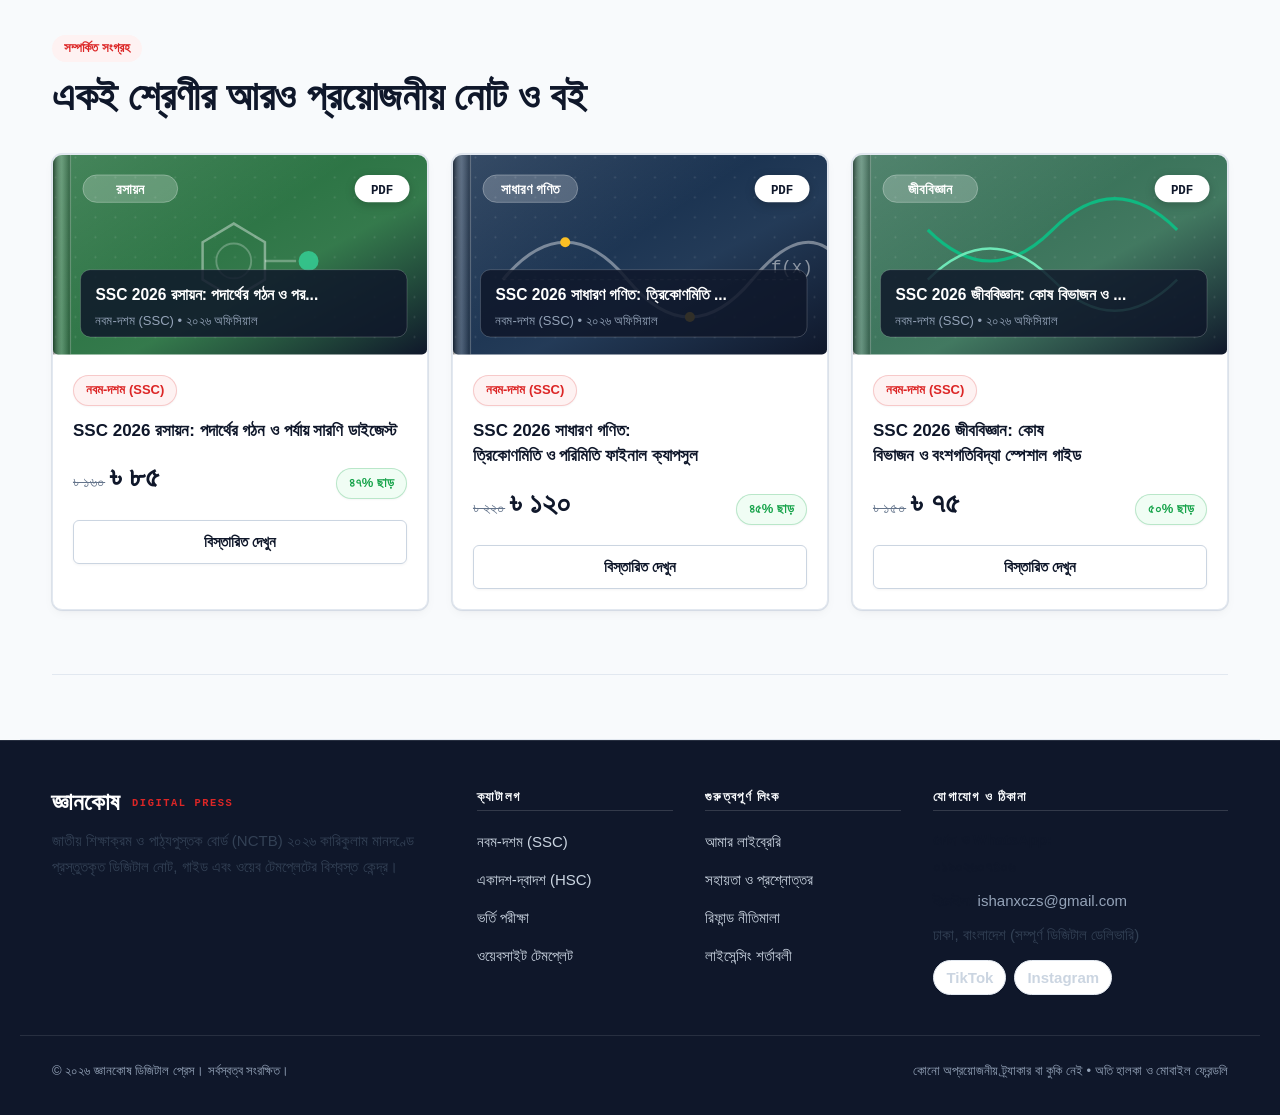
<file: product.html>
<!DOCTYPE html>
<html lang="bn">
<head>
  <meta charset="utf-8">
  <meta name="viewport" content="width=device-width, initial-scale=1.0">
  <title id="pageTitle">প্রোডাক্ট বিবরণ ও প্রিভিউ — জ্ঞানকোষ প্রেস</title>
  <meta name="description" id="pageMetaDesc" content="ডিজিটাল নোট ও বইয়ের বিস্তারিত বিবরণ, সিলেবাস সূচিপত্র এবং লাইভ নমুনা প্রিভিউ।">
  <link rel="stylesheet" href="css/tokens.css">
  <link rel="stylesheet" href="css/reset.css">
  <link rel="stylesheet" href="css/layout.css">
  <link rel="stylesheet" href="css/components.css">
  <style>
    .product-detail-layout {
      display: grid;
      grid-template-columns: 1fr;
      gap: var(--space-8);
      margin-top: var(--space-4);
    }

    @media (min-width: 900px) {
      .product-detail-layout {
        grid-template-columns: 1.1fr 0.9fr;
        gap: var(--space-10);
        align-items: start;
      }
    }

    /* Sticky Buy Box on Desktop */
    .sticky-buy-box {
      background-color: var(--paper-surface);
      border: 1px solid var(--carbon-ink);
      box-shadow: 4px 4px 0 var(--carbon-ink);
      border-radius: var(--radius-sm);
      padding: var(--space-6);
    }

    @media (min-width: 900px) {
      .sticky-buy-box {
        position: sticky;
        top: 100px;
      }
    }

    /* Specifications Table */
    .specs-table {
      width: 100%;
      margin: var(--space-4) 0;
      border: 1px solid var(--rule-sand);
    }

    .specs-table tr {
      border-bottom: 1px solid var(--rule-sand);
    }

    .specs-table tr:last-child {
      border-bottom: none;
    }

    .specs-table th {
      text-align: left;
      padding: var(--space-2) var(--space-3);
      font-size: var(--text-xs);
      color: var(--slate-ink);
      background-color: var(--paper-subtle);
      width: 40%;
    }

    .specs-table td {
      padding: var(--space-2) var(--space-3);
      font-size: var(--text-sm);
      font-weight: 600;
      color: var(--carbon-ink);
      background-color: var(--paper-surface);
    }

    /* Chapter Breakdown List */
    .chapter-list {
      display: flex;
      flex-direction: column;
      gap: var(--space-2);
      margin-top: var(--space-3);
    }

    .chapter-item {
      background-color: var(--paper-surface);
      border: 1px solid var(--rule-sand);
      padding: var(--space-3) var(--space-4);
      border-radius: var(--radius-sm);
      font-size: var(--text-sm);
      display: flex;
      align-items: center;
      gap: var(--space-3);
    }

    .chapter-item::before {
      content: "▪";
      color: var(--seal-crimson);
      font-size: var(--text-lg);
    }

    .breadcrumb-nav {
      font-size: var(--text-xs);
      color: var(--slate-ink);
      margin-bottom: var(--space-4);
      display: flex;
      align-items: center;
      gap: var(--space-2);
      flex-wrap: wrap;
    }

    .breadcrumb-nav a {
      color: var(--carbon-ink);
      text-decoration: none;
    }

    .breadcrumb-nav a:hover {
      color: var(--seal-crimson);
    }
  </style>
  <link rel="icon" type="image/svg+xml" href="favicon.svg">
  <meta property="og:site_name" content="জ্ঞানকোষ ডিজিটাল প্রেস">
  <meta property="og:type" content="website">
  <meta property="og:locale" content="bn_BD">
</head>
<body>
  <a href="#product-main" class="skip-link">মূল বিবরণে চলে যান</a>

  <aside class="top-notice-bar" aria-label="জরুরি তথ্য বার">
    <div class="container" style="display:flex; justify-content:space-between; align-items:center; width:100%;">
      <span>জাতীয় শিক্ষাক্রম ও পাঠ্যপুস্তক বোর্ড (NCTB) ২০২৬ কারিকুলাম মানদণ্ড</span>
      <span>জরুরি সহায়তা: <a href="tel:01902607406">০১৯০২৬০৭৪০৬</a></span>
    </div>
  </aside>

  <header class="site-header" role="banner">
    <div class="container header-main">
      <a href="index.html" class="brand-wordmark" aria-label="জ্ঞানকোষ ডিজিটাল প্রেস হোমপেজ">
        <span class="brand-emblem" aria-hidden="true">জ্ঞ</span>
        <span class="brand-title-wrap">
          <span class="brand-title">জ্ঞানকোষ</span>
          <span class="brand-subtitle">DIGITAL PRESS</span>
        </span>
      </a>

      <nav class="nav-desktop" aria-label="প্রধান নেভিগেশন">
        <a href="index.html">হোম</a>
        <a href="shop.html" class="active">নোট ও বই</a>
        <a href="shop.html?category=websites">ওয়েবসাইট টেমপ্লেট</a>
        <a href="library.html">আমার লাইব্রেরি</a>
        <a href="support.html">সহায়তা ও নীতিমালা</a>
      </nav>

      <div class="header-actions">
        <a href="cart.html" class="cart-header-btn" aria-label="শপিং ব্যাগে যান">
          <span>ব্যাগ</span>
          <span class="cart-badge-count" aria-live="polite">০</span>
        </a>
        <button class="mobile-nav-toggle" id="mobileMenuBtn" aria-label="মেনু খুলুন" aria-expanded="false">
          ☰
        </button>
      </div>
    </div>
  </header>

  <!-- Mobile Drawer Menu -->
  <div class="mobile-drawer" id="mobileDrawer" role="dialog" aria-modal="true" aria-label="মোবাইল নেভিগেশন মেনু">
    <div class="mobile-drawer-content">
      <button class="mobile-drawer-close" id="mobileDrawerClose" aria-label="মেনু বন্ধ করুন">✕ বন্ধ করুন</button>
      <nav aria-label="মোবাইল লিঙ্কসমূহ">
        <a href="index.html">হোম</a>
        <a href="shop.html">নোট ও বই</a>
        <a href="shop.html?category=websites">ওয়েবসাইট টেমপ্লেট</a>
        <a href="library.html">আমার লাইব্রেরি</a>
        <a href="support.html">সহায়তা ও নীতিমালা</a>
      </nav>
      <div style="margin-top:auto; font-size:var(--text-xs); color:var(--slate-ink);">
        <p>সরাসরি যোগাযোগ: ০১৯০২৬০৭৪০৬</p>
        <p>ঢাকা, বাংলাদেশ (সম্পূর্ণ ডিজিটাল)</p>
      </div>
    </div>
  </div>

  <main id="product-main" class="container section">
    <!-- Breadcrumb -->
    <nav class="breadcrumb-nav" aria-label="পৃষ্ঠার অবস্থান">
      <a href="index.html">হোম</a>
      <span>/</span>
      <a href="shop.html">ক্যাটালগ</a>
      <span>/</span>
      <span id="breadcrumbCategory">নোট</span>
      <span>/</span>
      <span id="breadcrumbTitle" style="color:var(--slate-ink);">বিস্তারিত বিবরণ</span>
    </nav>

    <!-- Main 2-Column Product Detail Layout -->
    <div class="product-detail-layout">
      <!-- Left Column: Media Preview, Specifications & Syllabus -->
      <div class="product-visuals-col">
        <!-- SVG Cover Display -->
        <div id="productCoverWrap" style="background:var(--paper-dark); border:1px solid var(--rule-sand); border-radius:var(--radius-sm); margin-bottom:var(--space-6); overflow:hidden; box-shadow:2px 2px 0 var(--rule-sand);">
          <!-- Injected by JS -->
        </div>

        <!-- The One Memorable Thing: Live Interactive Sample Preview Container -->
        <div id="samplePreviewContainer" style="margin-bottom:var(--space-8);">
          <!-- Injected by JS: Either Press-Proof Viewer or Drawn Browser Window -->
        </div>

        <!-- Chapter / Contents Breakdown -->
        <div class="section-header" style="margin-top:var(--space-8);">
          <span class="section-eyebrow">সূচিপত্র ও বিষয়বস্তু</span>
          <h2 class="section-title" id="contentsSectionTitle">এই পণ্যের ভেতরে যা যা অন্তর্ভুক্ত রয়েছে:</h2>
          <div class="chapter-list" id="productChaptersList">
            <!-- Injected by JS -->
          </div>
        </div>

        <!-- Sample Reviews (Clearly Labeled SAMPLE per Brief) -->
        <div id="sampleReviewsWrap" style="margin-top:var(--space-8); display:none;">
          <h3 style="font-size:var(--text-md); margin-bottom:var(--space-3); color:var(--carbon-ink);">নমুনা প্রতিক্রিয়া (SAMPLE):</h3>
          <div id="sampleReviewsList"></div>
        </div>
      </div>

      <!-- Right Column: Sticky Pricing Box & Purchase Actions -->
      <div class="product-info-col">
        <div class="sticky-buy-box">
          <div style="margin-bottom:var(--space-3);">
            <div style="display:flex; gap:var(--space-2); margin-bottom:var(--space-2);">
              <span class="badge badge-crimson" id="productClassBadge">SSC ২০২৬</span>
              <span class="badge" id="productSubjectBadge">পদার্থবিজ্ঞান</span>
              <span class="badge badge-forest" id="productFormatBadge">PDF</span>
            </div>
            <h1 style="font-size:var(--text-2xl); line-height:var(--lh-heading); margin-bottom:var(--space-2); color:var(--carbon-ink);" id="productMainTitle">
              <!-- Title injected by JS -->
            </h1>
            <p style="font-size:var(--text-sm); color:var(--slate-ink);" id="productSubTitle">
              <!-- Subtitle injected by JS -->
            </p>
          </div>

          <!-- Pricing Row -->
          <div style="display:flex; align-items:baseline; justify-content:space-between; border-top:1px dashed var(--rule-sand); border-bottom:1px dashed var(--rule-sand); padding:var(--space-3) 0; margin-bottom:var(--space-4);">
            <div>
              <span class="price-regular" id="productPriceRegular" style="font-size:var(--text-md);">৳ ১৮০</span>
              <span class="price-current" id="productPriceSale" style="font-size:var(--text-2xl); color:var(--seal-crimson); margin-left:var(--space-2);">৳ ৯৫</span>
            </div>
            <span class="badge badge-forest" id="productDiscountBadge">৪৭% সাশ্রয়</span>
          </div>

          <!-- Action Buttons -->
          <div style="display:flex; flex-direction:column; gap:var(--space-3); margin-bottom:var(--space-4);">
            <button class="btn btn-primary btn-block" id="btnProductQuickBuy" onclick="handleDetailQuickBuy();">
              এখনই কিনুন (তাৎক্ষণিক ডাউনলোড)
            </button>
            <button class="btn btn-secondary btn-block" id="btnProductAddToCart" onclick="handleDetailAddToCart();">
              কার্টে যোগ করুন
            </button>
          </div>

          <!-- Specifications Table -->
          <table class="specs-table" aria-label="পণ্যের প্রযুক্তিগত স্পেসিফিকেশন">
            <tbody>
              <tr>
                <th>ফরম্যাট</th>
                <td id="specFormat">ডিজিটাল ভেক্টর PDF</td>
              </tr>
              <tr>
                <th id="specVolumeLabel">মোট পৃষ্ঠা</th>
                <td id="specVolumeValue">৫৪ পৃষ্ঠা</td>
              </tr>
              <tr>
                <th>ফাইল সাইজ</th>
                <td id="specSize">৪.২ MB</td>
              </tr>
              <tr>
                <th>ভাষা</th>
                <td>বাংলা (প্রযুক্তিগত পরিভাষা ইংরেজিতে)</td>
              </tr>
              <tr>
                <th>সর্বশেষ আপডেট</th>
                <td id="specUpdated">১৫ জানুয়ারি ২০২৬</td>
              </tr>
              <tr>
                <th>কারিকুলাম মানদণ্ড</th>
                <td id="specBoard">NCTB কারিকুলাম ২০২৬</td>
              </tr>
              <tr>
                <th>লাইসেন্স</th>
                <td id="specLicense">একক ব্যক্তিগত লাইসেন্স</td>
              </tr>
            </tbody>
          </table>

          <!-- Reassurance Fact Block -->
          <div style="background-color:var(--paper-subtle); border:1px solid var(--rule-sand); padding:var(--space-3); border-radius:var(--radius-sm); font-size:var(--text-xs); color:var(--slate-ink); line-height:1.6;">
            <p style="margin-bottom:var(--space-1); font-weight:700; color:var(--carbon-ink);">✓ শতভাগ নিরাপদ ডেলিভারি নিশ্চয়তা:</p>
            <p style="margin:0;">পেমেন্ট নিশ্চিত করার সাথে সাথে ব্রাউজার স্ক্রিনেই ডাউনলোড বাটন সক্রিয় হবে এবং 'আমার লাইব্রেরি' ট্যাবে আজীবন ফ্রি ব্যাকআপ সংরক্ষিত থাকবে।</p>
          </div>
        </div>
      </div>
    </div>

    <!-- Related Products Strip -->
    <section class="section" style="margin-top:var(--space-12);">
      <div class="section-header">
        <span class="section-eyebrow">সম্পর্কিত সংগ্রহ</span>
        <h2 class="section-title">একই শ্রেণীর আরও প্রয়োজনীয় নোট ও বই</h2>
      </div>
      <div class="grid-catalog" id="relatedProductsGrid">
        <!-- Injected by JS -->
      </div>
    </section>
  </main>

  <footer class="site-footer" role="contentinfo">
    <div class="container footer-grid">
      <div class="footer-col">
        <a href="index.html" class="brand-wordmark" style="margin-bottom:var(--space-3);">
          <span class="brand-title">জ্ঞানকোষ</span>
          <span class="brand-subtitle">DIGITAL PRESS</span>
        </a>
        <p style="font-size:var(--text-sm); color:var(--slate-ink);">
          জাতীয় শিক্ষাক্রম ও পাঠ্যপুস্তক বোর্ড (NCTB) ২০২৬ কারিকুলাম মানদণ্ডে প্রস্তুতকৃত ডিজিটাল নোট, গাইড এবং ওয়েব টেমপ্লেটের বিশ্বস্ত কেন্দ্র।
        </p>
      </div>
      <div class="footer-col">
        <h3 class="footer-heading">ক্যাটালগ</h3>
        <ul>
          <li><a href="shop.html?class=ssc">নবম-দশম (SSC)</a></li>
          <li><a href="shop.html?class=hsc">একাদশ-দ্বাদশ (HSC)</a></li>
          <li><a href="shop.html?class=admission">ভর্তি পরীক্ষা</a></li>
          <li><a href="shop.html?category=websites">ওয়েবসাইট টেমপ্লেট</a></li>
        </ul>
      </div>
      <div class="footer-col">
        <h3 class="footer-heading">গুরুত্বপূর্ণ লিংক</h3>
        <ul>
          <li><a href="library.html">আমার লাইব্রেরি</a></li>
          <li><a href="support.html">সহায়তা ও প্রশ্নোত্তর</a></li>
          <li><a href="support.html#refund">রিফান্ড নীতিমালা</a></li>
          <li><a href="support.html#license">লাইসেন্সিং শর্তাবলী</a></li>
        </ul>
      </div>
      <div class="footer-col">
        <h3 class="footer-heading">যোগাযোগ ও ঠিকানা</h3>
        <p style="font-size:var(--text-sm); margin-bottom:var(--space-2);">
          <strong>ফোন ও WhatsApp:</strong><br>
          <a href="https://wa.me/8801902607406" style="color:var(--carbon-ink); font-weight:700;">০১৯০২৬০৭৪০৬</a>
        </p>
        <p style="font-size:var(--text-sm); margin-bottom:var(--space-2);">
          <strong>ইমেইল:</strong> ishanxczs@gmail.com
        </p>
        <p style="font-size:var(--text-sm); color:var(--slate-ink);">
          ঢাকা, বাংলাদেশ (সম্পূর্ণ ডিজিটাল ডেলিভারি)
        </p>
        <div style="margin-top:var(--space-3); display:flex; gap:var(--space-2);">
          <a href="https://www.tiktok.com/@its_ishan_17?_r=1&_t=ZS-9BT1d8s78pp" target="_blank" rel="noopener noreferrer" class="badge" aria-label="TikTok প্রোফাইল">TikTok</a>
          <a href="https://www.instagram.com/ishanxczs26?avpt=c2IxeW9yY2x2ejlz" target="_blank" rel="noopener noreferrer" class="badge" aria-label="Instagram প্রোফাইল">Instagram</a>
        </div>
      </div>
    </div>
    <div class="container footer-bottom">
      <span>© ২০২৬ জ্ঞানকোষ ডিজিটাল প্রেস। সর্বস্বত্ব সংরক্ষিত।</span>
      <span>কোনো অপ্রয়োজনীয় ট্র্যাকার বা কুকি নেই • অতি হালকা ও মোবাইল ফ্রেন্ডলি</span>
    </div>
  </footer>

  <script src="js/store-config.js"></script>
  <script src="js/store-data.js"></script>
  <script src="js/store-engine.js"></script>
  <script>
    var currentProduct = null;

    function initProductDetail() {
      var params = new URLSearchParams(window.location.search);
      var productId = params.get('id') || 'note-ssc-phy-01';
      currentProduct = StoreEngine.getProductById(productId) || (window.STORE_PRODUCTS && window.STORE_PRODUCTS[0]);

      if (!currentProduct) return;

      // Update Page Meta
      document.title = currentProduct.title + ' — জ্ঞানকোষ ডিজিটাল প্রেস';
      document.getElementById('pageTitle').textContent = currentProduct.title;

      // Breadcrumbs
      document.getElementById('breadcrumbCategory').textContent = currentProduct.category === 'websites' ? 'ওয়েবসাইট টেমপ্লেট' : (currentProduct.category === 'ebooks' ? 'ই-বুক' : 'নোট');
      document.getElementById('breadcrumbTitle').textContent = currentProduct.title;

      // Badges
      document.getElementById('productClassBadge').textContent = currentProduct.classLabel;
      document.getElementById('productSubjectBadge').textContent = currentProduct.subject;
      document.getElementById('productFormatBadge').textContent = currentProduct.format;

      // Titles & Subtitles
      document.getElementById('productMainTitle').textContent = currentProduct.title;
      document.getElementById('productSubTitle').textContent = currentProduct.subtitle;

      // Prices
      var discountPercent = Math.round(((currentProduct.priceRegular - currentProduct.priceSale) / currentProduct.priceRegular) * 100);
      document.getElementById('productPriceRegular').textContent = StoreEngine.formatPrice(currentProduct.priceRegular);
      document.getElementById('productPriceSale').textContent = StoreEngine.formatPrice(currentProduct.priceSale);
      document.getElementById('productDiscountBadge').textContent = StoreEngine.toBn(discountPercent) + '% সাশ্রয়';

      // Specifications Table
      document.getElementById('specFormat').textContent = currentProduct.format === 'PDF' ? 'মুদ্রণযোগ্য ভেক্টর PDF' : 'সম্পূর্ণ ZIP সোর্স আর্কাইভ';
      if (currentProduct.pages) {
        document.getElementById('specVolumeLabel').textContent = 'মোট পৃষ্ঠা';
        document.getElementById('specVolumeValue').textContent = StoreEngine.toBn(currentProduct.pages) + ' পৃষ্ঠা';
      } else {
        document.getElementById('specVolumeLabel').textContent = 'মোট ফাইল';
        document.getElementById('specVolumeValue').textContent = StoreEngine.toBn(currentProduct.filesCount || 10) + ' টি ফাইল';
      }
      document.getElementById('specSize').textContent = currentProduct.fileSize;
      document.getElementById('specUpdated').textContent = currentProduct.updatedDate;
      document.getElementById('specBoard').textContent = currentProduct.board || 'স্ট্যান্ডার্ড এডুকেশন লাইসেন্স';
      document.getElementById('specLicense').textContent = currentProduct.license;

      // Render Parametric SVG Cover
      document.getElementById('productCoverWrap').innerHTML = StoreEngine.generateSvgCover(currentProduct, 500, 260);

      // Render Interactive Preview (The ONE Memorable Thing)
      renderProductPreview(currentProduct);

      // Render Chapters / What's Included
      renderProductChapters(currentProduct);

      // Render Sample Reviews if present
      renderSampleReviews(currentProduct);

      // Render Related Products
      renderRelatedProducts(currentProduct);
    }

    function renderProductPreview(product) {
      var container = document.getElementById('samplePreviewContainer');
      if (!container) return;

      if (product.category === 'websites') {
        // Render Drawn Browser Frame Preview
        container.innerHTML = [
          '<div class="browser-window">',
          '  <div class="browser-bar">',
          '    <div class="browser-dots">',
          '      <span class="browser-dot red"></span>',
          '      <span class="browser-dot yellow"></span>',
          '      <span class="browser-dot green"></span>',
          '    </div>',
          '    <div class="browser-address">https://' + (product.browserPreviewUrl || 'demo-site.local') + '</div>',
          '  </div>',
          '  <div class="browser-viewport" style="text-align:center; padding:var(--space-6); background:#FFFDF9;">',
          '    <span class="badge badge-crimson" style="margin-bottom:var(--space-2);">লাইভ ওয়েব টেমপ্লেট প্রিভিউ</span>',
          '    <h3 style="font-size:var(--text-lg); margin-bottom:var(--space-2); color:var(--carbon-ink);">' + product.title + '</h3>',
          '    <p style="font-size:var(--text-sm); color:var(--slate-ink); max-width:48ch; margin:0 auto var(--space-4);">' + product.subtitle + '</p>',
          '    <div style="display:flex; justify-content:center; gap:var(--space-2); flex-wrap:wrap;">',
          '      <span class="badge">✓ ডাবল-ক্লিকে ব্রাউজারে রান</span>',
          '      <span class="badge">✓ ১০০% রেসপন্সিভ</span>',
          '      <span class="badge">✓ বাংলা গাইড সম্বলিত</span>',
          '    </div>',
          '  </div>',
          '</div>'
        ].join('\n');
      } else {
        // Render Bengali Press-Proof Sample Viewer
        container.innerHTML = [
          '<div class="proof-viewer-card">',
          '  <div class="proof-header">',
          '    <div>',
          '      <span style="font-weight:700; font-size:var(--text-sm); display:block;">আসল নমুনা পাতা (SVG ভেক্টর প্রিভিউ)</span>',
          '      <span style="font-size:var(--text-xs); color:var(--slate-ink);">' + product.title + '</span>',
          '    </div>',
          '    <div class="proof-tabs" role="tablist">',
          '      <button class="proof-tab-btn active" id="detail-tab-1" onclick="switchDetailProof(1)">নমুনা ১ (সূচিপত্র)</button>',
          '      <button class="proof-tab-btn" id="detail-tab-2" onclick="switchDetailProof(2)">নমুনা ২ (থিওরি)</button>',
          '      <button class="proof-tab-btn" id="detail-tab-3" onclick="switchDetailProof(3)">নমুনা ৩ (সমাধান)</button>',
          '    </div>',
          '  </div>',
          '  <div class="proof-sheet-viewport" id="detail-view-1">',
          '    <div class="proof-page-badge">নমুনা ১</div>',
          '    <div class="proof-margin-rule">',
          '      <h3 style="font-size:var(--text-md); margin-bottom:var(--space-2);">মূল সূচিপত্র ও অধ্যয়ন গাইড</h3>',
          '      <p style="font-size:var(--text-xs); color:var(--slate-ink); margin-bottom:var(--space-3);">এই নোটে অন্তর্ভুক্ত প্রতিটি অধ্যায়ের গুরুত্বপূর্ণ সূত্র ও টপিক সম্বলিত সূচি:</p>',
          '      <div style="background:var(--paper-dark); border:1px solid var(--rule-sand); padding:var(--space-3); font-size:var(--text-xs); line-height:1.7;">' + (product.chapters ? product.chapters.slice(0, 3).join('<br>') : 'অধ্যায়ভিত্তিক সারসংক্ষেপ') + '</div>',
          '    </div>',
          '  </div>',
          '  <div class="proof-sheet-viewport" id="detail-view-2" style="display:none;">',
          '    <div class="proof-page-badge">নমুনা ২</div>',
          '    <div class="proof-margin-rule">',
          '      <h3 style="font-size:var(--text-md); margin-bottom:var(--space-2);">থিওরি, প্রমাণ ও গাণিতিক সমীকরণ</h3>',
          '      <p style="font-size:var(--text-xs); color:var(--slate-ink); margin-bottom:var(--space-3);">অক্ষরের স্পষ্টতা পরীক্ষা করুন—মোবাইলে সর্বোচ্চ জুম করলেও অক্ষর মসৃণ থাকে:</p>',
          '      <div style="background:var(--paper-dark); border:1px solid var(--rule-sand); padding:var(--space-3); font-family:var(--font-mono); font-size:var(--text-xs); line-height:1.7;">সঠিক সমীকরণ প্রয়োগ: f = ma, v = u + at, s = ut + (1/2)at²</div>',
          '    </div>',
          '  </div>',
          '  <div class="proof-sheet-viewport" id="detail-view-3" style="display:none;">',
          '    <div class="proof-page-badge">নমুনা ৩</div>',
          '    <div class="proof-margin-rule">',
          '      <h3 style="font-size:var(--text-md); margin-bottom:var(--space-2);">বিগত বছরের বোর্ড প্রশ্ন সমাধান</h3>',
          '      <p style="font-size:var(--text-xs); color:var(--slate-ink); margin-bottom:var(--space-3);">টপ স্কুলের টেস্ট পেপার ও শীর্ষ শিক্ষা বোর্ডের ১০০% নির্ভুল ব্যাখ্যা:</p>',
          '      <div style="background:var(--paper-dark); border:1px solid var(--rule-sand); padding:var(--space-3); font-size:var(--text-xs); line-height:1.7;">বোর্ড স্ট্যান্ডার্ড সম্পূর্ণ ধাপভিত্তিক লিখিত উত্তর কাঠামো।</div>',
          '    </div>',
          '  </div>',
          '</div>'
        ].join('\n');
      }
    }

    function switchDetailProof(idx) {
      for (var i = 1; i <= 3; i++) {
        var tab = document.getElementById('detail-tab-' + i);
        var view = document.getElementById('detail-view-' + i);
        if (tab && view) {
          if (i === idx) {
            tab.classList.add('active');
            view.style.display = 'block';
          } else {
            tab.classList.remove('active');
            view.style.display = 'none';
          }
        }
      }
    }

    function renderProductChapters(product) {
      var list = document.getElementById('productChaptersList');
      var title = document.getElementById('contentsSectionTitle');
      if (!list) return;

      var items = product.chapters || product.whatIncluded || [];
      if (product.category === 'websites') {
        title.textContent = 'এই ওয়েব প্যাকেজে যা যা অন্তর্ভুক্ত রয়েছে:';
      } else {
        title.textContent = 'অধ্যায়ভিত্তিক সূচিপত্র ও সিলেবাস বিশ্লেষণ:';
      }

      var html = '';
      for (var i = 0; i < items.length; i++) {
        html += '<div class="chapter-item">' + items[i] + '</div>';
      }
      list.innerHTML = html;
    }

    function renderSampleReviews(product) {
      var wrap = document.getElementById('sampleReviewsWrap');
      var list = document.getElementById('sampleReviewsList');
      if (!wrap || !list) return;

      var reviews = product.sampleReviews || [];
      if (reviews.length === 0) {
        wrap.style.display = 'none';
        return;
      }

      wrap.style.display = 'block';
      var html = '';
      for (var i = 0; i < reviews.length; i++) {
        html += [
          '<div style="background:var(--paper-surface); border:1px solid var(--rule-sand); padding:var(--space-3); border-radius:var(--radius-sm); margin-bottom:var(--space-2);">',
          '  <p style="font-weight:700; font-size:var(--text-xs); margin-bottom:var(--space-1); color:var(--carbon-ink);">' + reviews[i].author + '</p>',
          '  <p style="font-size:var(--text-sm); color:var(--slate-ink); margin:0;">"' + reviews[i].text + '"</p>',
          '</div>'
        ].join('\n');
      }
      list.innerHTML = html;
    }

    function renderRelatedProducts(product) {
      var grid = document.getElementById('relatedProductsGrid');
      if (!grid || !window.STORE_PRODUCTS) return;

      var related = window.STORE_PRODUCTS.filter(function(p) {
        return p.id !== product.id && (p.classLevel === product.classLevel || p.category === product.category);
      }).slice(0, 3);

      var html = '';
      for (var i = 0; i < related.length; i++) {
        var p = related[i];
        var discount = Math.round(((p.priceRegular - p.priceSale) / p.priceRegular) * 100);

        html += [
          '<article class="product-card">',
          '  <div class="product-cover-wrap">' + StoreEngine.generateSvgCover(p, 300, 160) + '</div>',
          '  <div class="product-body">',
          '    <div class="product-meta-strip"><span class="badge badge-crimson">' + p.classLabel + '</span></div>',
          '    <h3 class="product-title"><a href="product.html?id=' + p.id + '">' + p.title + '</a></h3>',
          '    <div class="product-price-row">',
          '      <div><span class="price-regular">' + StoreEngine.formatPrice(p.priceRegular) + '</span> <span class="price-current">' + StoreEngine.formatPrice(p.priceSale) + '</span></div>',
          '      <span class="badge badge-forest">' + StoreEngine.toBn(discount) + '% ছাড়</span>',
          '    </div>',
          '    <a href="product.html?id=' + p.id + '" class="btn btn-secondary btn-block">বিস্তারিত দেখুন</a>',
          '  </div>',
          '</article>'
        ].join('\n');
      }
      grid.innerHTML = html;
    }

    function handleDetailAddToCart() {
      if (!currentProduct) return;
      var btn = document.getElementById('btnProductAddToCart');
      var res = StoreEngine.addToCart(currentProduct.id);
      if (btn) {
        var orig = btn.textContent;
        btn.textContent = res.alreadyInCart ? '✓ ইতিমধ্যে ব্যাগে আছে' : '✓ ব্যাগে যুক্ত হয়েছে!';
        btn.classList.add('btn-primary');
        btn.classList.remove('btn-secondary');
        setTimeout(function() {
          btn.textContent = orig;
          btn.classList.remove('btn-primary');
          btn.classList.add('btn-secondary');
        }, 1800);
      }
      StoreEngine.showToast(res.message, res.success ? 'success' : 'info');
    }

    function handleDetailQuickBuy() {
      if (!currentProduct) return;
      StoreEngine.addToCart(currentProduct.id);
      window.location.href = 'checkout.html';
    }

    document.addEventListener('DOMContentLoaded', function() {
      initProductDetail();

      // Mobile Menu
      var menuBtn = document.getElementById('mobileMenuBtn');
      var drawer = document.getElementById('mobileDrawer');
      var closeBtn = document.getElementById('mobileDrawerClose');
      if (menuBtn && drawer) {
        menuBtn.addEventListener('click', function() {
          drawer.classList.add('open');
          menuBtn.setAttribute('aria-expanded', 'true');
        });
      }
      if (closeBtn && drawer && menuBtn) {
        closeBtn.addEventListener('click', function() {
          drawer.classList.remove('open');
          menuBtn.setAttribute('aria-expanded', 'false');
        });
      }
    });
  </script>
</body>
</html>
</file>
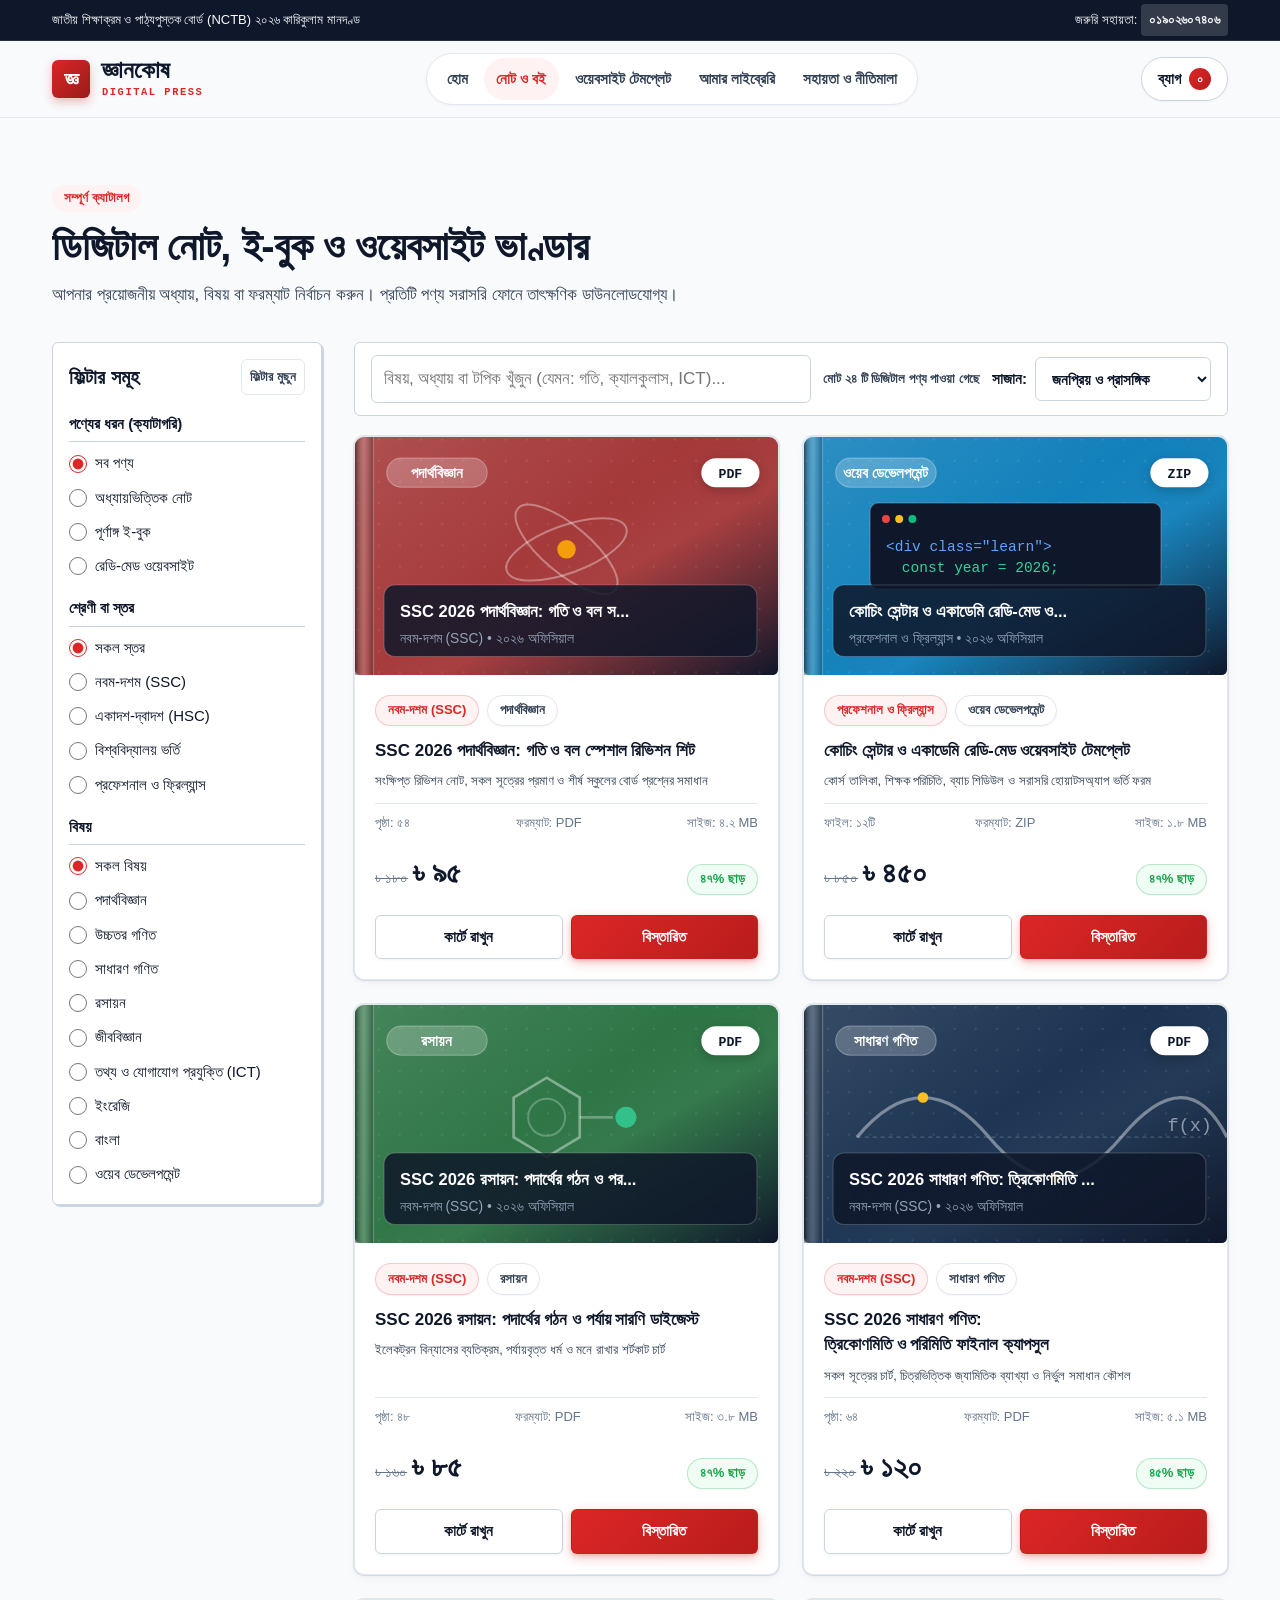
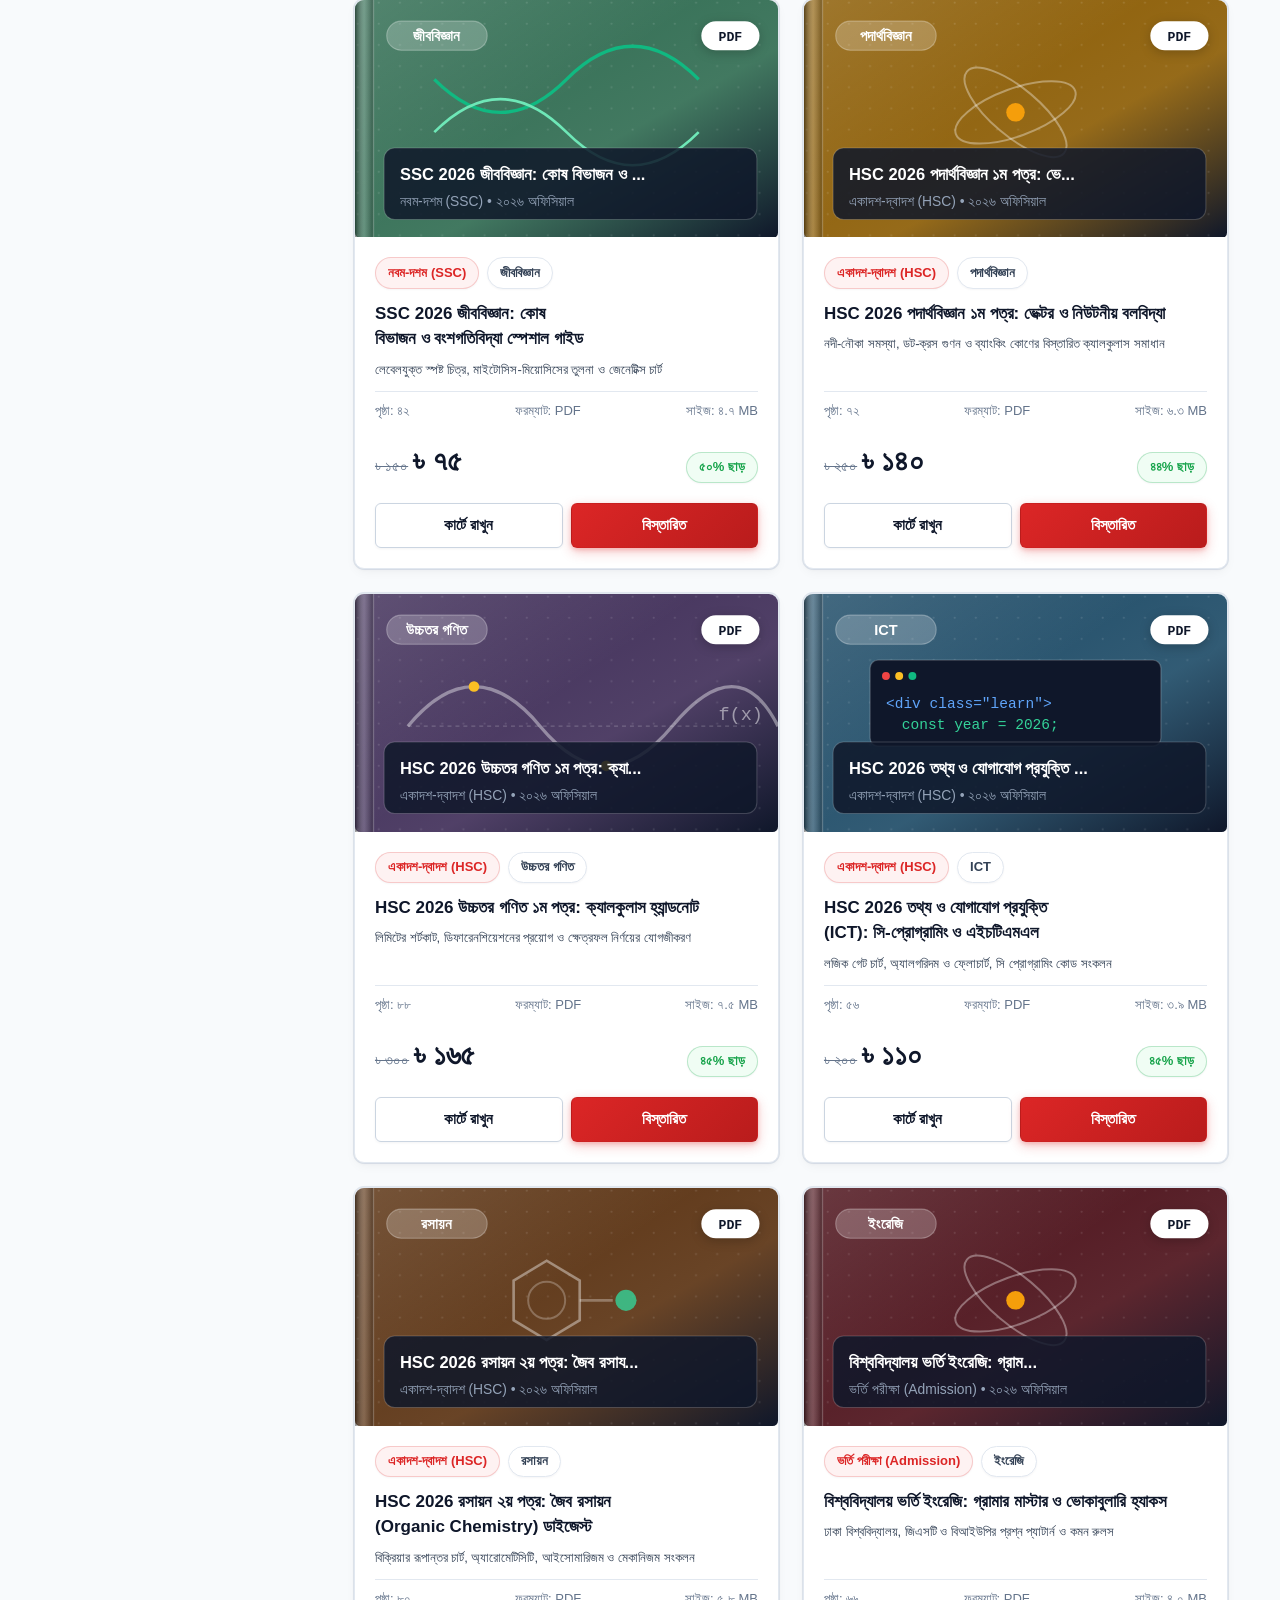
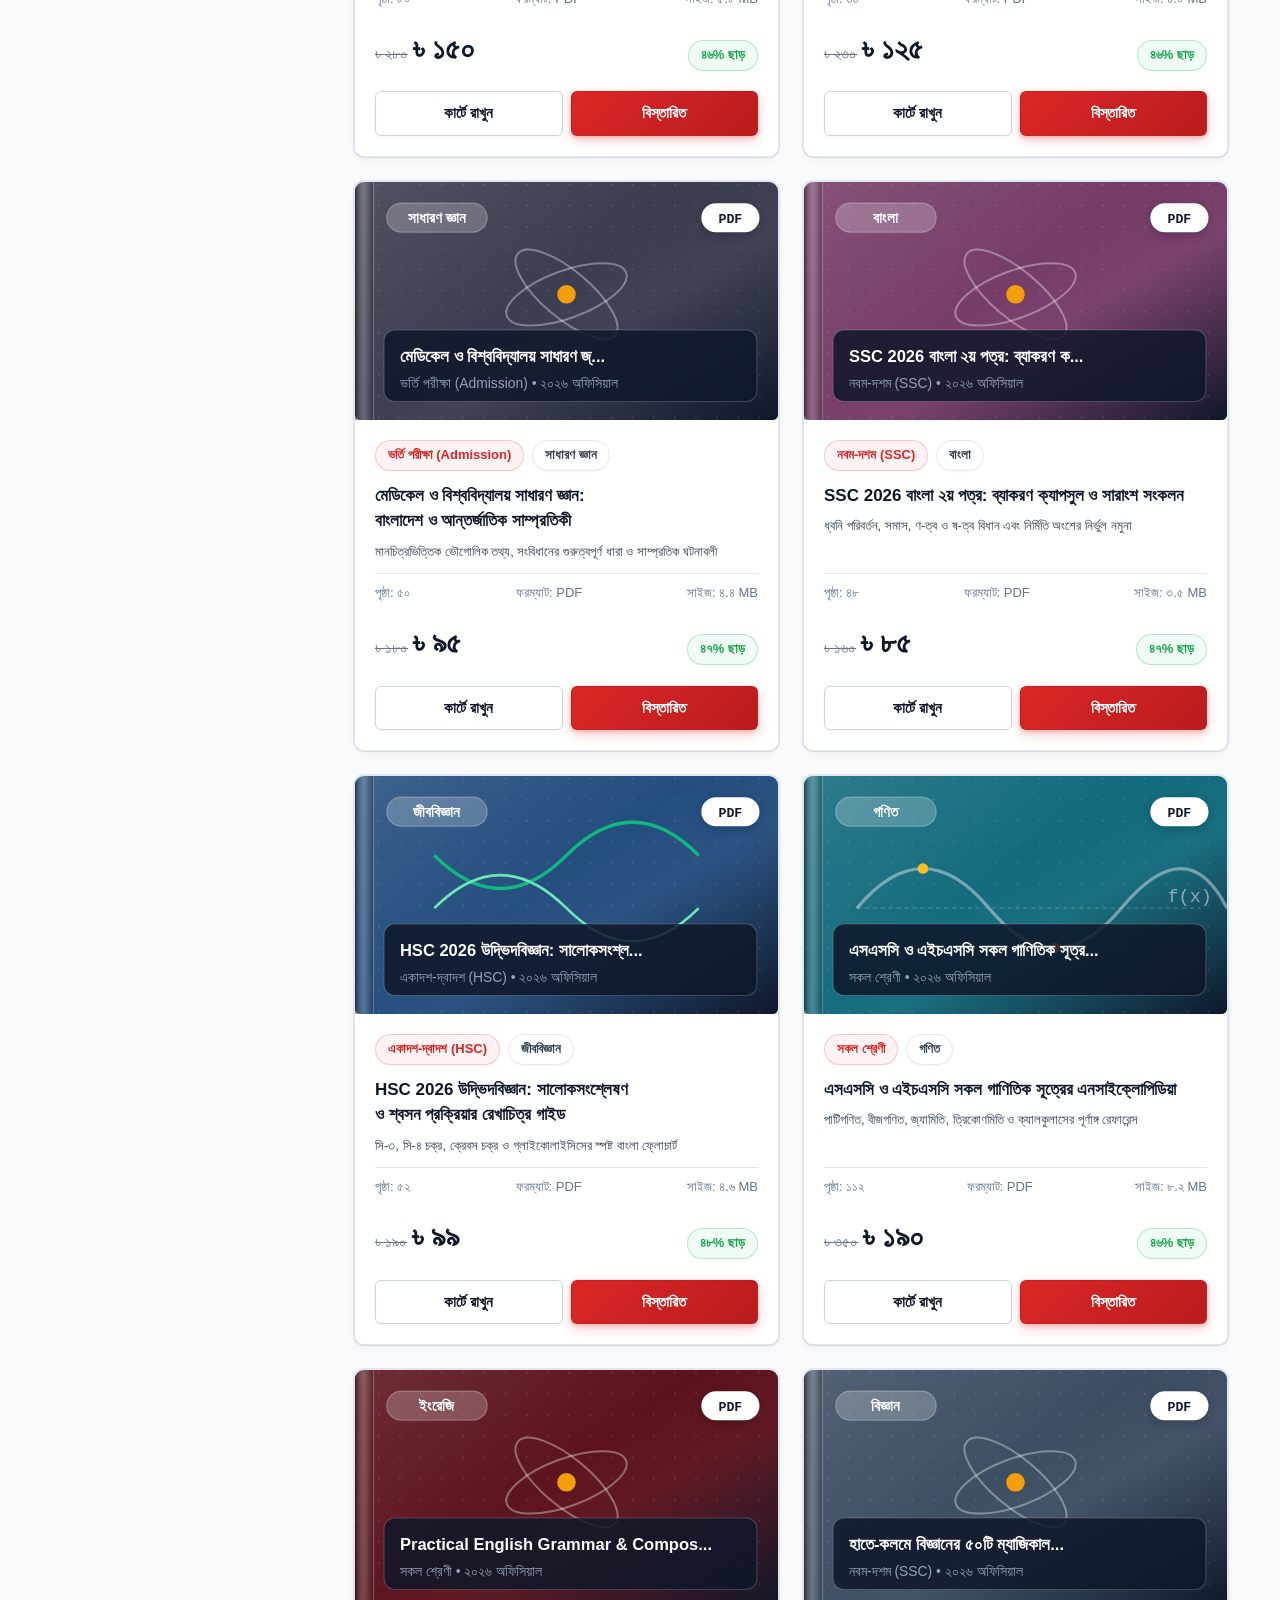
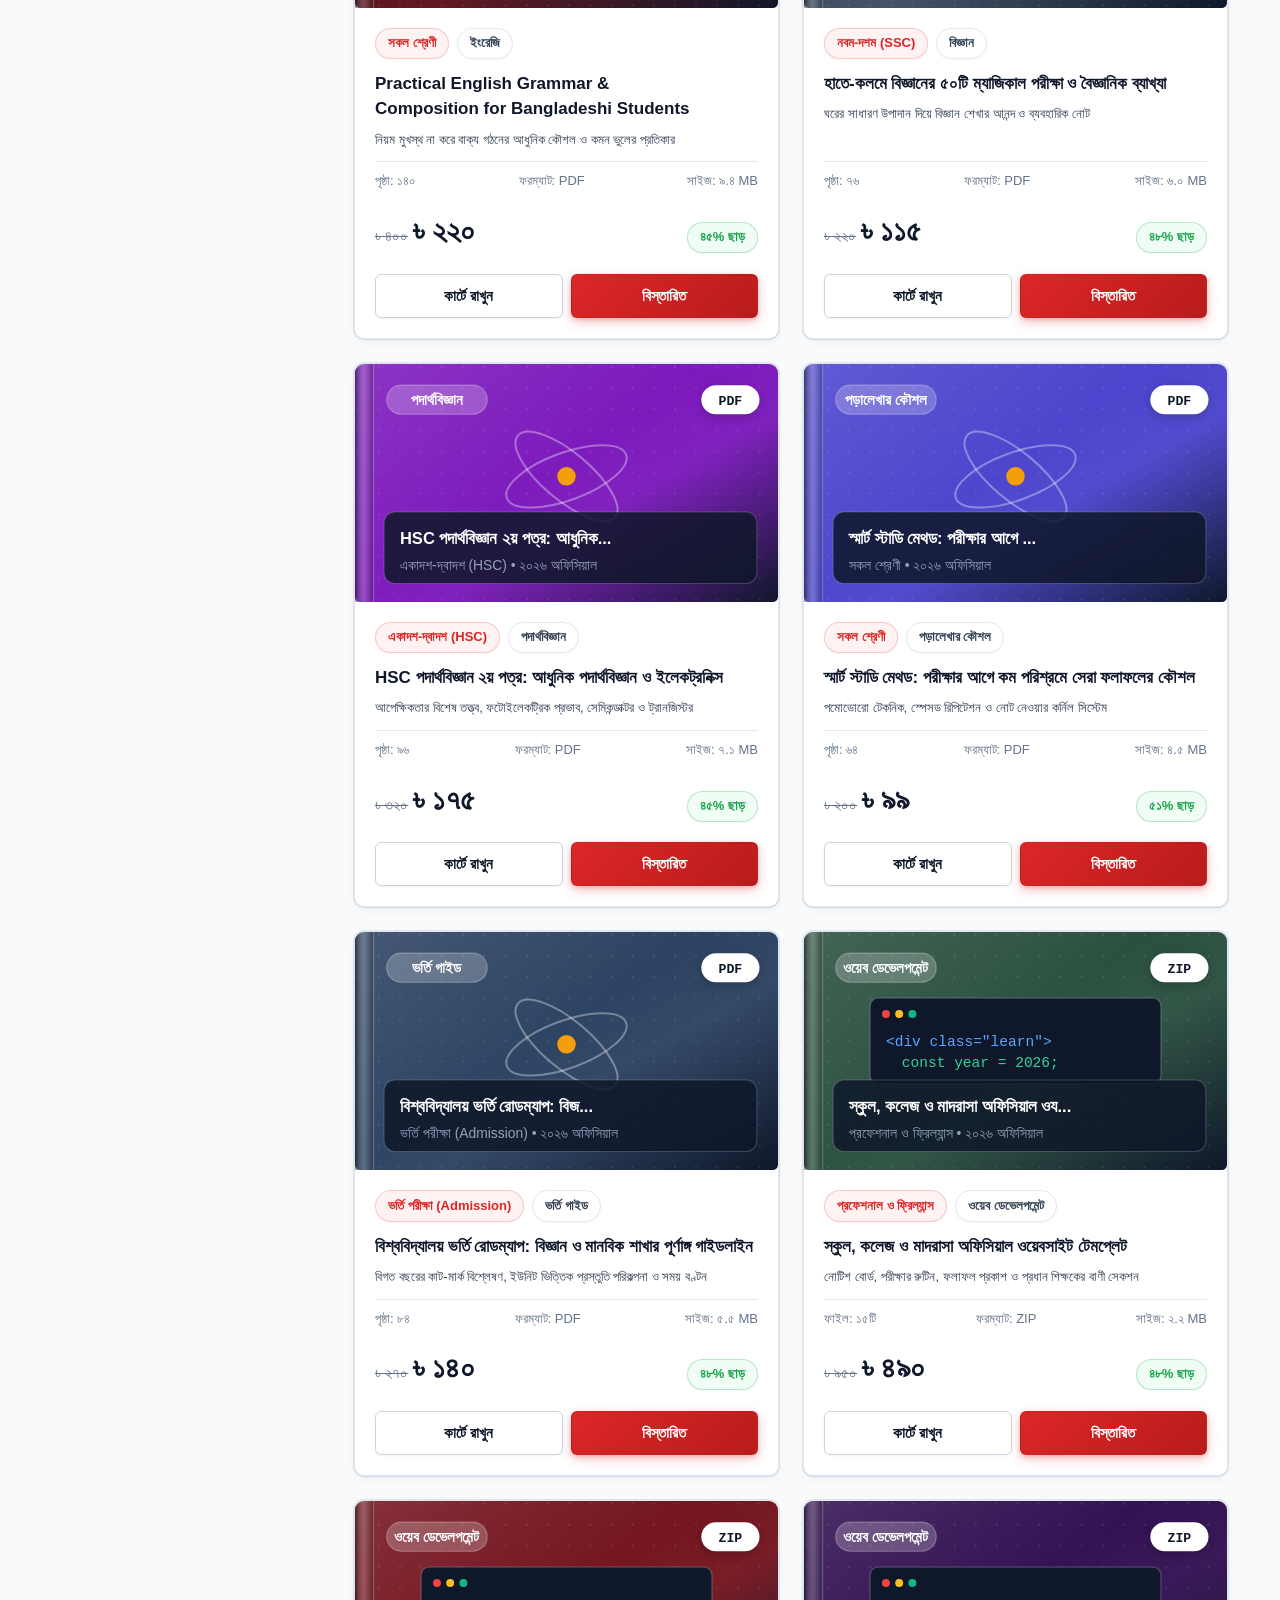
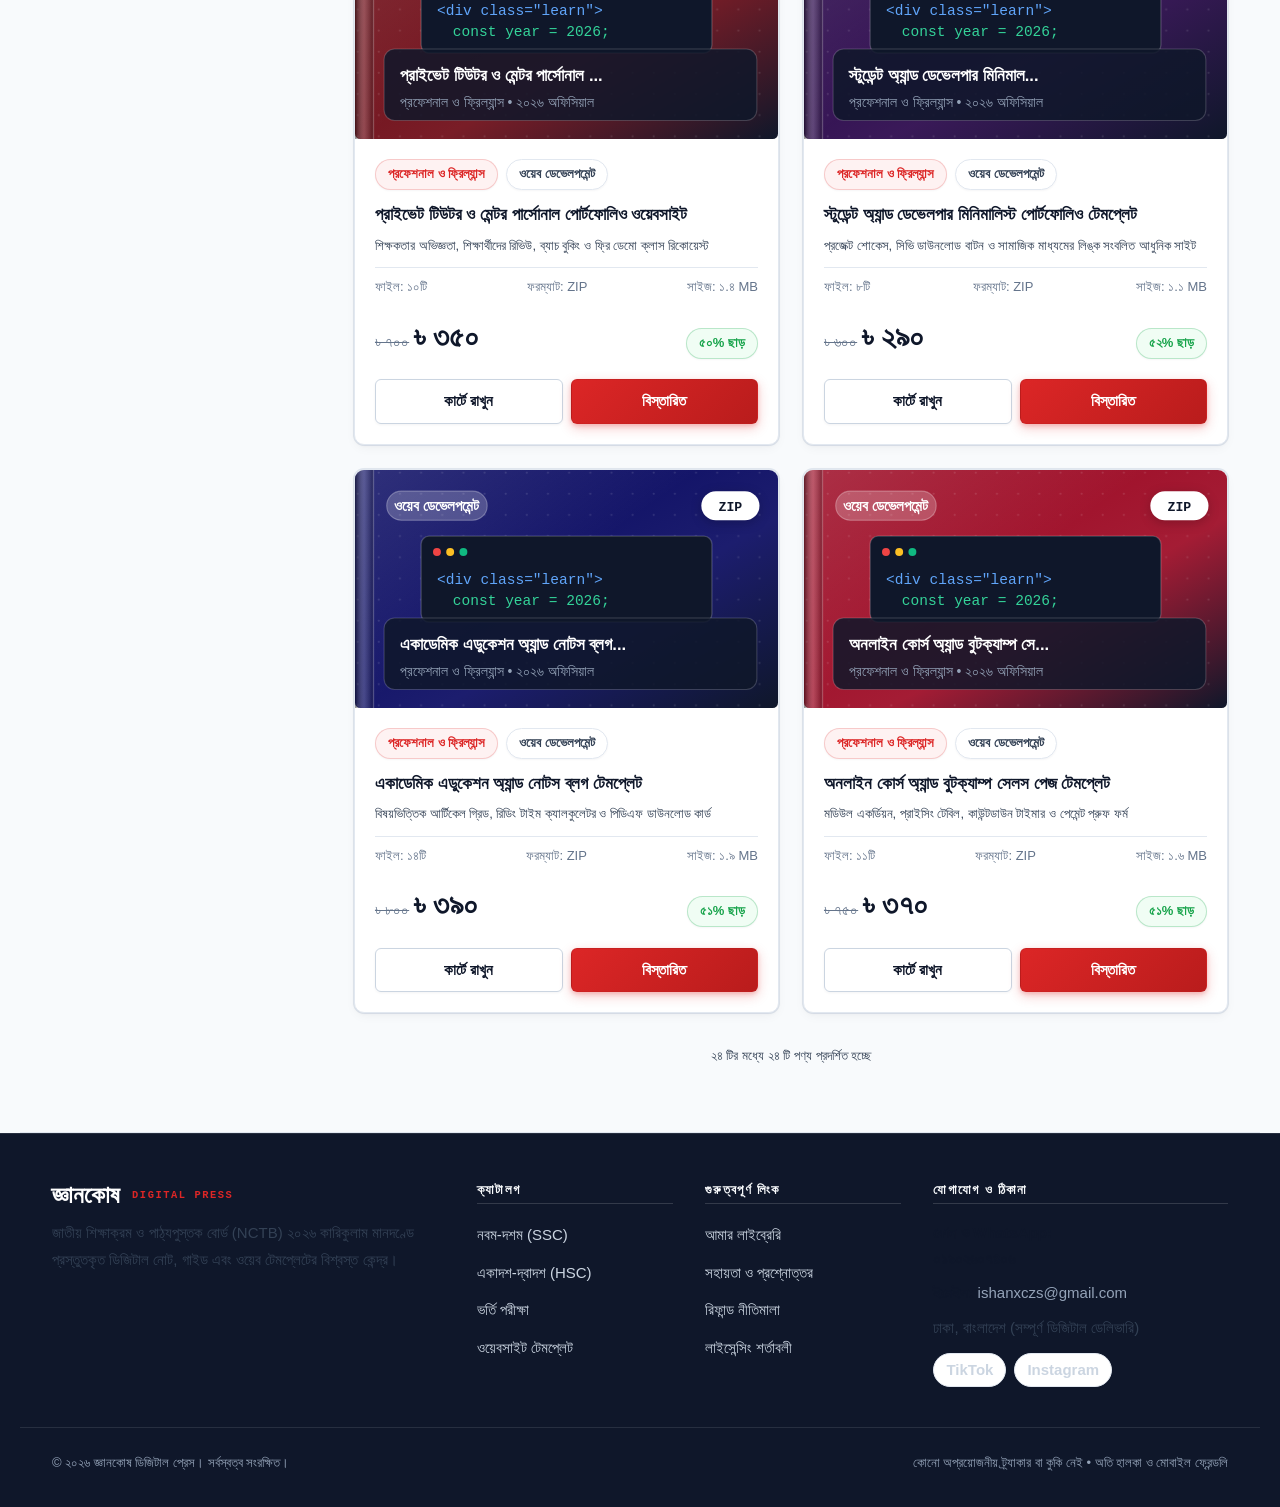
<file: shop.html>
<!DOCTYPE html>
<html lang="bn">
<head>
  <meta charset="utf-8">
  <meta name="viewport" content="width=device-width, initial-scale=1.0">
  <title>ডিজিটাল ক্যাটালগ — জ্ঞানকোষ ডিজিটাল প্রেস</title>
  <meta name="description" content="এসএসসি, এইচএসসি, বিশ্ববিদ্যালয় ভর্তি ও ওয়েব টেমপ্লেটের সম্পূর্ণ ডিজিটাল সংগ্রহশালা। অনুসন্ধান ও ফিল্টার করে তাৎক্ষণিক ডাউনলোড করুন।">
  <link rel="stylesheet" href="css/tokens.css">
  <link rel="stylesheet" href="css/reset.css">
  <link rel="stylesheet" href="css/layout.css">
  <link rel="stylesheet" href="css/components.css">
  <style>
    .filter-panel {
      background-color: var(--paper-surface);
      border: 1px solid var(--rule-sand);
      border-radius: var(--radius-sm);
      padding: var(--space-4);
      box-shadow: 2px 2px 0 var(--rule-sand);
      margin-bottom: var(--space-6);
    }

    .filter-section-title {
      font-size: var(--text-sm);
      font-weight: 700;
      color: var(--carbon-ink);
      border-bottom: 1px solid var(--rule-sand);
      padding-bottom: var(--space-1);
      margin-top: var(--space-4);
      margin-bottom: var(--space-2);
      font-family: var(--font-bangla);
    }

    .filter-section-title:first-child {
      margin-top: 0;
    }

    .filter-options {
      display: flex;
      flex-direction: column;
      gap: var(--space-2);
    }

    .filter-label-chip {
      display: flex;
      align-items: center;
      gap: var(--space-2);
      font-size: var(--text-sm);
      color: var(--carbon-ink);
      cursor: pointer;
      user-select: none;
    }

    .filter-label-chip input[type="radio"],
    .filter-label-chip input[type="checkbox"] {
      accent-color: var(--seal-crimson);
      width: 18px;
      height: 18px;
    }

    /* Active Result Bar */
    .catalog-toolbar {
      display: flex;
      justify-content: space-between;
      align-items: center;
      flex-wrap: wrap;
      gap: var(--space-3);
      background-color: var(--paper-surface);
      border: 1px solid var(--rule-sand);
      padding: var(--space-3) var(--space-4);
      border-radius: var(--radius-sm);
      margin-bottom: var(--space-5);
    }

    .catalog-search-wrap {
      flex-grow: 1;
      max-width: 480px;
      position: relative;
    }

    .catalog-sort-wrap {
      display: flex;
      align-items: center;
      gap: var(--space-2);
      font-size: var(--text-sm);
      font-weight: 700;
    }

    .sort-select {
      background: var(--paper-surface);
      border: 1px solid var(--rule-sand);
      padding: var(--space-1) var(--space-3);
      border-radius: var(--radius-sm);
      font-size: var(--text-sm);
      min-height: var(--touch-target);
      cursor: pointer;
    }

    /* No Results State */
    .no-results-card {
      background-color: var(--paper-surface);
      border: 2px dashed var(--rule-dark);
      padding: var(--space-10) var(--space-6);
      text-align: center;
      border-radius: var(--radius-sm);
      margin: var(--space-6) 0;
    }

    /* Load More / Pagination Bar */
    .load-more-wrap {
      margin-top: var(--space-8);
      text-align: center;
      display: flex;
      flex-direction: column;
      align-items: center;
      gap: var(--space-3);
    }
  </style>
  <link rel="icon" type="image/svg+xml" href="favicon.svg">
  <meta property="og:site_name" content="জ্ঞানকোষ ডিজিটাল প্রেস">
  <meta property="og:type" content="website">
  <meta property="og:locale" content="bn_BD">
</head>
<body>
  <a href="#catalog-main" class="skip-link">মূল ক্যাটালগে চলে যান</a>

  <aside class="top-notice-bar" aria-label="জরুরি তথ্য বার">
    <div class="container" style="display:flex; justify-content:space-between; align-items:center; width:100%;">
      <span>জাতীয় শিক্ষাক্রম ও পাঠ্যপুস্তক বোর্ড (NCTB) ২০২৬ কারিকুলাম মানদণ্ড</span>
      <span>জরুরি সহায়তা: <a href="tel:01902607406">০১৯০২৬০৭৪০৬</a></span>
    </div>
  </aside>

  <header class="site-header" role="banner">
    <div class="container header-main">
      <a href="index.html" class="brand-wordmark" aria-label="জ্ঞানকোষ ডিজিটাল প্রেস হোমপেজ">
        <span class="brand-emblem" aria-hidden="true">জ্ঞ</span>
        <span class="brand-title-wrap">
          <span class="brand-title">জ্ঞানকোষ</span>
          <span class="brand-subtitle">DIGITAL PRESS</span>
        </span>
      </a>

      <nav class="nav-desktop" aria-label="প্রধান নেভিগেশন">
        <a href="index.html">হোম</a>
        <a href="shop.html" class="active" aria-current="page">নোট ও বই</a>
        <a href="shop.html?category=websites">ওয়েবসাইট টেমপ্লেট</a>
        <a href="library.html">আমার লাইব্রেরি</a>
        <a href="support.html">সহায়তা ও নীতিমালা</a>
      </nav>

      <div class="header-actions">
        <a href="cart.html" class="cart-header-btn" aria-label="শপিং ব্যাগে যান">
          <span>ব্যাগ</span>
          <span class="cart-badge-count" aria-live="polite">০</span>
        </a>
        <button class="mobile-nav-toggle" id="mobileMenuBtn" aria-label="মেনু খুলুন" aria-expanded="false">
          ☰
        </button>
      </div>
    </div>
  </header>

  <!-- Mobile Drawer Menu -->
  <div class="mobile-drawer" id="mobileDrawer" role="dialog" aria-modal="true" aria-label="মোবাইল নেভিগেশন মেনু">
    <div class="mobile-drawer-content">
      <button class="mobile-drawer-close" id="mobileDrawerClose" aria-label="মেনু বন্ধ করুন">✕ বন্ধ করুন</button>
      <nav aria-label="মোবাইল লিঙ্কসমূহ">
        <a href="index.html">হোম</a>
        <a href="shop.html">নোট ও বই</a>
        <a href="shop.html?category=websites">ওয়েবসাইট টেমপ্লেট</a>
        <a href="library.html">আমার লাইব্রেরি</a>
        <a href="support.html">সহায়তা ও নীতিমালা</a>
      </nav>
      <div style="margin-top:auto; font-size:var(--text-xs); color:var(--slate-ink);">
        <p>সরাসরি যোগাযোগ: ০১৯০২৬০৭৪০৬</p>
        <p>ঢাকা, বাংলাদেশ (সম্পূর্ণ ডিজিটাল)</p>
      </div>
    </div>
  </div>

  <main id="catalog-main" class="container section">
    <div class="section-header">
      <span class="section-eyebrow">সম্পূর্ণ ক্যাটালগ</span>
      <h1 class="section-title">ডিজিটাল নোট, ই-বুক ও ওয়েবসাইট ভাণ্ডার</h1>
      <p class="section-subtitle">আপনার প্রয়োজনীয় অধ্যায়, বিষয় বা ফরম্যাট নির্বাচন করুন। প্রতিটি পণ্য সরাসরি ফোনে তাৎক্ষণিক ডাউনলোডযোগ্য।</p>
    </div>

    <!-- Layout: Filters Sidebar + Products Grid -->
    <div class="shop-layout">
      <!-- Filter Sidebar -->
      <aside class="shop-sidebar" aria-label="পণ্য ফিল্টার অপশনসমূহ">
        <div class="filter-panel">
          <div style="display:flex; justify-content:space-between; align-items:center; margin-bottom:var(--space-3);">
            <h2 style="font-size:var(--text-md); margin:0; color:var(--carbon-ink);">ফিল্টার সমূহ</h2>
            <button type="button" class="btn btn-subtle" id="resetFiltersBtn" style="min-height:36px; padding:2px 8px; font-size:var(--text-xs);">ফিল্টার মুছুন</button>
          </div>

          <!-- 1. Category Filter -->
          <div class="filter-section-title">পণ্যের ধরন (ক্যাটাগরি)</div>
          <div class="filter-options" id="categoryFilterGroup">
            <label class="filter-label-chip">
              <input type="radio" name="filterCategory" value="all" checked> সব পণ্য
            </label>
            <label class="filter-label-chip">
              <input type="radio" name="filterCategory" value="notes"> অধ্যায়ভিত্তিক নোট
            </label>
            <label class="filter-label-chip">
              <input type="radio" name="filterCategory" value="ebooks"> পূর্ণাঙ্গ ই-বুক
            </label>
            <label class="filter-label-chip">
              <input type="radio" name="filterCategory" value="websites"> রেডি-মেড ওয়েবসাইট
            </label>
          </div>

          <!-- 2. Class Level Filter -->
          <div class="filter-section-title">শ্রেণী বা স্তর</div>
          <div class="filter-options" id="classFilterGroup">
            <label class="filter-label-chip">
              <input type="radio" name="filterClass" value="all" checked> সকল স্তর
            </label>
            <label class="filter-label-chip">
              <input type="radio" name="filterClass" value="ssc"> নবম-দশম (SSC)
            </label>
            <label class="filter-label-chip">
              <input type="radio" name="filterClass" value="hsc"> একাদশ-দ্বাদশ (HSC)
            </label>
            <label class="filter-label-chip">
              <input type="radio" name="filterClass" value="admission"> বিশ্ববিদ্যালয় ভর্তি
            </label>
            <label class="filter-label-chip">
              <input type="radio" name="filterClass" value="professional"> প্রফেশনাল ও ফ্রিল্যান্স
            </label>
          </div>

          <!-- 3. Subject Filter -->
          <div class="filter-section-title">বিষয়</div>
          <div class="filter-options" id="subjectFilterGroup">
            <label class="filter-label-chip">
              <input type="radio" name="filterSubject" value="all" checked> সকল বিষয়
            </label>
            <label class="filter-label-chip">
              <input type="radio" name="filterSubject" value="পদার্থবিজ্ঞান"> পদার্থবিজ্ঞান
            </label>
            <label class="filter-label-chip">
              <input type="radio" name="filterSubject" value="উচ্চতর গণিত"> উচ্চতর গণিত
            </label>
            <label class="filter-label-chip">
              <input type="radio" name="filterSubject" value="সাধারণ গণিত"> সাধারণ গণিত
            </label>
            <label class="filter-label-chip">
              <input type="radio" name="filterSubject" value="রসায়ন"> রসায়ন
            </label>
            <label class="filter-label-chip">
              <input type="radio" name="filterSubject" value="জীববিজ্ঞান"> জীববিজ্ঞান
            </label>
            <label class="filter-label-chip">
              <input type="radio" name="filterSubject" value="ICT"> তথ্য ও যোগাযোগ প্রযুক্তি (ICT)
            </label>
            <label class="filter-label-chip">
              <input type="radio" name="filterSubject" value="ইংরেজি"> ইংরেজি
            </label>
            <label class="filter-label-chip">
              <input type="radio" name="filterSubject" value="বাংলা"> বাংলা
            </label>
            <label class="filter-label-chip">
              <input type="radio" name="filterSubject" value="ওয়েব ডেভেলপমেন্ট"> ওয়েব ডেভেলপমেন্ট
            </label>
          </div>
        </div>
      </aside>

      <!-- Main Content / Products Listing -->
      <section class="shop-content" aria-label="পণ্যের ফলাফল তালিকা">
        <!-- Toolbar: Search + Count + Sort -->
        <div class="catalog-toolbar">
          <div class="catalog-search-wrap">
            <input type="search" id="catalogSearchInput" class="input-control" placeholder="বিষয়, অধ্যায় বা টপিক খুঁজুন (যেমন: গতি, ক্যালকুলাস, ICT)..." aria-label="ক্যাটালগে অনুসন্ধান করুন">
          </div>

          <div style="display:flex; align-items:center; gap:var(--space-3); flex-wrap:wrap;">
            <div id="resultsCountBadge" style="font-size:var(--text-xs); font-weight:700; color:var(--slate-ink);" aria-live="polite">
              মোট ২৪ টি পণ্য প্রদর্শিত হচ্ছে
            </div>

            <div class="catalog-sort-wrap">
              <label for="catalogSortSelect">সাজান:</label>
              <select id="catalogSortSelect" class="sort-select">
                <option value="featured">জনপ্রিয় ও প্রাসঙ্গিক</option>
                <option value="price-asc">মূল্য: কম থেকে বেশি</option>
                <option value="price-desc">মূল্য: বেশি থেকে কম</option>
                <option value="pages-desc">পৃষ্ঠা সংখ্যা: বেশি থেকে কম</option>
                <option value="title-asc">নাম অনুসারে (ক-হ)</option>
              </select>
            </div>
          </div>
        </div>

        <!-- Products Grid Container -->
        <div class="grid-catalog" id="catalogProductsGrid" aria-live="polite">
          <!-- Populated by JavaScript -->
        </div>

        <!-- No Results Fallback -->
        <div class="no-results-card" id="noResultsBlock" style="display:none;" role="alert">
          <div style="font-size:3rem; margin-bottom:var(--space-2);">🔍</div>
          <h3 style="font-size:var(--text-xl); margin-bottom:var(--space-2); color:var(--carbon-ink);">দুঃখিত, কোনো পণ্য খুঁজে পাওয়া যায়নি!</h3>
          <p style="font-size:var(--text-base); color:var(--slate-ink); max-width:48ch; margin:0 auto var(--space-4);">
            আপনার সার্চ কি-ওয়ার্ডের বানানটি যাচাই করুন অথবা ফিল্টারগুলো মুছে সব পণ্য ব্রাউজ করুন। আপনার প্রয়োজনীয় নোটের বিষয়ে আমাদের হোয়াটসঅ্যাপে জানাতে পারেন।
          </p>
          <div style="display:flex; gap:var(--space-2); justify-content:center;">
            <button type="button" class="btn btn-primary" onclick="resetAllFilters();">সব ফিল্টার রিসেট করুন</button>
            <a href="https://wa.me/8801902607406" class="btn btn-secondary">হোয়াটসঅ্যাপে নোট রিকোয়েস্ট দিন</a>
          </div>
        </div>

        <!-- Load More Bar -->
        <div class="load-more-wrap" id="loadMoreWrap">
          <span id="loadMoreProgressText" style="font-size:var(--text-xs); color:var(--slate-ink);">২৪ টির মধ্যে ২৪ টি পণ্য প্রদর্শিত হচ্ছে</span>
        </div>
      </section>
    </div>
  </main>

  <footer class="site-footer" role="contentinfo">
    <div class="container footer-grid">
      <div class="footer-col">
        <a href="index.html" class="brand-wordmark" style="margin-bottom:var(--space-3);">
          <span class="brand-title">জ্ঞানকোষ</span>
          <span class="brand-subtitle">DIGITAL PRESS</span>
        </a>
        <p style="font-size:var(--text-sm); color:var(--slate-ink);">
          জাতীয় শিক্ষাক্রম ও পাঠ্যপুস্তক বোর্ড (NCTB) ২০২৬ কারিকুলাম মানদণ্ডে প্রস্তুতকৃত ডিজিটাল নোট, গাইড এবং ওয়েব টেমপ্লেটের বিশ্বস্ত কেন্দ্র।
        </p>
      </div>
      <div class="footer-col">
        <h3 class="footer-heading">ক্যাটালগ</h3>
        <ul>
          <li><a href="shop.html?class=ssc">নবম-দশম (SSC)</a></li>
          <li><a href="shop.html?class=hsc">একাদশ-দ্বাদশ (HSC)</a></li>
          <li><a href="shop.html?class=admission">ভর্তি পরীক্ষা</a></li>
          <li><a href="shop.html?category=websites">ওয়েবসাইট টেমপ্লেট</a></li>
        </ul>
      </div>
      <div class="footer-col">
        <h3 class="footer-heading">গুরুত্বপূর্ণ লিংক</h3>
        <ul>
          <li><a href="library.html">আমার লাইব্রেরি</a></li>
          <li><a href="support.html">সহায়তা ও প্রশ্নোত্তর</a></li>
          <li><a href="support.html#refund">রিফান্ড নীতিমালা</a></li>
          <li><a href="support.html#license">লাইসেন্সিং শর্তাবলী</a></li>
        </ul>
      </div>
      <div class="footer-col">
        <h3 class="footer-heading">যোগাযোগ ও ঠিকানা</h3>
        <p style="font-size:var(--text-sm); margin-bottom:var(--space-2);">
          <strong>ফোন ও WhatsApp:</strong><br>
          <a href="https://wa.me/8801902607406" style="color:var(--carbon-ink); font-weight:700;">০১৯০২৬০৭৪০৬</a>
        </p>
        <p style="font-size:var(--text-sm); margin-bottom:var(--space-2);">
          <strong>ইমেইল:</strong> ishanxczs@gmail.com
        </p>
        <p style="font-size:var(--text-sm); color:var(--slate-ink);">
          ঢাকা, বাংলাদেশ (সম্পূর্ণ ডিজিটাল ডেলিভারি)
        </p>
        <div style="margin-top:var(--space-3); display:flex; gap:var(--space-2);">
          <a href="https://www.tiktok.com/@its_ishan_17?_r=1&_t=ZS-9BT1d8s78pp" target="_blank" rel="noopener noreferrer" class="badge" aria-label="TikTok প্রোফাইল">TikTok</a>
          <a href="https://www.instagram.com/ishanxczs26?avpt=c2IxeW9yY2x2ejlz" target="_blank" rel="noopener noreferrer" class="badge" aria-label="Instagram প্রোফাইল">Instagram</a>
        </div>
      </div>
    </div>
    <div class="container footer-bottom">
      <span>© ২০২৬ জ্ঞানকোষ ডিজিটাল প্রেস। সর্বস্বত্ব সংরক্ষিত।</span>
      <span>কোনো অপ্রয়োজনীয় ট্র্যাকার বা কুকি নেই • অতি হালকা ও মোবাইল ফ্রেন্ডলি</span>
    </div>
  </footer>

  <script src="js/store-config.js"></script>
  <script src="js/store-data.js"></script>
  <script src="js/store-engine.js"></script>
  <script>
    // State of active catalog filters
    var catalogState = {
      search: '',
      category: 'all',
      classLevel: 'all',
      subject: 'all',
      sort: 'featured'
    };

    function parseUrlParams() {
      var params = new URLSearchParams(window.location.search);
      if (params.has('category')) {
        catalogState.category = params.get('category');
        var catRadio = document.querySelector('input[name="filterCategory"][value="' + catalogState.category + '"]');
        if (catRadio) catRadio.checked = true;
      }
      if (params.has('class')) {
        catalogState.classLevel = params.get('class');
        var clsRadio = document.querySelector('input[name="filterClass"][value="' + catalogState.classLevel + '"]');
        if (clsRadio) clsRadio.checked = true;
      }
      if (params.has('search')) {
        catalogState.search = params.get('search');
        var searchInput = document.getElementById('catalogSearchInput');
        if (searchInput) searchInput.value = catalogState.search;
      }
    }

    function renderCatalog() {
      var allProducts = window.STORE_PRODUCTS || [];
      var filtered = allProducts.filter(function(p) {
        // Category filter
        if (catalogState.category !== 'all' && p.category !== catalogState.category) {
          return false;
        }
        // Class level filter
        if (catalogState.classLevel !== 'all' && p.classLevel !== catalogState.classLevel && p.classLevel !== 'all') {
          return false;
        }
        // Subject filter
        if (catalogState.subject !== 'all' && p.subject !== catalogState.subject) {
          return false;
        }
        // Search filter
        if (catalogState.search) {
          var query = catalogState.search.toLowerCase();
          var titleMatch = p.title.toLowerCase().indexOf(query) !== -1;
          var subtitleMatch = p.subtitle.toLowerCase().indexOf(query) !== -1;
          var subjectMatch = p.subject.toLowerCase().indexOf(query) !== -1;
          var classMatch = p.classLabel.toLowerCase().indexOf(query) !== -1;
          if (!titleMatch && !subtitleMatch && !subjectMatch && !classMatch) {
            return false;
          }
        }
        return true;
      });

      // Sorting
      filtered.sort(function(a, b) {
        if (catalogState.sort === 'price-asc') {
          return a.priceSale - b.priceSale;
        } else if (catalogState.sort === 'price-desc') {
          return b.priceSale - a.priceSale;
        } else if (catalogState.sort === 'pages-desc') {
          return (b.pages || b.filesCount || 0) - (a.pages || a.filesCount || 0);
        } else if (catalogState.sort === 'title-asc') {
          return a.title.localeCompare(b.title, 'bn');
        }
        // Default: featured first, then id
        if (a.featured && !b.featured) return -1;
        if (!a.featured && b.featured) return 1;
        return 0;
      });

      var grid = document.getElementById('catalogProductsGrid');
      var noResults = document.getElementById('noResultsBlock');
      var countBadge = document.getElementById('resultsCountBadge');
      var progressText = document.getElementById('loadMoreProgressText');

      countBadge.textContent = 'মোট ' + StoreEngine.toBn(filtered.length) + ' টি ডিজিটাল পণ্য পাওয়া গেছে';
      progressText.textContent = StoreEngine.toBn(allProducts.length) + ' টির মধ্যে ' + StoreEngine.toBn(filtered.length) + ' টি পণ্য প্রদর্শিত হচ্ছে';

      if (filtered.length === 0) {
        grid.innerHTML = '';
        noResults.style.display = 'block';
        return;
      }

      noResults.style.display = 'none';
      var html = '';
      for (var i = 0; i < filtered.length; i++) {
        var p = filtered[i];
        var discountPercent = Math.round(((p.priceRegular - p.priceSale) / p.priceRegular) * 100);
        var specText = p.pages ? 'পৃষ্ঠা: ' + StoreEngine.toBn(p.pages) : 'ফাইল: ' + StoreEngine.toBn(p.filesCount || 8) + 'টি';

        html += [
          '<article class="product-card" id="card-' + p.id + '">',
          '  <div class="product-cover-wrap">',
          '    ' + StoreEngine.generateSvgCover(p, 320, 180),
          '  </div>',
          '  <div class="product-body">',
          '    <div class="product-meta-strip">',
          '      <span class="badge badge-crimson">' + p.classLabel + '</span>',
          '      <span class="badge">' + p.subject + '</span>',
          '    </div>',
          '    <h3 class="product-title"><a href="product.html?id=' + p.id + '">' + p.title + '</a></h3>',
          '    <p class="product-excerpt">' + p.subtitle + '</p>',
          '    <div class="product-specs">',
          '      <span>' + specText + '</span>',
          '      <span>ফরম্যাট: ' + p.format + '</span>',
          '      <span>সাইজ: ' + p.fileSize + '</span>',
          '    </div>',
          '    <div class="product-price-row">',
          '      <div>',
          '        <span class="price-regular">' + StoreEngine.formatPrice(p.priceRegular) + '</span>',
          '        <span class="price-current">' + StoreEngine.formatPrice(p.priceSale) + '</span>',
          '      </div>',
          '      <span class="badge badge-forest">' + StoreEngine.toBn(discountPercent) + '% ছাড়</span>',
          '    </div>',
          '    <div class="product-actions">',
          '      <button class="btn btn-secondary" onclick="handleCatalogAddToCart(\'' + p.id + '\', this);" aria-label="' + p.title + ' কার্টে যোগ করুন">কার্টে রাখুন</button>',
          '      <a href="product.html?id=' + p.id + '" class="btn btn-primary" aria-label="' + p.title + ' বিস্তারিত বিবরণ দেখুন">বিস্তারিত</a>',
          '    </div>',
          '  </div>',
          '</article>'
        ].join('\n');
      }
      grid.innerHTML = html;
    }

    function handleCatalogAddToCart(productId, btn) {
      var res = StoreEngine.addToCart(productId);
      if (btn) {
        var originalText = btn.textContent;
        btn.textContent = res.alreadyInCart ? '✓ ইতিমধ্যে আছে' : '✓ যুক্ত হয়েছে!';
        btn.classList.add('btn-primary');
        btn.classList.remove('btn-secondary');
        setTimeout(function() {
          btn.textContent = originalText;
          btn.classList.remove('btn-primary');
          btn.classList.add('btn-secondary');
        }, 1800);
      }
      StoreEngine.showToast(res.message, res.success ? 'success' : 'info');
    }

    function resetAllFilters() {
      catalogState.search = '';
      catalogState.category = 'all';
      catalogState.classLevel = 'all';
      catalogState.subject = 'all';
      catalogState.sort = 'featured';

      document.getElementById('catalogSearchInput').value = '';
      document.querySelector('input[name="filterCategory"][value="all"]').checked = true;
      document.querySelector('input[name="filterClass"][value="all"]').checked = true;
      document.querySelector('input[name="filterSubject"][value="all"]').checked = true;
      document.getElementById('catalogSortSelect').value = 'featured';

      renderCatalog();
    }

    // Attach Event Listeners
    document.addEventListener('DOMContentLoaded', function() {
      parseUrlParams();
      renderCatalog();

      // Search input (debounced)
      var searchInput = document.getElementById('catalogSearchInput');
      var debounceTimer;
      searchInput.addEventListener('input', function(e) {
        clearTimeout(debounceTimer);
        debounceTimer = setTimeout(function() {
          catalogState.search = e.target.value.trim();
          renderCatalog();
        }, 150);
      });

      // Category filters
      var catRadios = document.querySelectorAll('input[name="filterCategory"]');
      for (var i = 0; i < catRadios.length; i++) {
        catRadios[i].addEventListener('change', function(e) {
          catalogState.category = e.target.value;
          renderCatalog();
        });
      }

      // Class filters
      var clsRadios = document.querySelectorAll('input[name="filterClass"]');
      for (var j = 0; j < clsRadios.length; j++) {
        clsRadios[j].addEventListener('change', function(e) {
          catalogState.classLevel = e.target.value;
          renderCatalog();
        });
      }

      // Subject filters
      var subjRadios = document.querySelectorAll('input[name="filterSubject"]');
      for (var k = 0; k < subjRadios.length; k++) {
        subjRadios[k].addEventListener('change', function(e) {
          catalogState.subject = e.target.value;
          renderCatalog();
        });
      }

      // Sort
      var sortSelect = document.getElementById('catalogSortSelect');
      sortSelect.addEventListener('change', function(e) {
        catalogState.sort = e.target.value;
        renderCatalog();
      });

      // Reset button
      document.getElementById('resetFiltersBtn').addEventListener('click', resetAllFilters);

      // Mobile Menu
      var menuBtn = document.getElementById('mobileMenuBtn');
      var drawer = document.getElementById('mobileDrawer');
      var closeBtn = document.getElementById('mobileDrawerClose');
      if (menuBtn && drawer) {
        menuBtn.addEventListener('click', function() {
          drawer.classList.add('open');
          menuBtn.setAttribute('aria-expanded', 'true');
        });
      }
      if (closeBtn && drawer && menuBtn) {
        closeBtn.addEventListener('click', function() {
          drawer.classList.remove('open');
          menuBtn.setAttribute('aria-expanded', 'false');
        });
      }
    });
  </script>
</body>
</html>
</file>
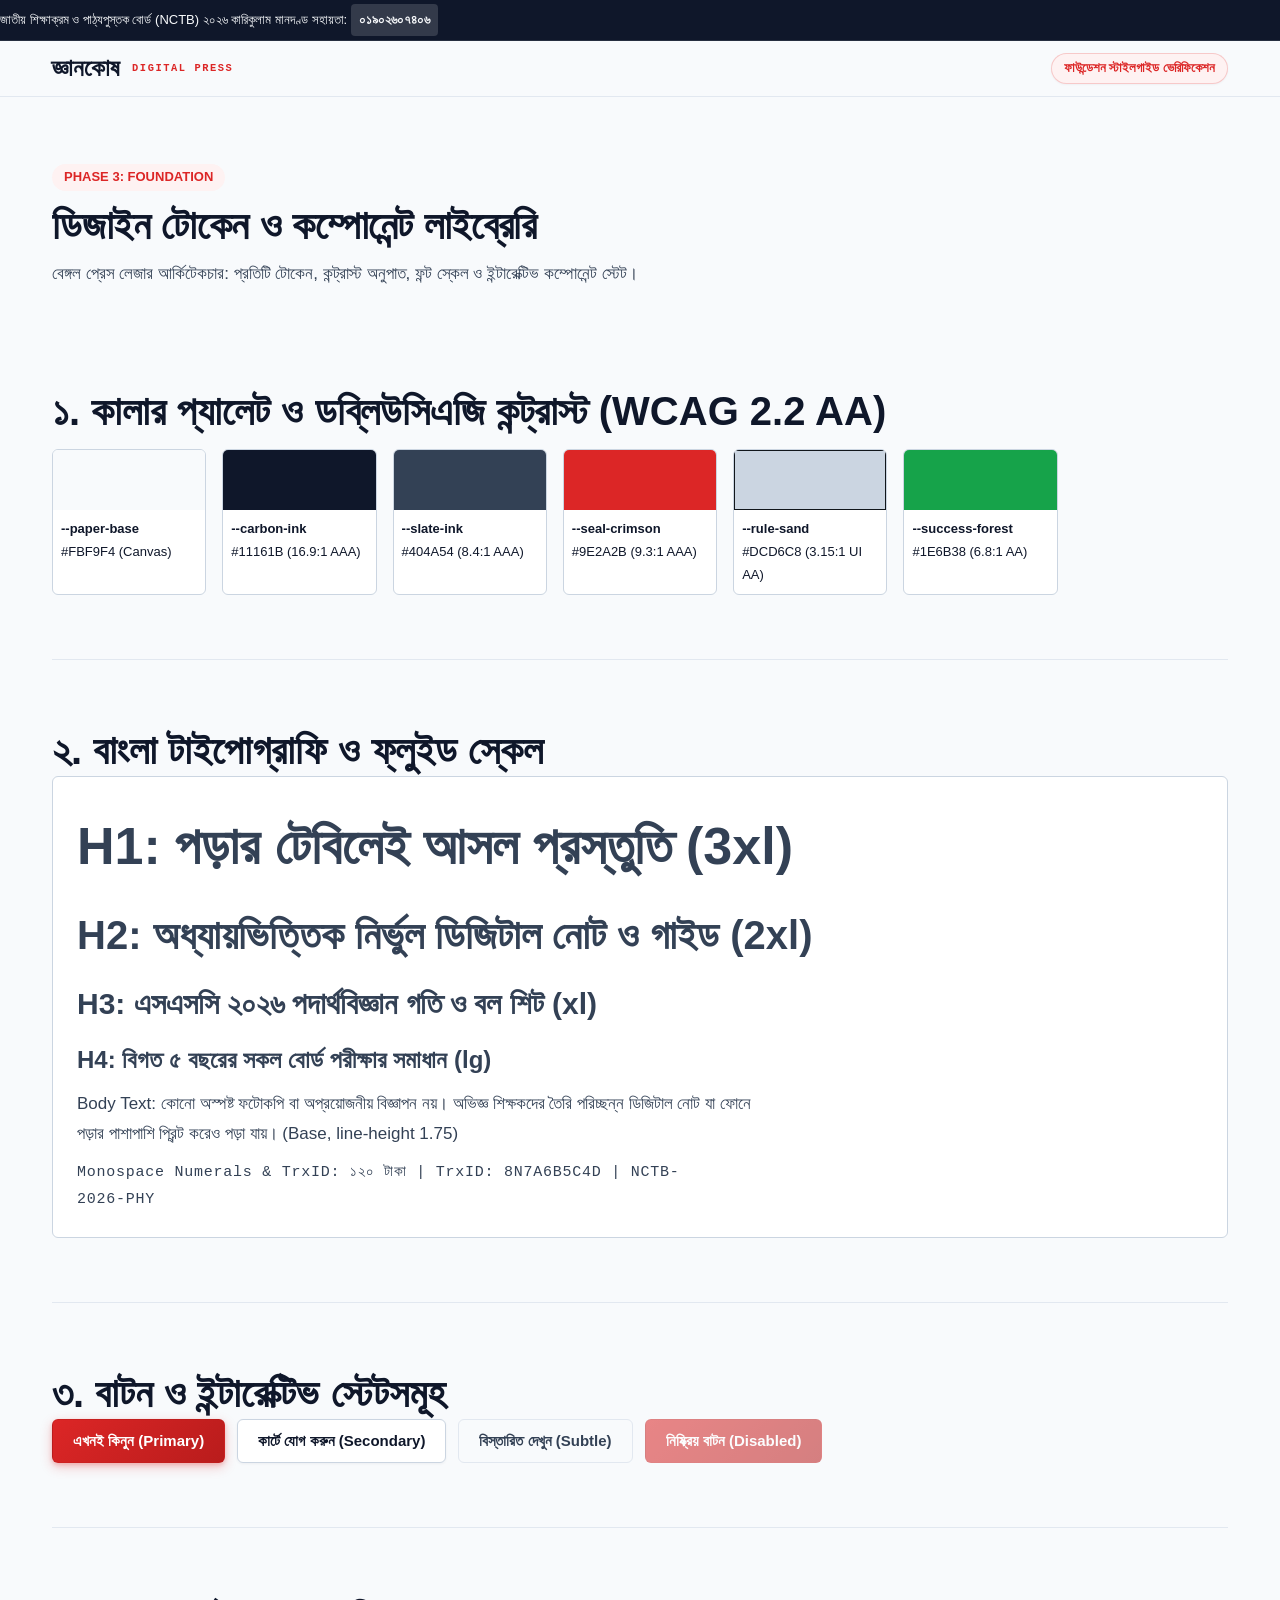
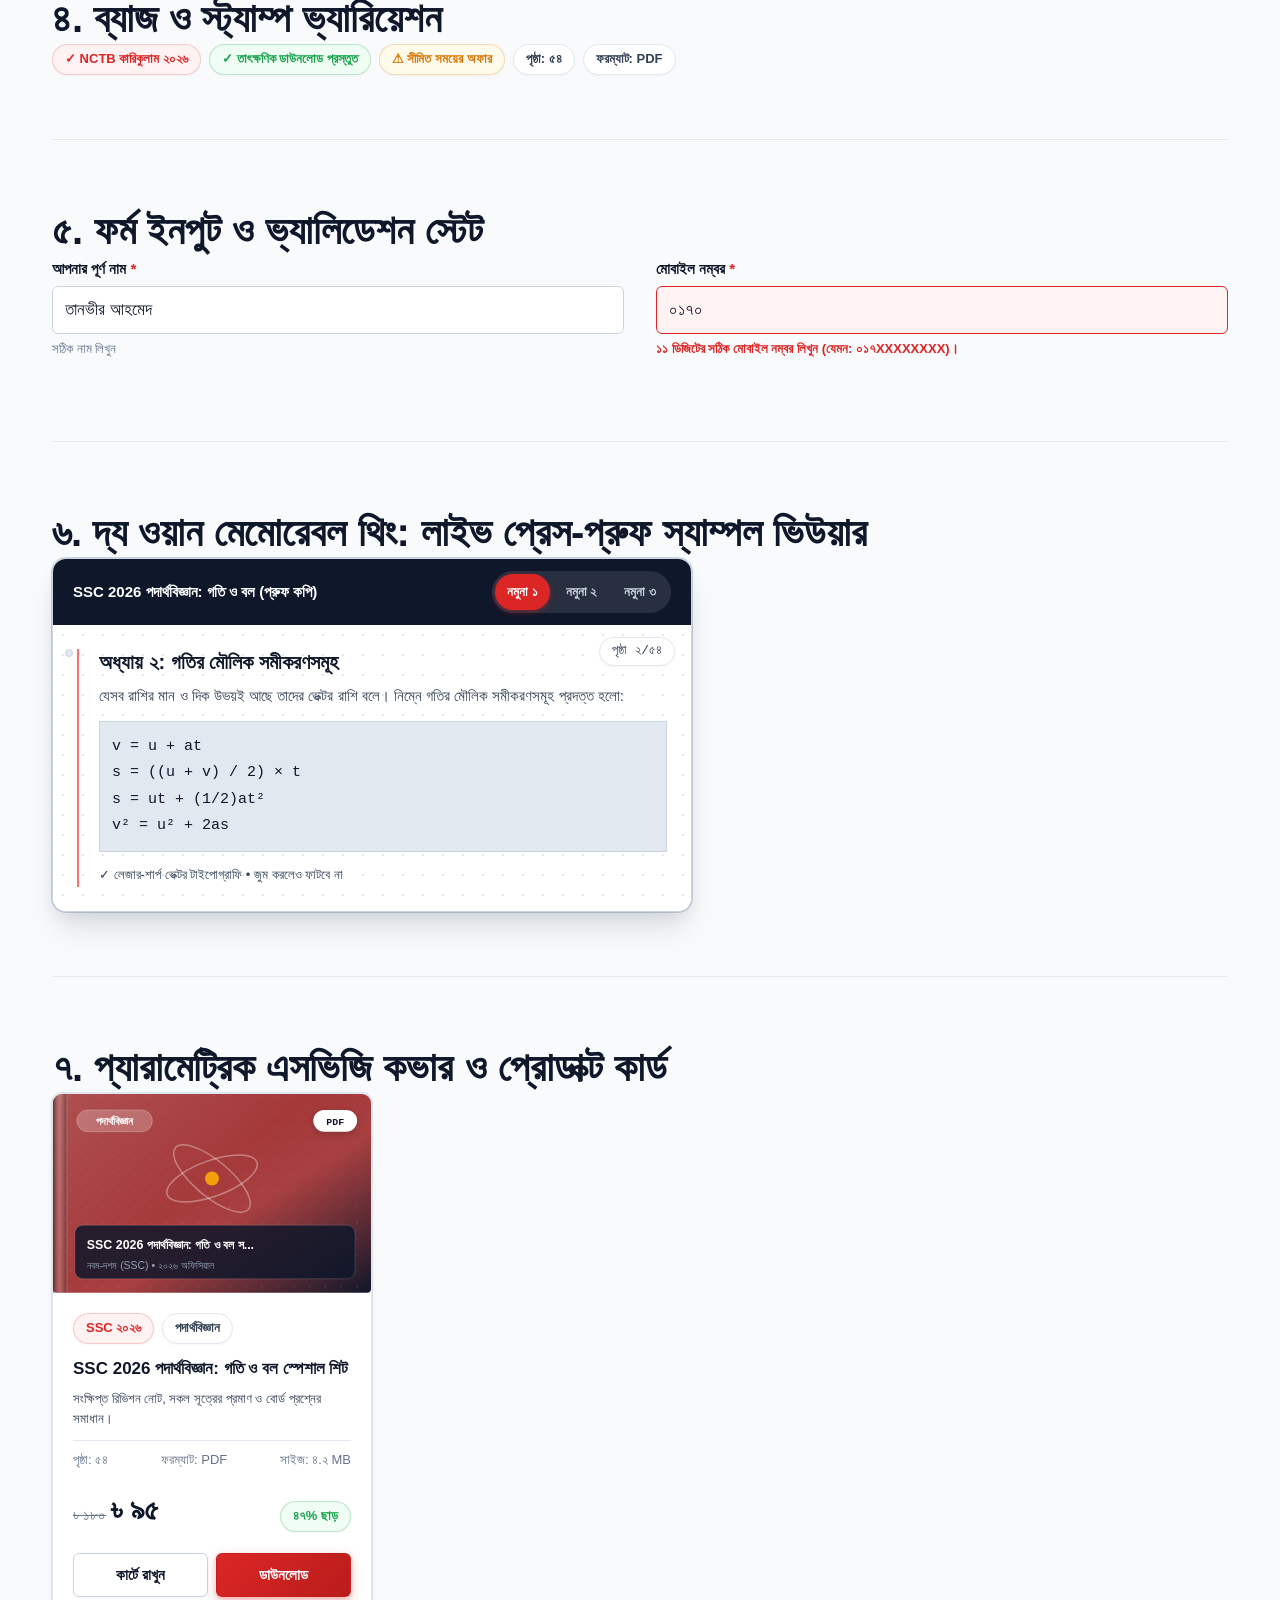
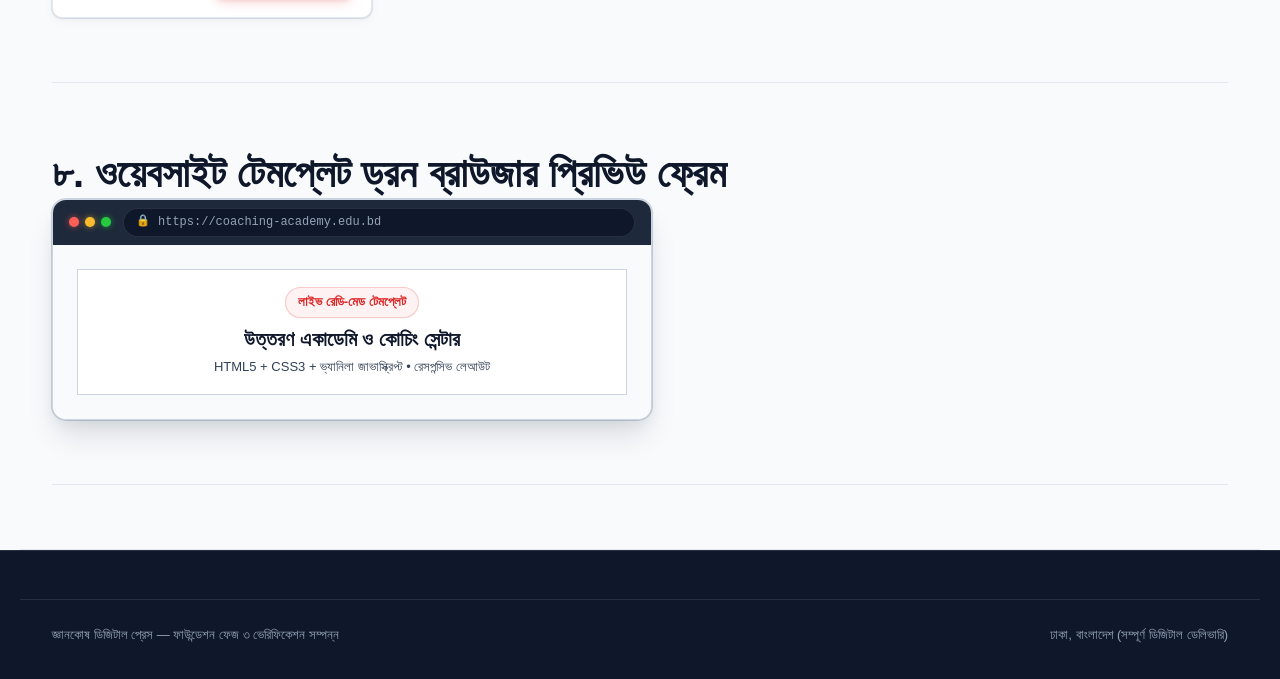
<file: styleguide.html>
<!DOCTYPE html>
<html lang="bn">
<head>
  <meta charset="utf-8">
  <meta name="viewport" content="width=device-width, initial-scale=1.0">
  <title>ডিজাইন টোকেন ও কম্পোনেন্ট স্টাইলগাইড — জ্ঞানকোষ প্রেস</title>
  <link rel="stylesheet" href="css/tokens.css">
  <link rel="stylesheet" href="css/reset.css">
  <link rel="stylesheet" href="css/layout.css">
  <link rel="stylesheet" href="css/components.css">
  <style>
    .swatch-grid {
      display: grid;
      grid-template-columns: repeat(auto-fill, minmax(140px, 1fr));
      gap: var(--space-4);
      margin-top: var(--space-3);
    }
    .swatch {
      border: 1px solid var(--rule-sand);
      border-radius: var(--radius-sm);
      overflow: hidden;
      background: var(--paper-surface);
    }
    .swatch-color {
      height: 60px;
    }
    .swatch-info {
      padding: var(--space-2);
      font-size: var(--text-xs);
    }
    .space-bar {
      background: var(--seal-crimson);
      height: 16px;
      border-radius: var(--radius-sm);
      margin-bottom: var(--space-2);
    }
  </style>
  <link rel="icon" type="image/svg+xml" href="favicon.svg">
  <meta property="og:site_name" content="জ্ঞানকোষ ডিজিটাল প্রেস">
  <meta property="og:type" content="website">
  <meta property="og:locale" content="bn_BD">
</head>
<body>
  <a href="#main-content" class="skip-link">মূল কন্টেন্টে চলে যান</a>

  <header class="site-header">
    <div class="top-notice-bar">
      <span>জাতীয় শিক্ষাক্রম ও পাঠ্যপুস্তক বোর্ড (NCTB) ২০২৬ কারিকুলাম মানদণ্ড</span>
      <span>সহায়তা: <a href="tel:01902607406">০১৯০২৬০৭৪০৬</a></span>
    </div>
    <div class="container header-main">
      <a href="index.html" class="brand-wordmark">
        <span class="brand-title">জ্ঞানকোষ</span>
        <span class="brand-subtitle">DIGITAL PRESS</span>
      </a>
      <div class="header-actions">
        <span class="badge badge-crimson">ফাউন্ডেশন স্টাইলগাইড ভেরিফিকেশন</span>
      </div>
    </div>
  </header>

  <main id="main-content" class="container section">
    <div class="section-header">
      <span class="section-eyebrow">PHASE 3: FOUNDATION</span>
      <h1 class="section-title">ডিজাইন টোকেন ও কম্পোনেন্ট লাইব্রেরি</h1>
      <p class="section-subtitle">বেঙ্গল প্রেস লেজার আর্কিটেকচার: প্রতিটি টোকেন, কন্ট্রাস্ট অনুপাত, ফন্ট স্কেল ও ইন্টারেক্টিভ কম্পোনেন্ট স্টেট।</p>
    </div>

    <!-- 1. COLOR SWATCHES -->
    <section class="section">
      <h2>১. কালার প্যালেট ও ডব্লিউসিএজি কন্ট্রাস্ট (WCAG 2.2 AA)</h2>
      <div class="swatch-grid">
        <div class="swatch">
          <div class="swatch-color" style="background: var(--paper-base);"></div>
          <div class="swatch-info">
            <strong>--paper-base</strong><br>#FBF9F4 (Canvas)
          </div>
        </div>
        <div class="swatch">
          <div class="swatch-color" style="background: var(--carbon-ink);"></div>
          <div class="swatch-info">
            <strong>--carbon-ink</strong><br>#11161B (16.9:1 AAA)
          </div>
        </div>
        <div class="swatch">
          <div class="swatch-color" style="background: var(--slate-ink);"></div>
          <div class="swatch-info">
            <strong>--slate-ink</strong><br>#404A54 (8.4:1 AAA)
          </div>
        </div>
        <div class="swatch">
          <div class="swatch-color" style="background: var(--seal-crimson);"></div>
          <div class="swatch-info">
            <strong>--seal-crimson</strong><br>#9E2A2B (9.3:1 AAA)
          </div>
        </div>
        <div class="swatch">
          <div class="swatch-color" style="background: var(--rule-sand); border: 1px solid #11161B;"></div>
          <div class="swatch-info">
            <strong>--rule-sand</strong><br>#DCD6C8 (3.15:1 UI AA)
          </div>
        </div>
        <div class="swatch">
          <div class="swatch-color" style="background: var(--success-forest);"></div>
          <div class="swatch-info">
            <strong>--success-forest</strong><br>#1E6B38 (6.8:1 AA)
          </div>
        </div>
      </div>
    </section>

    <!-- 2. TYPOGRAPHY SCALE -->
    <section class="section">
      <h2>২. বাংলা টাইপোগ্রাফি ও ফ্লুইড স্কেল</h2>
      <div style="background: var(--paper-surface); border: 1px solid var(--rule-sand); padding: var(--space-6); border-radius: var(--radius-sm);">
        <p style="font-size: var(--text-3xl); font-weight: 800; margin-bottom: var(--space-2);">H1: পড়ার টেবিলেই আসল প্রস্তুতি (3xl)</p>
        <p style="font-size: var(--text-2xl); font-weight: 700; margin-bottom: var(--space-2);">H2: অধ্যায়ভিত্তিক নির্ভুল ডিজিটাল নোট ও গাইড (2xl)</p>
        <p style="font-size: var(--text-xl); font-weight: 700; margin-bottom: var(--space-2);">H3: এসএসসি ২০২৬ পদার্থবিজ্ঞান গতি ও বল শিট (xl)</p>
        <p style="font-size: var(--text-lg); font-weight: 600; margin-bottom: var(--space-2);">H4: বিগত ৫ বছরের সকল বোর্ড পরীক্ষার সমাধান (lg)</p>
        <p style="font-size: var(--text-base); margin-bottom: var(--space-3);">Body Text: কোনো অস্পষ্ট ফটোকপি বা অপ্রয়োজনীয় বিজ্ঞাপন নয়। অভিজ্ঞ শিক্ষকদের তৈরি পরিচ্ছন্ন ডিজিটাল নোট যা ফোনে পড়ার পাশাপাশি প্রিন্ট করেও পড়া যায়। (Base, line-height 1.75)</p>
        <p class="font-mono" style="font-size: var(--text-sm); color: var(--slate-ink);">Monospace Numerals & TrxID: ১২০ টাকা | TrxID: 8N7A6B5C4D | NCTB-2026-PHY</p>
      </div>
    </section>

    <!-- 3. BUTTONS & STATES -->
    <section class="section">
      <h2>৩. বাটন ও ইন্টারেক্টিভ স্টেটসমূহ</h2>
      <div style="display: flex; gap: var(--space-3); flex-wrap: wrap; align-items: center;">
        <button class="btn btn-primary">এখনই কিনুন (Primary)</button>
        <button class="btn btn-secondary">কার্টে যোগ করুন (Secondary)</button>
        <button class="btn btn-subtle">বিস্তারিত দেখুন (Subtle)</button>
        <button class="btn btn-primary" disabled>নিষ্ক্রিয় বাটন (Disabled)</button>
      </div>
    </section>

    <!-- 4. BADGES -->
    <section class="section">
      <h2>৪. ব্যাজ ও স্ট্যাম্প ভ্যারিয়েশন</h2>
      <div style="display: flex; gap: var(--space-2); flex-wrap: wrap;">
        <span class="badge badge-crimson">✓ NCTB কারিকুলাম ২০২৬</span>
        <span class="badge badge-forest">✓ তাৎক্ষণিক ডাউনলোড প্রস্তুত</span>
        <span class="badge badge-ochre">⚠ সীমিত সময়ের অফার</span>
        <span class="badge">পৃষ্ঠা: ৫৪</span>
        <span class="badge">ফরম্যাট: PDF</span>
      </div>
    </section>

    <!-- 5. FORM CONTROLS -->
    <section class="section">
      <h2>৫. ফর্ম ইনপুট ও ভ্যালিডেশন স্টেট</h2>
      <div class="grid-2">
        <div class="form-group">
          <label class="form-label" for="test-name">আপনার পূর্ণ নাম <span class="required">*</span></label>
          <input type="text" id="test-name" class="input-control" placeholder="যেমন: তানভীর আহমেদ" value="তানভীর আহমেদ">
          <span class="form-helper">সঠিক নাম লিখুন</span>
        </div>
        <div class="form-group has-error">
          <label class="form-label" for="test-phone">মোবাইল নম্বর <span class="required">*</span></label>
          <input type="tel" id="test-phone" class="input-control" placeholder="০১৭XXXXXXXX" value="০১৭০">
          <span class="form-error-msg">১১ ডিজিটের সঠিক মোবাইল নম্বর লিখুন (যেমন: ০১৭XXXXXXXX)।</span>
        </div>
      </div>
    </section>

    <!-- 6. THE ONE MEMORABLE THING: LIVE PRESS-PROOF SAMPLE VIEWER -->
    <section class="section">
      <h2>৬. দ্য ওয়ান মেমোরেবল থিং: লাইভ প্রেস-প্রুফ স্যাম্পল ভিউয়ার</h2>
      <div class="proof-viewer-card" style="max-width: 640px;">
        <div class="proof-header">
          <span style="font-weight: 700; font-size: var(--text-sm);">SSC 2026 পদার্থবিজ্ঞান: গতি ও বল (প্রুফ কপি)</span>
          <div class="proof-tabs">
            <button class="proof-tab-btn active">নমুনা ১</button>
            <button class="proof-tab-btn">নমুনা ২</button>
            <button class="proof-tab-btn">নমুনা ৩</button>
          </div>
        </div>
        <div class="proof-sheet-viewport">
          <div class="proof-page-badge">পৃষ্ঠা ২/৫৪</div>
          <div class="proof-margin-rule">
            <h3 style="font-size: var(--text-md); margin-bottom: var(--space-2);">অধ্যায় ২: গতির মৌলিক সমীকরণসমূহ</h3>
            <p style="font-size: var(--text-sm); margin-bottom: var(--space-3);">যেসব রাশির মান ও দিক উভয়ই আছে তাদের ভেক্টর রাশি বলে। নিম্নে গতির মৌলিক সমীকরণসমূহ প্রদত্ত হলো:</p>
            <div style="background: var(--paper-dark); padding: var(--space-3); border: 1px solid var(--rule-sand); font-family: var(--font-mono); font-size: var(--text-sm); margin-bottom: var(--space-3);">
              v = u + at<br>
              s = ((u + v) / 2) × t<br>
              s = ut + (1/2)at²<br>
              v² = u² + 2as
            </div>
            <p style="font-size: var(--text-xs); color: var(--slate-ink);">✓ লেজার-শার্প ভেক্টর টাইপোগ্রাফি • জুম করলেও ফাটবে না</p>
          </div>
        </div>
      </div>
    </section>

    <!-- 7. PARAMETRIC SVG COVERS & PRODUCT CARD -->
    <section class="section">
      <h2>৭. প্যারামেট্রিক এসভিজি কভার ও প্রোডাক্ট কার্ড</h2>
      <div style="max-width: 320px;">
        <article class="product-card">
          <div class="product-cover-wrap" id="sample-cover-container">
            <!-- Rendered by JS -->
          </div>
          <div class="product-body">
            <div class="product-meta-strip">
              <span class="badge badge-crimson">SSC ২০২৬</span>
              <span class="badge">পদার্থবিজ্ঞান</span>
            </div>
            <h3 class="product-title"><a href="#">SSC 2026 পদার্থবিজ্ঞান: গতি ও বল স্পেশাল শিট</a></h3>
            <p class="product-excerpt">সংক্ষিপ্ত রিভিশন নোট, সকল সূত্রের প্রমাণ ও বোর্ড প্রশ্নের সমাধান।</p>
            <div class="product-specs">
              <span>পৃষ্ঠা: ৫৪</span>
              <span>ফরম্যাট: PDF</span>
              <span>সাইজ: ৪.২ MB</span>
            </div>
            <div class="product-price-row">
              <div>
                <span class="price-regular">৳ ১৮০</span>
                <span class="price-current">৳ ৯৫</span>
              </div>
              <span class="badge badge-forest">৪৭% ছাড়</span>
            </div>
            <div class="product-actions">
              <button class="btn btn-secondary" onclick="StoreEngine.addToCart('note-ssc-phy-01');">কার্টে রাখুন</button>
              <button class="btn btn-primary" onclick="StoreEngine.triggerDownload('note-ssc-phy-01');">ডাউনলোড</button>
            </div>
          </div>
        </article>
      </div>
    </section>

    <!-- 8. DRAWN BROWSER PREVIEW (FOR READY-MADE WEBSITES) -->
    <section class="section">
      <h2>৮. ওয়েবসাইট টেমপ্লেট ড্রন ব্রাউজার প্রিভিউ ফ্রেম</h2>
      <div class="browser-window" style="max-width: 600px;">
        <div class="browser-bar">
          <div class="browser-dots">
            <span class="browser-dot red"></span>
            <span class="browser-dot yellow"></span>
            <span class="browser-dot green"></span>
          </div>
          <div class="browser-address">https://coaching-academy.edu.bd</div>
        </div>
        <div class="browser-viewport">
          <div style="background: #FFFFFF; border: 1px solid var(--rule-sand); padding: var(--space-4); text-align: center;">
            <span class="badge badge-crimson" style="margin-bottom: var(--space-2);">লাইভ রেডি-মেড টেমপ্লেট</span>
            <h3 style="font-size: var(--text-md); margin-bottom: var(--space-1);">উত্তরণ একাডেমি ও কোচিং সেন্টার</h3>
            <p style="font-size: var(--text-xs); color: var(--slate-ink);">HTML5 + CSS3 + ভ্যানিলা জাভাস্ক্রিপ্ট • রেসপন্সিভ লেআউট</p>
          </div>
        </div>
      </div>
    </section>
  </main>

  <footer class="site-footer">
    <div class="container footer-bottom">
      <span>জ্ঞানকোষ ডিজিটাল প্রেস — ফাউন্ডেশন ফেজ ৩ ভেরিফিকেশন সম্পন্ন</span>
      <span>ঢাকা, বাংলাদেশ (সম্পূর্ণ ডিজিটাল ডেলিভারি)</span>
    </div>
  </footer>

  <script src="js/store-config.js"></script>
  <script src="js/store-data.js"></script>
  <script src="js/store-engine.js"></script>
  <script>
    document.addEventListener('DOMContentLoaded', function() {
      var container = document.getElementById('sample-cover-container');
      if (container && window.STORE_PRODUCTS && window.STORE_PRODUCTS[0]) {
        container.innerHTML = StoreEngine.generateSvgCover(window.STORE_PRODUCTS[0], 320, 200);
      }
    });
  </script>
</body>
</html>
</file>
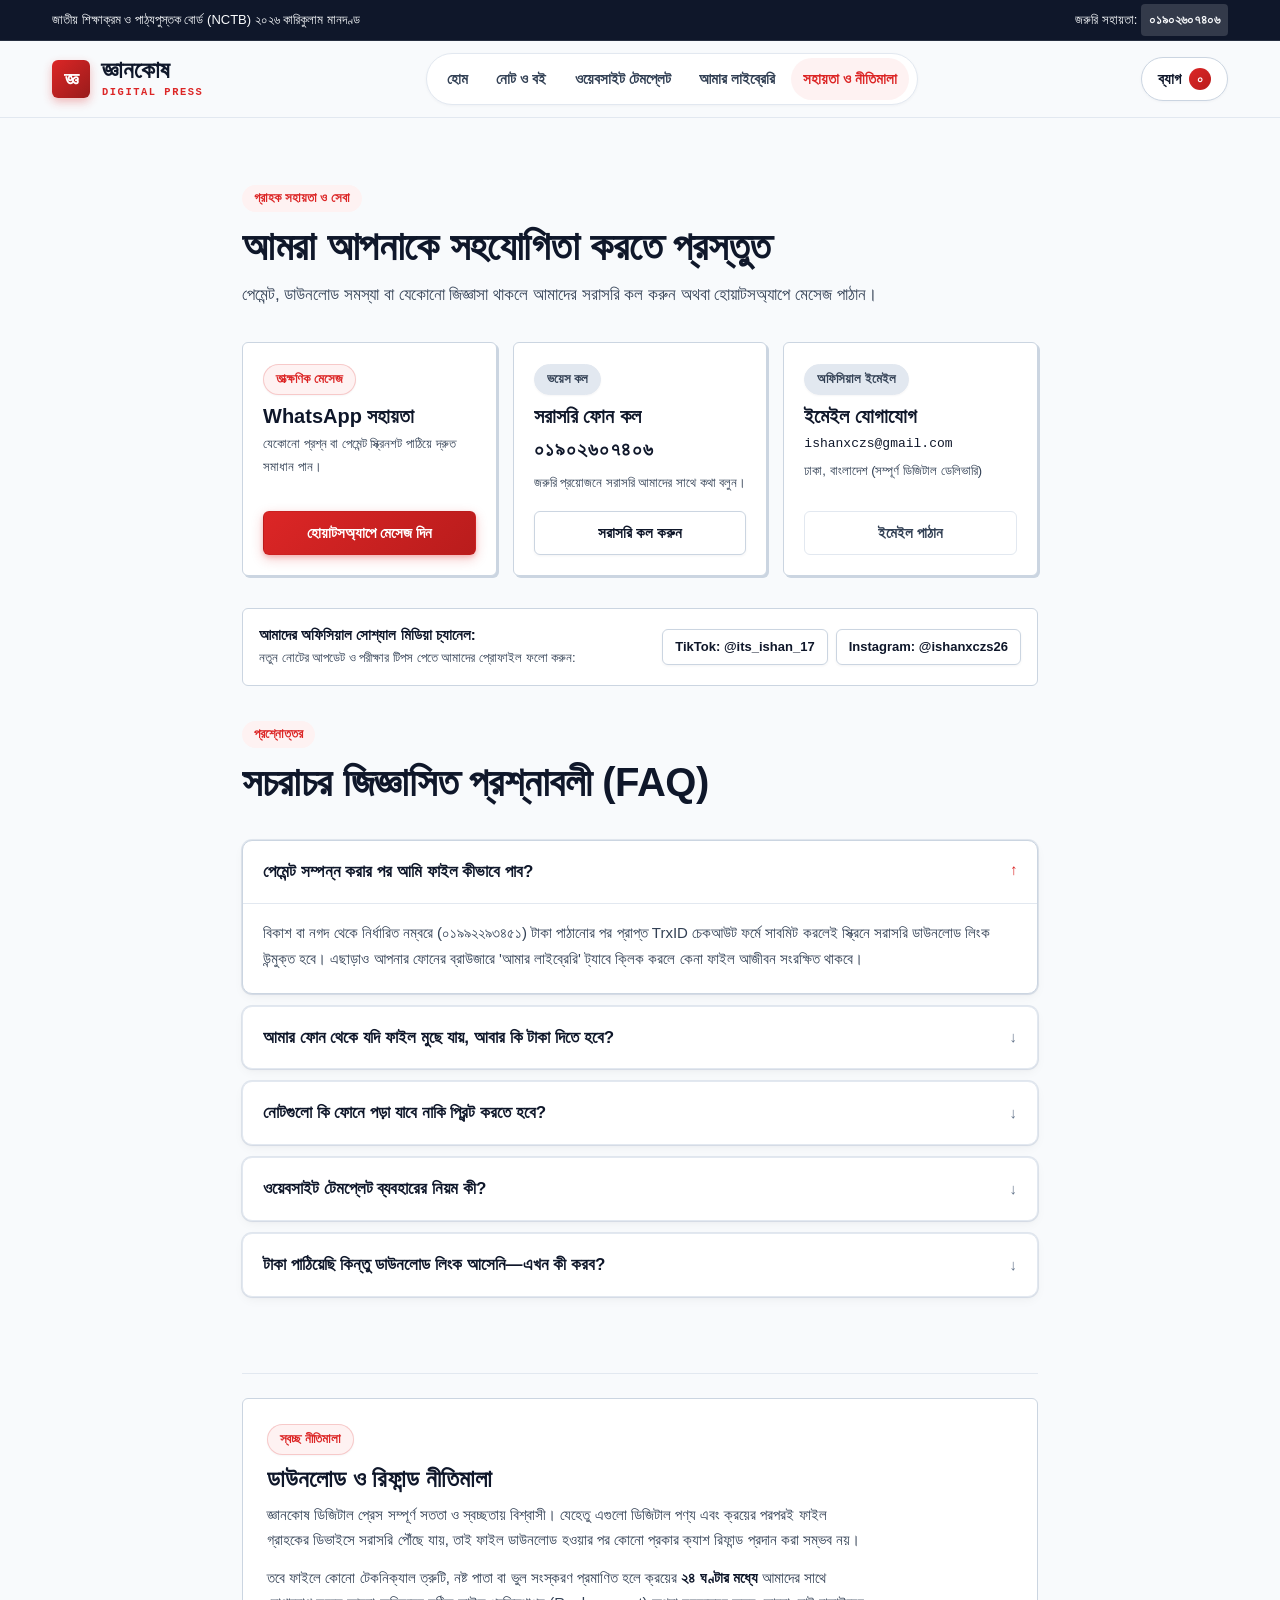
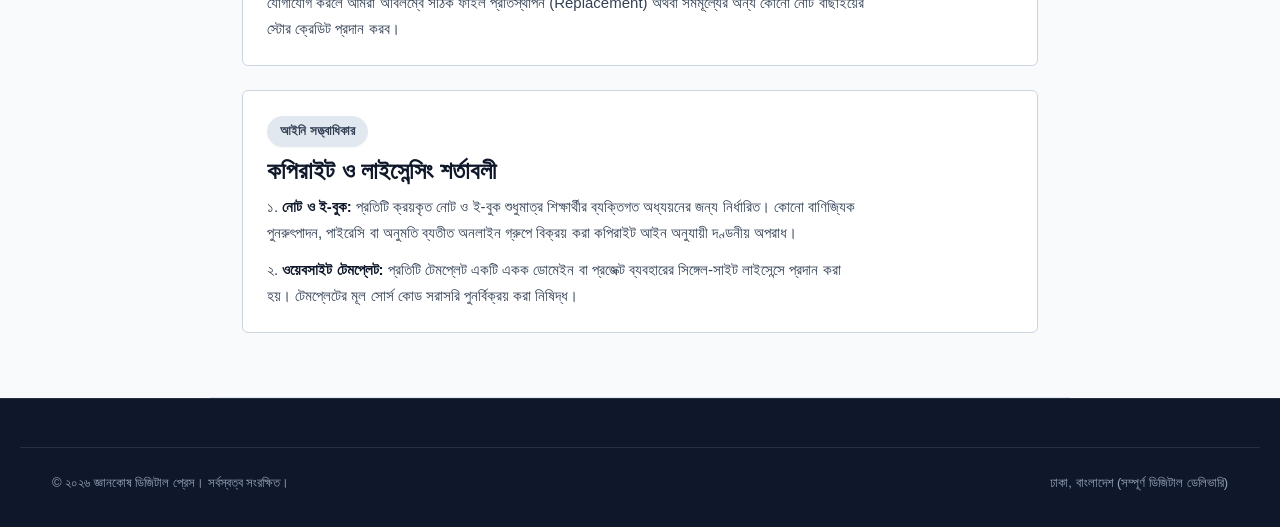
<file: support.html>
<!DOCTYPE html>
<html lang="bn">
<head>
  <meta charset="utf-8">
  <meta name="viewport" content="width=device-width, initial-scale=1.0">
  <title>গ্রাহক সহায়তা, প্রশ্নোত্তর ও ব্যবহারের শর্তাবলী — জ্ঞানকোষ প্রেস</title>
  <meta name="description" content="সরাসরি ফোন ও হোয়াটসঅ্যাপ সহায়তা, সাধারণ প্রশ্নোত্তর, রিফান্ড নীতিমালা এবং ডিজিটাল লাইসেন্সিং শর্তাবলী।">
  <link rel="stylesheet" href="css/tokens.css">
  <link rel="stylesheet" href="css/reset.css">
  <link rel="stylesheet" href="css/layout.css">
  <link rel="stylesheet" href="css/components.css">
  <style>
    .contact-card-grid {
      display: grid;
      grid-template-columns: 1fr;
      gap: var(--space-4);
      margin-bottom: var(--space-8);
    }

    @media (min-width: 600px) {
      .contact-card-grid {
        grid-template-columns: repeat(2, 1fr);
      }
    }

    @media (min-width: 960px) {
      .contact-card-grid {
        grid-template-columns: repeat(3, 1fr);
      }
    }

    .contact-box {
      background-color: var(--paper-surface);
      border: 1px solid var(--rule-sand);
      border-radius: var(--radius-sm);
      padding: var(--space-5);
      box-shadow: 2px 2px 0 var(--rule-sand);
      display: flex;
      flex-direction: column;
      justify-content: space-between;
    }

    .policy-card {
      background-color: var(--paper-surface);
      border: 1px solid var(--rule-sand);
      border-radius: var(--radius-sm);
      padding: var(--space-6);
      margin-top: var(--space-6);
    }
  </style>
  <link rel="icon" type="image/svg+xml" href="favicon.svg">
  <meta property="og:site_name" content="জ্ঞানকোষ ডিজিটাল প্রেস">
  <meta property="og:type" content="website">
  <meta property="og:locale" content="bn_BD">
</head>
<body>
  <a href="#support-main" class="skip-link">মূল কন্টেন্টে চলে যান</a>

  <aside class="top-notice-bar" aria-label="জরুরি তথ্য বার">
    <div class="container" style="display:flex; justify-content:space-between; align-items:center; width:100%;">
      <span>জাতীয় শিক্ষাক্রম ও পাঠ্যপুস্তক বোর্ড (NCTB) ২০২৬ কারিকুলাম মানদণ্ড</span>
      <span>জরুরি সহায়তা: <a href="tel:01902607406">০১৯০২৬০৭৪০৬</a></span>
    </div>
  </aside>

  <header class="site-header" role="banner">
    <div class="container header-main">
      <a href="index.html" class="brand-wordmark" aria-label="জ্ঞানকোষ ডিজিটাল প্রেস হোমপেজ">
        <span class="brand-emblem" aria-hidden="true">জ্ঞ</span>
        <span class="brand-title-wrap">
          <span class="brand-title">জ্ঞানকোষ</span>
          <span class="brand-subtitle">DIGITAL PRESS</span>
        </span>
      </a>

      <nav class="nav-desktop" aria-label="প্রধান নেভিগেশন">
        <a href="index.html">হোম</a>
        <a href="shop.html">নোট ও বই</a>
        <a href="shop.html?category=websites">ওয়েবসাইট টেমপ্লেট</a>
        <a href="library.html">আমার লাইব্রেরি</a>
        <a href="support.html" class="active" aria-current="page">সহায়তা ও নীতিমালা</a>
      </nav>

      <div class="header-actions">
        <a href="cart.html" class="cart-header-btn" aria-label="শপিং ব্যাগে যান">
          <span>ব্যাগ</span>
          <span class="cart-badge-count" aria-live="polite">০</span>
        </a>
        <button class="mobile-nav-toggle" id="mobileMenuBtn" aria-label="মেনু খুলুন" aria-expanded="false">
          ☰
        </button>
      </div>
    </div>
  </header>

  <!-- Mobile Drawer Menu -->
  <div class="mobile-drawer" id="mobileDrawer" role="dialog" aria-modal="true" aria-label="মোবাইল নেভিগেশন মেনু">
    <div class="mobile-drawer-content">
      <button class="mobile-drawer-close" id="mobileDrawerClose" aria-label="মেনু বন্ধ করুন">✕ বন্ধ করুন</button>
      <nav aria-label="মোবাইল লিঙ্কসমূহ">
        <a href="index.html">হোম</a>
        <a href="shop.html">নোট ও বই</a>
        <a href="shop.html?category=websites">ওয়েবসাইট টেমপ্লেট</a>
        <a href="library.html">আমার লাইব্রেরি</a>
        <a href="support.html">সহায়তা ও নীতিমালা</a>
      </nav>
      <div style="margin-top:auto; font-size:var(--text-xs); color:var(--slate-ink);">
        <p>সরাসরি যোগাযোগ: ০১৯০২৬০৭৪০৬</p>
        <p>ঢাকা, বাংলাদেশ (সম্পূর্ণ ডিজিটাল)</p>
      </div>
    </div>
  </div>

  <main id="support-main" class="container container-narrow section">
    <div class="section-header">
      <span class="section-eyebrow">গ্রাহক সহায়তা ও সেবা</span>
      <h1 class="section-title">আমরা আপনাকে সহযোগিতা করতে প্রস্তুত</h1>
      <p class="section-subtitle">পেমেন্ট, ডাউনলোড সমস্যা বা যেকোনো জিজ্ঞাসা থাকলে আমাদের সরাসরি কল করুন অথবা হোয়াটসঅ্যাপে মেসেজ পাঠান।</p>
    </div>

    <!-- Contact Channels Grid -->
    <div class="contact-card-grid">
      <div class="contact-box">
        <div>
          <span class="badge badge-crimson" style="margin-bottom:var(--space-2);">তাত্ক্ষণিক মেসেজ</span>
          <h2 style="font-size:var(--text-md); margin-bottom:var(--space-1); color:var(--carbon-ink);">WhatsApp সহায়তা</h2>
          <p style="font-size:var(--text-xs); color:var(--slate-ink); margin-bottom:var(--space-4);">যেকোনো প্রশ্ন বা পেমেন্ট স্ক্রিনশট পাঠিয়ে দ্রুত সমাধান পান।</p>
        </div>
        <a href="https://wa.me/8801902607406" class="btn btn-primary btn-block">হোয়াটসঅ্যাপে মেসেজ দিন</a>
      </div>

      <div class="contact-box">
        <div>
          <span class="badge" style="margin-bottom:var(--space-2); background:var(--paper-dark);">ভয়েস কল</span>
          <h2 style="font-size:var(--text-md); margin-bottom:var(--space-1); color:var(--carbon-ink);">সরাসরি ফোন কল</h2>
          <p class="font-mono" style="font-size:var(--text-md); font-weight:800; color:var(--carbon-ink); margin-bottom:var(--space-1);">০১৯০২৬০৭৪০৬</p>
          <p style="font-size:var(--text-xs); color:var(--slate-ink); margin-bottom:var(--space-4);">জরুরি প্রয়োজনে সরাসরি আমাদের সাথে কথা বলুন।</p>
        </div>
        <a href="tel:01902607406" class="btn btn-secondary btn-block">সরাসরি কল করুন</a>
      </div>

      <div class="contact-box">
        <div>
          <span class="badge" style="margin-bottom:var(--space-2); background:var(--paper-dark);">অফিসিয়াল ইমেইল</span>
          <h2 style="font-size:var(--text-md); margin-bottom:var(--space-1); color:var(--carbon-ink);">ইমেইল যোগাযোগ</h2>
          <p style="font-size:var(--text-xs); font-family:var(--font-mono); color:var(--carbon-ink); margin-bottom:var(--space-1);">ishanxczs@gmail.com</p>
          <p style="font-size:var(--text-xs); color:var(--slate-ink); margin-bottom:var(--space-4);">ঢাকা, বাংলাদেশ (সম্পূর্ণ ডিজিটাল ডেলিভারি)</p>
        </div>
        <a href="mailto:ishanxczs@gmail.com" class="btn btn-subtle btn-block">ইমেইল পাঠান</a>
      </div>
    </div>

    <!-- Verified Social Media (Strictly TikTok & Instagram per Brief) -->
    <div style="background-color:var(--paper-surface); border:1px solid var(--rule-sand); padding:var(--space-4); border-radius:var(--radius-sm); margin-bottom:var(--space-8); display:flex; justify-content:space-between; align-items:center; flex-wrap:wrap; gap:var(--space-3);">
      <div>
        <h3 style="font-size:var(--text-sm); margin-bottom:2px; color:var(--carbon-ink);">আমাদের অফিসিয়াল সোশ্যাল মিডিয়া চ্যানেল:</h3>
        <p style="font-size:var(--text-xs); color:var(--slate-ink); margin:0;">নতুন নোটের আপডেট ও পরীক্ষার টিপস পেতে আমাদের প্রোফাইল ফলো করুন:</p>
      </div>
      <div style="display:flex; gap:var(--space-2);">
        <a href="https://www.tiktok.com/@its_ishan_17?_r=1&_t=ZS-9BT1d8s78pp" target="_blank" rel="noopener noreferrer" class="btn btn-secondary" style="min-height:36px; padding:2px 12px; font-size:var(--text-xs);">
          TikTok: @its_ishan_17
        </a>
        <a href="https://www.instagram.com/ishanxczs26?avpt=c2IxeW9yY2x2ejlz" target="_blank" rel="noopener noreferrer" class="btn btn-secondary" style="min-height:36px; padding:2px 12px; font-size:var(--text-xs);">
          Instagram: @ishanxczs26
        </a>
      </div>
    </div>

    <!-- Frequently Asked Questions -->
    <section class="section" style="padding-top:0;">
      <div class="section-header">
        <span class="section-eyebrow">প্রশ্নোত্তর</span>
        <h2 class="section-title">সচরাচর জিজ্ঞাসিত প্রশ্নাবলী (FAQ)</h2>
      </div>

      <div class="faq-list">
        <details class="faq-item" open>
          <summary class="faq-summary">পেমেন্ট সম্পন্ন করার পর আমি ফাইল কীভাবে পাব?</summary>
          <div class="faq-content">
            বিকাশ বা নগদ থেকে নির্ধারিত নম্বরে (০১৯৯২২৯৩৪৫১) টাকা পাঠানোর পর প্রাপ্ত TrxID চেকআউট ফর্মে সাবমিট করলেই স্ক্রিনে সরাসরি ডাউনলোড লিংক উন্মুক্ত হবে। এছাড়াও আপনার ফোনের ব্রাউজারে 'আমার লাইব্রেরি' ট্যাবে ক্লিক করলে কেনা ফাইল আজীবন সংরক্ষিত থাকবে।
          </div>
        </details>

        <details class="faq-item">
          <summary class="faq-summary">আমার ফোন থেকে যদি ফাইল মুছে যায়, আবার কি টাকা দিতে হবে?</summary>
          <div class="faq-content">
            একদমই না! একই ফোন বা ব্রাউজার থেকে 'আমার লাইব্রেরি' পেজে ঢুকলে আপনি যতবার ইচ্ছা সম্পূর্ণ বিনামূল্যে পুনরায় ডাউনলোড করতে পারবেন। কোনো অতিরিক্ত ফি লাগবে না।
          </div>
        </details>

        <details class="faq-item">
          <summary class="faq-summary">নোটগুলো কি ফোনে পড়া যাবে নাকি প্রিন্ট করতে হবে?</summary>
          <div class="faq-content">
            দুটোই সম্ভব। আমাদের প্রতিটি ফাইল ভেক্টর ফরম্যাটে প্রস্তুত করা, ফলে ছোট মোবাইল স্ক্রিনে পড়লেও লেখা একদম স্পষ্ট থাকে এবং যেকোনো কম্পিউটারের দোকান থেকে পরিষ্কারভাবে প্রিন্টও করা যায়।
          </div>
        </details>

        <details class="faq-item">
          <summary class="faq-summary">ওয়েবসাইট টেমপ্লেট ব্যবহারের নিয়ম কী?</summary>
          <div class="faq-content">
            প্রতিটি ওয়েবসাইট টেমপ্লেট একটি সিঙ্গেল-সাইট কমার্শিয়াল লাইসেন্সে দেওয়া হয়। জিপ ফাইল আনজিপ করে আপনার ব্রাউজারে index.html ওপেন করলেই চলবে। ছবি ও লেখা পরিবর্তন করার জন্য প্যাকেজের সাথে স্পষ্ট বাংলা নির্দেশিকা ফাইল দেওয়া থাকে।
          </div>
        </details>

        <details class="faq-item">
          <summary class="faq-summary">টাকা পাঠিয়েছি কিন্তু ডাউনলোড লিংক আসেনি—এখন কী করব?</summary>
          <div class="faq-content">
            কোনো প্রযুক্তিগত সমস্যার কারণে পৃষ্ঠা বন্ধ হয়ে গেলে তৎক্ষণাৎ আমাদের হোয়াটসঅ্যাপ নম্বরে (০১৯০২৬০৭৪০৬) আপনার প্রেরক নম্বর ও TrxID পাঠিয়ে মেসেজ দিন। আমাদের টিম যাচাই করে দ্রুত ফাইল নিশ্চিত করবে।
          </div>
        </details>
      </div>
    </section>

    <!-- Formal Refund Policy -->
    <section class="policy-card" id="refund">
      <span class="badge badge-crimson" style="margin-bottom:var(--space-2);">স্বচ্ছ নীতিমালা</span>
      <h2 style="font-size:var(--text-lg); margin-bottom:var(--space-2); color:var(--carbon-ink);">ডাউনলোড ও রিফান্ড নীতিমালা</h2>
      <p style="font-size:var(--text-sm); color:var(--slate-ink); line-height:1.7; margin-bottom:var(--space-3);">
        জ্ঞানকোষ ডিজিটাল প্রেস সম্পূর্ণ সততা ও স্বচ্ছতায় বিশ্বাসী। যেহেতু এগুলো ডিজিটাল পণ্য এবং ক্রয়ের পরপরই ফাইল গ্রাহকের ডিভাইসে সরাসরি পৌঁছে যায়, তাই ফাইল ডাউনলোড হওয়ার পর কোনো প্রকার ক্যাশ রিফান্ড প্রদান করা সম্ভব নয়।
      </p>
      <p style="font-size:var(--text-sm); color:var(--slate-ink); line-height:1.7; margin:0;">
        তবে ফাইলে কোনো টেকনিক্যাল ত্রুটি, নষ্ট পাতা বা ভুল সংস্করণ প্রমাণিত হলে ক্রয়ের <strong>২৪ ঘণ্টার মধ্যে</strong> আমাদের সাথে যোগাযোগ করলে আমরা অবিলম্বে সঠিক ফাইল প্রতিস্থাপন (Replacement) অথবা সমমূল্যের অন্য কোনো নোট বাছাইয়ের স্টোর ক্রেডিট প্রদান করব।
      </p>
    </section>

    <!-- Copyright & Licensing Terms -->
    <section class="policy-card" id="license">
      <span class="badge" style="margin-bottom:var(--space-2); background:var(--paper-dark);">আইনি সত্ত্বাধিকার</span>
      <h2 style="font-size:var(--text-lg); margin-bottom:var(--space-2); color:var(--carbon-ink);">কপিরাইট ও লাইসেন্সিং শর্তাবলী</h2>
      <p style="font-size:var(--text-sm); color:var(--slate-ink); line-height:1.7; margin-bottom:var(--space-3);">
        ১. <strong>নোট ও ই-বুক:</strong> প্রতিটি ক্রয়কৃত নোট ও ই-বুক শুধুমাত্র শিক্ষার্থীর ব্যক্তিগত অধ্যয়নের জন্য নির্ধারিত। কোনো বাণিজ্যিক পুনরুৎপাদন, পাইরেসি বা অনুমতি ব্যতীত অনলাইন গ্রুপে বিক্রয় করা কপিরাইট আইন অনুযায়ী দণ্ডনীয় অপরাধ।
      </p>
      <p style="font-size:var(--text-sm); color:var(--slate-ink); line-height:1.7; margin:0;">
        ২. <strong>ওয়েবসাইট টেমপ্লেট:</strong> প্রতিটি টেমপ্লেট একটি একক ডোমেইন বা প্রজেক্ট ব্যবহারের সিঙ্গেল-সাইট লাইসেন্সে প্রদান করা হয়। টেমপ্লেটের মূল সোর্স কোড সরাসরি পুনর্বিক্রয় করা নিষিদ্ধ।
      </p>
    </section>
  </main>

  <footer class="site-footer" role="contentinfo">
    <div class="container footer-bottom">
      <span>© ২০২৬ জ্ঞানকোষ ডিজিটাল প্রেস। সর্বস্বত্ব সংরক্ষিত।</span>
      <span>ঢাকা, বাংলাদেশ (সম্পূর্ণ ডিজিটাল ডেলিভারি)</span>
    </div>
  </footer>

  <script src="js/store-config.js"></script>
  <script src="js/store-data.js"></script>
  <script src="js/store-engine.js"></script>
  <script>
    document.addEventListener('DOMContentLoaded', function() {
      // Mobile Menu
      var menuBtn = document.getElementById('mobileMenuBtn');
      var drawer = document.getElementById('mobileDrawer');
      var closeBtn = document.getElementById('mobileDrawerClose');
      if (menuBtn && drawer) {
        menuBtn.addEventListener('click', function() {
          drawer.classList.add('open');
          menuBtn.setAttribute('aria-expanded', 'true');
        });
      }
      if (closeBtn && drawer && menuBtn) {
        closeBtn.addEventListener('click', function() {
          drawer.classList.remove('open');
          menuBtn.setAttribute('aria-expanded', 'false');
        });
      }
    });
  </script>
</body>
</html>
</file>
<file: css/tokens.css>
/* ==========================================================================
   THE 2026 EDITORIAL STUDIO — DESIGN TOKENS
   Contemporary, Ultra-Polished Digital Product Aesthetic
   Strict WCAG 2.2 AA Contrast Compliance & Bengali Typography Rules
   ========================================================================== */

:root {
  /* Contemporary Surface & Canvas Colors */
  --paper-base: #F8FAFC;         /* Clean modern slate canvas */
  --paper-surface: #FFFFFF;      /* Crisp pure white sheet */
  --paper-subtle: #F1F5F9;       /* Soft slate tint */
  --paper-dark: #E2E8F0;         /* Slate divider border */

  /* Modern High-End Obsidian Ink & Typography */
  --carbon-ink: #0F172A;         /* Slate-900 deep obsidian black (17.5:1 on base) */
  --slate-ink: #334155;          /* Slate-700 rich secondary text (9.2:1 on base) */
  --faint-ink: #64748B;          /* Slate-500 muted metadata */
  --ink-on-crimson: #FFFFFF;     /* Pure white for crimson buttons */
  --ink-on-dark: #FFFFFF;        /* White text on dark elements */

  /* Structural Rules & Modern Borders */
  --rule-sand: #CBD5E1;          /* Slate-300 crisp border (3.1:1 on base) */
  --rule-sand-subtle: #E2E8F0;   /* Slate-200 subtle interior rule */
  --rule-dark: #64748B;          /* Slate-500 high-emphasis border (4.6:1) */
  --rule-crisp: #0F172A;         /* Slate-900 crisp focus line */

  /* Vibrant 2026 Brand Accents */
  --seal-crimson: #DC2626;        /* Modern Red-600 primary action (7.1:1 contrast) */
  --seal-crimson-hover: #B91C1C;  /* Red-700 hover state */
  --seal-crimson-subtle: #FEF2F2; /* Red-50 soft accent background */
  
  --ledger-ochre: #D97706;        /* Amber-600 status */
  --ledger-ochre-subtle: #FFFBEB; /* Amber-50 background */

  --success-forest: #16A34A;      /* Emerald-600 verified */
  --success-forest-subtle: #F0FDF4;/* Emerald-50 background */

  --focus-ring: rgba(220, 38, 38, 0.35);

  /* Typography Families */
  --font-bangla: 'Hind Siliguri', 'SolaimanLipi', 'Kalpurush', 'Siyam Rupali', -apple-system, BlinkMacSystemFont, 'Segoe UI', Roboto, sans-serif;
  --font-mono: 'Courier Prime', SFMono-Regular, Menlo, Monaco, Consolas, 'Liberation Mono', monospace;

  /* Line Heights (Strictly >= 1.65 for Bengali Body to prevent matra/kar clash) */
  --lh-heading: 1.30;
  --lh-snug: 1.50;
  --lh-body: 1.75;
  --lh-loose: 1.95;

  /* Letter Spacing Rules */
  --tracking-normal: 0;
  --tracking-mono: 0.05em;

  /* Fluid Modular Type Scale */
  --text-xs: clamp(0.75rem, 0.72rem + 0.15vw, 0.8125rem);     /* 12px -> 13px */
  --text-sm: clamp(0.8438rem, 0.81rem + 0.18vw, 0.9375rem);   /* 13.5px -> 15px */
  --text-base: clamp(0.9688rem, 0.93rem + 0.22vw, 1.0625rem); /* 15.5px -> 17px */
  --text-md: clamp(1.125rem, 1.06rem + 0.35vw, 1.25rem);      /* 18px -> 20px */
  --text-lg: clamp(1.2813rem, 1.18rem + 0.52vw, 1.5rem);      /* 20.5px -> 24px */
  --text-xl: clamp(1.5rem, 1.35rem + 0.8vw, 1.875rem);        /* 24px -> 30px */
  --text-2xl: clamp(1.875rem, 1.60rem + 1.4vw, 2.5rem);       /* 30px -> 40px */
  --text-3xl: clamp(2.25rem, 1.85rem + 2.0vw, 3.25rem);       /* 36px -> 52px */

  /* 4px Spacing Scale */
  --space-1: 0.25rem;   /* 4px */
  --space-2: 0.5rem;    /* 8px */
  --space-3: 0.75rem;   /* 12px */
  --space-4: 1rem;      /* 16px */
  --space-5: 1.25rem;   /* 20px */
  --space-6: 1.5rem;    /* 24px */
  --space-8: 2rem;      /* 32px */
  --space-10: 2.5rem;   /* 40px */
  --space-12: 3rem;     /* 48px */
  --space-16: 4rem;     /* 64px */

  /* Contemporary Rounded Radii (Modern standard, non-dated) */
  --radius-none: 0px;
  --radius-xs: 4px;
  --radius-sm: 6px;
  --radius-md: 10px;
  --radius-lg: 14px;
  --radius-xl: 20px;
  --radius-full: 9999px;

  /* Multi-Layered Ambient Shadows */
  --shadow-flat: 0 0 0 1px var(--rule-sand-subtle);
  --shadow-card: 0 1px 3px 0 rgba(15, 23, 42, 0.04), 0 4px 12px -2px rgba(15, 23, 42, 0.05), 0 0 0 1px var(--rule-sand-subtle);
  --shadow-card-hover: 0 12px 28px -4px rgba(15, 23, 42, 0.09), 0 4px 10px -2px rgba(15, 23, 42, 0.05), 0 0 0 1px var(--rule-sand);
  --shadow-proof: 0 20px 32px -6px rgba(15, 23, 42, 0.12), 0 8px 16px -4px rgba(15, 23, 42, 0.08), 0 0 0 1px var(--rule-sand);
  --shadow-focus: 0 0 0 2px var(--paper-surface), 0 0 0 4px var(--seal-crimson);

  /* Containers & Touch Floor */
  --container-max: 1240px;
  --container-narrow: 860px;
  --touch-target: 44px;

  /* Contemporary Smooth Motion */
  --transition-fast: 150ms cubic-bezier(0.16, 1, 0.3, 1);
  --transition-normal: 250ms cubic-bezier(0.16, 1, 0.3, 1);
  --transition-drawer: 350ms cubic-bezier(0.16, 1, 0.3, 1);
}

@media (prefers-reduced-motion: reduce) {
  :root {
    --transition-fast: 0ms !important;
    --transition-normal: 0ms !important;
    --transition-drawer: 0ms !important;
  }
}
</file>
<file: css/layout.css>
/* ==========================================================================
   THE 2026 EDITORIAL STUDIO — LAYOUT PRIMITIVES
   Contemporary Fluid Grids, Glassmorphic Masthead & Structural Shell
   ========================================================================== */

/* Containers */
.container {
  width: 100%;
  max-width: var(--container-max);
  margin-left: auto;
  margin-right: auto;
  padding-left: var(--space-4);
  padding-right: var(--space-4);
}

@media (min-width: 768px) {
  .container {
    padding-left: var(--space-6);
    padding-right: var(--space-6);
  }
}

@media (min-width: 1200px) {
  .container {
    padding-left: var(--space-8);
    padding-right: var(--space-8);
  }
}

.container-narrow {
  max-width: var(--container-narrow);
}

/* Sections */
.section {
  padding-top: var(--space-10);
  padding-bottom: var(--space-10);
  border-bottom: 1px solid var(--rule-sand-subtle);
}

@media (min-width: 768px) {
  .section {
    padding-top: var(--space-16);
    padding-bottom: var(--space-16);
  }
}

.section-header {
  margin-bottom: var(--space-8);
}

.section-eyebrow {
  display: inline-flex;
  align-items: center;
  gap: var(--space-2);
  font-family: var(--font-bangla);
  font-size: var(--text-xs);
  color: var(--seal-crimson);
  background-color: var(--seal-crimson-subtle);
  padding: 0.15rem var(--space-3);
  border-radius: var(--radius-full);
  font-weight: 700;
  margin-bottom: var(--space-2);
}

.section-title {
  font-size: var(--text-2xl);
  color: var(--carbon-ink);
  margin-bottom: var(--space-2);
  letter-spacing: -0.01em;
}

.section-subtitle {
  font-size: var(--text-base);
  color: var(--slate-ink);
  max-width: 68ch;
}

/* Glassmorphic Header Masthead */
.site-header {
  background-color: rgba(248, 250, 252, 0.90);
  backdrop-filter: blur(16px);
  -webkit-backdrop-filter: blur(16px);
  border-bottom: 1px solid var(--rule-sand-subtle);
  position: sticky;
  top: 0;
  z-index: 100;
  transition: background-color var(--transition-fast), border-color var(--transition-fast);
}

.top-notice-bar {
  background-color: #0F172A;
  color: #F8FAFC;
  padding: var(--space-1) 0;
  font-size: var(--text-xs);
  border-bottom: 1px solid rgba(255, 255, 255, 0.1);
}

.top-notice-bar .container {
  display: flex;
  justify-content: space-between;
  align-items: center;
  flex-wrap: wrap;
  gap: var(--space-2);
  width: 100%;
}

.top-notice-bar a {
  color: #F8FAFC;
  text-decoration: none;
  font-weight: 600;
  display: inline-flex;
  align-items: center;
  min-height: 32px;
  padding: 0 var(--space-2);
  border-radius: var(--radius-xs);
  background: rgba(255, 255, 255, 0.15);
}

.top-notice-bar a:hover {
  background: var(--seal-crimson);
  color: #FFFFFF;
}

.header-main {
  display: flex;
  align-items: center;
  justify-content: space-between;
  padding-top: var(--space-3);
  padding-bottom: var(--space-3);
  gap: var(--space-3);
  flex-wrap: wrap;
}

/* Brand Emblem Wordmark */
.brand-wordmark {
  display: flex;
  align-items: center;
  gap: var(--space-3);
  text-decoration: none;
  color: var(--carbon-ink);
}

.brand-emblem {
  width: 38px;
  height: 38px;
  background: linear-gradient(135deg, #DC2626 0%, #991B1B 100%);
  border-radius: var(--radius-sm);
  display: flex;
  align-items: center;
  justify-content: center;
  color: #FFFFFF;
  font-size: 20px;
  font-weight: 800;
  box-shadow: 0 4px 10px rgba(220, 38, 38, 0.3);
}

.brand-title-wrap {
  display: flex;
  flex-direction: column;
}

.brand-title {
  font-size: var(--text-lg);
  font-weight: 800;
  line-height: 1.1;
  color: var(--carbon-ink);
  letter-spacing: -0.01em;
}

.brand-subtitle {
  font-family: var(--font-mono);
  font-size: 0.65rem;
  letter-spacing: 0.15em;
  color: var(--seal-crimson);
  font-weight: 800;
  text-transform: uppercase;
}

/* Desktop Navigation */
.nav-desktop {
  display: none;
}

@media (min-width: 880px) {
  .nav-desktop {
    display: flex;
    align-items: center;
    gap: var(--space-1);
    background: var(--paper-surface);
    padding: var(--space-1) var(--space-2);
    border-radius: var(--radius-full);
    border: 1px solid var(--rule-sand-subtle);
    box-shadow: 0 1px 3px rgba(15, 23, 42, 0.04);
  }

  .nav-desktop a {
    color: var(--slate-ink);
    text-decoration: none;
    font-size: var(--text-sm);
    font-weight: 600;
    padding: var(--space-2) var(--space-3);
    border-radius: var(--radius-full);
    transition: background-color var(--transition-fast), color var(--transition-fast);
  }

  .nav-desktop a:hover {
    color: var(--carbon-ink);
    background-color: var(--paper-subtle);
  }

  .nav-desktop a.active,
  .nav-desktop a[aria-current="page"] {
    color: var(--seal-crimson);
    background-color: var(--seal-crimson-subtle);
  }
}

/* Header Actions */
.header-actions {
  display: flex;
  align-items: center;
  gap: var(--space-3);
}

/* Modern Cart Header Button */
.cart-header-btn {
  display: inline-flex;
  align-items: center;
  gap: var(--space-2);
  padding: var(--space-2) var(--space-4);
  background-color: var(--paper-surface);
  border: 1px solid var(--rule-sand);
  border-radius: var(--radius-full);
  box-shadow: 0 1px 3px rgba(15, 23, 42, 0.04);
  color: var(--carbon-ink);
  text-decoration: none;
  font-weight: 700;
  font-size: var(--text-sm);
  min-height: var(--touch-target);
  transition: transform var(--transition-fast), box-shadow var(--transition-fast), border-color var(--transition-fast);
}

.cart-header-btn:hover {
  transform: translateY(-1px);
  border-color: var(--carbon-ink);
  box-shadow: 0 4px 12px rgba(15, 23, 42, 0.08);
}

.cart-header-btn:active {
  transform: scale(0.98);
}

.cart-badge-count {
  background: linear-gradient(135deg, #DC2626 0%, #B91C1C 100%);
  color: #FFFFFF;
  font-size: 0.75rem;
  padding: 0 var(--space-2);
  min-width: 22px;
  height: 22px;
  display: inline-flex;
  align-items: center;
  justify-content: center;
  border-radius: var(--radius-full);
  font-family: var(--font-bangla);
  font-weight: 800;
}

/* Mobile Hamburger Toggle */
.mobile-nav-toggle {
  display: flex;
  align-items: center;
  justify-content: center;
  width: var(--touch-target);
  height: var(--touch-target);
  border: 1px solid var(--rule-sand);
  background-color: var(--paper-surface);
  border-radius: var(--radius-sm);
  color: var(--carbon-ink);
  font-size: 1.25rem;
  transition: background-color var(--transition-fast);
}

.mobile-nav-toggle:hover {
  background-color: var(--paper-subtle);
}

@media (min-width: 880px) {
  .mobile-nav-toggle {
    display: none;
  }
}

/* Sliding Mobile Drawer */
.mobile-drawer {
  display: none;
  position: fixed;
  top: 0;
  left: 0;
  right: 0;
  bottom: 0;
  background-color: rgba(15, 23, 42, 0.6);
  backdrop-filter: blur(8px);
  -webkit-backdrop-filter: blur(8px);
  z-index: 999;
}

.mobile-drawer.open {
  display: block;
}

.mobile-drawer-content {
  position: absolute;
  top: 0;
  right: 0;
  width: 85%;
  max-width: 320px;
  height: 100%;
  background-color: var(--paper-surface);
  border-left: 1px solid var(--rule-sand);
  box-shadow: -10px 0 30px rgba(15, 23, 42, 0.15);
  padding: var(--space-6);
  display: flex;
  flex-direction: column;
  gap: var(--space-4);
  overflow-y: auto;
  animation: slideDrawerIn 250ms cubic-bezier(0.16, 1, 0.3, 1) forwards;
}

@keyframes slideDrawerIn {
  from { transform: translateX(100%); }
  to { transform: translateX(0); }
}

.mobile-drawer-close {
  align-self: flex-end;
  padding: var(--space-2) var(--space-3);
  border: 1px solid var(--rule-sand);
  background: var(--paper-subtle);
  font-weight: 700;
  border-radius: var(--radius-sm);
  min-height: 40px;
}

.mobile-drawer nav {
  display: flex;
  flex-direction: column;
  gap: var(--space-2);
}

.mobile-drawer nav a {
  font-size: var(--text-base);
  font-weight: 600;
  color: var(--carbon-ink);
  text-decoration: none;
  padding: var(--space-3);
  border-radius: var(--radius-sm);
  transition: background-color var(--transition-fast);
}

.mobile-drawer nav a:hover,
.mobile-drawer nav a.active {
  background-color: var(--seal-crimson-subtle);
  color: var(--seal-crimson);
}

/* Grids */
.grid-2 {
  display: grid;
  grid-template-columns: 1fr;
  gap: var(--space-6);
}

@media (min-width: 768px) {
  .grid-2 {
    grid-template-columns: repeat(2, 1fr);
    align-items: start;
    gap: var(--space-8);
  }
}

.grid-3 {
  display: grid;
  grid-template-columns: 1fr;
  gap: var(--space-5);
}

@media (min-width: 600px) {
  .grid-3 {
    grid-template-columns: repeat(2, 1fr);
  }
}

@media (min-width: 960px) {
  .grid-3 {
    grid-template-columns: repeat(3, 1fr);
    gap: var(--space-6);
  }
}

.grid-catalog {
  display: grid;
  grid-template-columns: 1fr;
  gap: var(--space-6);
}

@media (min-width: 480px) {
  .grid-catalog {
    grid-template-columns: repeat(auto-fill, minmax(270px, 1fr));
  }
}

@media (min-width: 1024px) {
  .grid-catalog {
    grid-template-columns: repeat(auto-fill, minmax(290px, 1fr));
    gap: var(--space-6);
  }
}

/* Shop Layout */
.shop-layout {
  display: grid;
  grid-template-columns: 1fr;
  gap: var(--space-6);
}

@media (min-width: 880px) {
  .shop-layout {
    grid-template-columns: 270px 1fr;
    gap: var(--space-8);
  }
}

/* Footer Architecture */
.site-footer {
  margin-top: auto;
  background-color: #0F172A;
  color: #F8FAFC;
  border-top: 1px solid rgba(255, 255, 255, 0.1);
  padding-top: var(--space-12);
  padding-bottom: var(--space-8);
}

.footer-grid {
  display: grid;
  grid-template-columns: 1fr;
  gap: var(--space-6);
  margin-bottom: var(--space-10);
}

@media (min-width: 600px) {
  .footer-grid {
    grid-template-columns: repeat(2, 1fr);
  }
}

@media (min-width: 960px) {
  .footer-grid {
    grid-template-columns: 2fr 1fr 1fr 1.5fr;
    gap: var(--space-8);
  }
}

.footer-col .brand-wordmark .brand-title {
  color: #FFFFFF;
}

.footer-col p {
  color: #94A3B8;
}

.footer-col h3,
.footer-col h4 {
  font-size: var(--text-xs);
  text-transform: uppercase;
  letter-spacing: 0.1em;
  color: #F8FAFC;
  margin-bottom: var(--space-4);
  font-family: var(--font-bangla);
  border-bottom: 1px solid rgba(255, 255, 255, 0.15);
  padding-bottom: var(--space-1);
}

.footer-col ul {
  display: flex;
  flex-direction: column;
  gap: var(--space-2);
}

.footer-col a {
  color: #CBD5E1;
  text-decoration: none;
  font-size: var(--text-sm);
  transition: color var(--transition-fast);
}

.footer-col a:hover {
  color: #FFFFFF;
}

.footer-bottom {
  border-top: 1px solid rgba(255, 255, 255, 0.1);
  padding-top: var(--space-6);
  display: flex;
  flex-direction: column;
  gap: var(--space-3);
  font-size: var(--text-xs);
  color: #94A3B8;
}

@media (min-width: 768px) {
  .footer-bottom {
    flex-direction: row;
    justify-content: space-between;
    align-items: center;
  }
}
</file>
<file: css/components.css>
/* ==========================================================================
   THE 2026 EDITORIAL STUDIO — REUSABLE UI COMPONENTS
   High Craft, Contemporary Micro-Interactions & Parametric SVG Cover Frame
   ========================================================================== */

/* Buttons */
.btn {
  display: inline-flex;
  align-items: center;
  justify-content: center;
  gap: var(--space-2);
  min-height: var(--touch-target);
  padding: var(--space-2) var(--space-5);
  font-family: var(--font-bangla);
  font-size: var(--text-sm);
  font-weight: 700;
  text-decoration: none;
  border-radius: var(--radius-sm);
  transition: transform var(--transition-fast), box-shadow var(--transition-fast), background-color var(--transition-fast), border-color var(--transition-fast);
  text-align: center;
  cursor: pointer;
  border: 1px solid transparent;
  user-select: none;
  touch-action: manipulation;
}

.btn-primary {
  background: linear-gradient(135deg, #DC2626 0%, #B91C1C 100%);
  color: var(--ink-on-crimson);
  box-shadow: 0 2px 4px rgba(220, 38, 38, 0.2), 0 4px 12px rgba(220, 38, 38, 0.25);
  border-color: rgba(185, 28, 28, 0.4);
}

.btn-primary:hover {
  background: linear-gradient(135deg, #EF4444 0%, #DC2626 100%);
  color: var(--ink-on-crimson);
  transform: translateY(-2px);
  box-shadow: 0 6px 16px rgba(220, 38, 38, 0.35);
}

.btn-primary:active {
  transform: scale(0.98);
  box-shadow: 0 1px 3px rgba(220, 38, 38, 0.3);
}

.btn-secondary {
  background-color: var(--paper-surface);
  color: var(--carbon-ink);
  border: 1px solid var(--rule-sand);
  box-shadow: 0 1px 3px rgba(15, 23, 42, 0.05);
}

.btn-secondary:hover {
  background-color: var(--paper-subtle);
  border-color: var(--carbon-ink);
  transform: translateY(-1px);
  box-shadow: 0 4px 12px rgba(15, 23, 42, 0.08);
}

.btn-secondary:active {
  transform: scale(0.98);
}

.btn-subtle {
  background-color: transparent;
  color: var(--slate-ink);
  border: 1px solid var(--rule-sand-subtle);
}

.btn-subtle:hover {
  background-color: var(--paper-subtle);
  color: var(--carbon-ink);
  border-color: var(--rule-sand);
}

.btn-block {
  width: 100%;
}

.btn[disabled],
.btn.disabled {
  opacity: 0.55;
  cursor: not-allowed;
  pointer-events: none;
  box-shadow: none;
  transform: none;
}

/* Badges & Tags */
.badge {
  display: inline-flex;
  align-items: center;
  gap: var(--space-1);
  padding: 0.2rem var(--space-3);
  font-size: var(--text-xs);
  font-weight: 700;
  border-radius: var(--radius-full);
  border: 1px solid var(--rule-sand-subtle);
  background-color: var(--paper-surface);
  color: var(--slate-ink);
  box-shadow: 0 1px 2px rgba(15, 23, 42, 0.04);
}

.badge-crimson {
  background-color: var(--seal-crimson-subtle);
  color: var(--seal-crimson);
  border-color: rgba(220, 38, 38, 0.2);
}

.badge-forest {
  background-color: var(--success-forest-subtle);
  color: var(--success-forest);
  border-color: rgba(22, 163, 74, 0.25);
}

.badge-ochre {
  background-color: var(--ledger-ochre-subtle);
  color: var(--ledger-ochre);
  border-color: rgba(217, 119, 6, 0.25);
}

/* Form Controls */
.form-group {
  display: flex;
  flex-direction: column;
  gap: var(--space-1);
  margin-bottom: var(--space-4);
}

.form-label {
  font-size: var(--text-sm);
  font-weight: 700;
  color: var(--carbon-ink);
}

.form-label .required {
  color: var(--seal-crimson);
}

.form-helper {
  font-size: var(--text-xs);
  color: var(--faint-ink);
}

.form-error-msg {
  font-size: var(--text-xs);
  color: var(--seal-crimson);
  font-weight: 600;
  display: none;
}

.form-group.has-error .form-error-msg {
  display: block;
}

.form-group.has-error .input-control {
  border-color: var(--seal-crimson);
  background-color: var(--seal-crimson-subtle);
}

.input-control {
  width: 100%;
  min-height: var(--touch-target);
  padding: var(--space-2) var(--space-3);
  font-size: var(--text-base);
  color: var(--carbon-ink);
  background-color: var(--paper-surface);
  border: 1px solid var(--rule-sand);
  border-radius: var(--radius-sm);
  transition: border-color var(--transition-fast), box-shadow var(--transition-fast);
}

.input-control:focus {
  border-color: var(--seal-crimson);
  outline: none;
  box-shadow: 0 0 0 3px rgba(220, 38, 38, 0.15);
}

/* Product Card Component */
.product-card {
  background-color: var(--paper-surface);
  border: 1px solid var(--rule-sand-subtle);
  box-shadow: var(--shadow-card);
  border-radius: var(--radius-md);
  display: flex;
  flex-direction: column;
  overflow: hidden;
  transition: transform var(--transition-normal), box-shadow var(--transition-normal), border-color var(--transition-normal);
}

.product-card:hover {
  border-color: rgba(15, 23, 42, 0.15);
  box-shadow: var(--shadow-card-hover);
  transform: translateY(-4px);
}

.product-cover-wrap svg {
  transition: transform var(--transition-normal);
}

.product-card:hover .product-cover-wrap svg {
  transform: scale(1.03);
}

/* Cart Badge Micro-Pulse */
.cart-badge-pulse {
  animation: badgePop 350ms cubic-bezier(0.175, 0.885, 0.32, 1.275);
}

@keyframes badgePop {
  0% { transform: scale(1); }
  50% { transform: scale(1.35); box-shadow: 0 0 10px rgba(220, 38, 38, 0.6); }
  100% { transform: scale(1); }
}

/* Checkbox Precision */
input[type="checkbox"],
input[type="radio"] {
  accent-color: var(--seal-crimson);
  width: 20px;
  height: 20px;
  cursor: pointer;
  border-radius: var(--radius-xs);
}

.product-body {
  padding: var(--space-5);
  display: flex;
  flex-direction: column;
  flex-grow: 1;
}

.product-meta-strip {
  display: flex;
  gap: var(--space-2);
  align-items: center;
  flex-wrap: wrap;
  margin-bottom: var(--space-3);
}

.product-title {
  font-size: var(--text-base);
  line-height: var(--lh-snug);
  margin-bottom: var(--space-2);
  font-weight: 700;
}

.product-title a {
  color: var(--carbon-ink);
  text-decoration: none;
  transition: color var(--transition-fast);
}

.product-title a:hover {
  color: var(--seal-crimson);
}

.product-excerpt {
  font-size: var(--text-xs);
  color: var(--slate-ink);
  line-height: var(--lh-snug);
  margin-bottom: var(--space-4);
  flex-grow: 1;
}

.product-specs {
  font-size: var(--text-xs);
  color: var(--faint-ink);
  display: flex;
  justify-content: space-between;
  border-top: 1px solid var(--rule-sand-subtle);
  padding-top: var(--space-2);
  margin-bottom: var(--space-3);
}

.product-price-row {
  display: flex;
  align-items: baseline;
  justify-content: space-between;
  gap: var(--space-2);
  margin-bottom: var(--space-4);
}

.price-regular {
  text-decoration: line-through;
  color: var(--faint-ink);
  font-size: var(--text-sm);
}

.price-current {
  color: var(--carbon-ink);
  font-weight: 800;
  font-size: var(--text-xl);
}

.product-actions {
  display: grid;
  grid-template-columns: 1fr 1fr;
  gap: var(--space-2);
}

/* Parametric SVG Cover Canvas */
.svg-cover-canvas {
  width: 100%;
  height: 200px;
  display: block;
}

/* ==========================================================================
   THE ONE MEMORABLE THING: LIVE "PRESS-PROOF" SAMPLE VIEWER
   ========================================================================== */
.proof-viewer-card {
  background-color: var(--paper-surface);
  border: 1px solid var(--rule-sand);
  box-shadow: var(--shadow-proof);
  border-radius: var(--radius-lg);
  overflow: hidden;
}

.proof-header {
  background-color: #0F172A;
  color: #FFFFFF;
  padding: var(--space-3) var(--space-5);
  display: flex;
  align-items: center;
  justify-content: space-between;
  flex-wrap: wrap;
  gap: var(--space-3);
}

.proof-tabs {
  display: flex;
  gap: var(--space-1);
  background: rgba(255, 255, 255, 0.1);
  padding: 3px;
  border-radius: var(--radius-full);
}

.proof-tab-btn {
  min-height: 36px;
  padding: var(--space-1) var(--space-3);
  font-size: var(--text-xs);
  font-weight: 700;
  border: none;
  background: transparent;
  color: #CBD5E1;
  border-radius: var(--radius-full);
  cursor: pointer;
  touch-action: manipulation;
  transition: background-color var(--transition-fast), color var(--transition-fast);
}

.proof-tab-btn:hover {
  color: #FFFFFF;
}

.proof-tab-btn.active {
  background-color: #DC2626;
  color: #FFFFFF;
  box-shadow: 0 2px 6px rgba(220, 38, 38, 0.4);
}

@media (max-width: 600px) {
  .proof-tab-btn {
    min-height: var(--touch-target);
    padding: var(--space-2) var(--space-3);
  }
}

.proof-sheet-viewport {
  padding: var(--space-6);
  background: radial-gradient(#E2E8F0 1px, #FFFFFF 1px);
  background-size: 20px 20px;
  min-height: 280px;
  position: relative;
  font-family: var(--font-bangla);
}

.proof-margin-rule {
  border-left: 2px solid #F87171;
  padding-left: var(--space-5);
  position: relative;
}

.proof-margin-rule::before {
  content: "";
  position: absolute;
  top: 0;
  bottom: 0;
  left: -14px;
  width: 8px;
  height: 8px;
  background-color: var(--paper-dark);
  border-radius: 50%;
  border: 1px solid var(--rule-sand);
}

.proof-page-badge {
  position: absolute;
  top: var(--space-3);
  right: var(--space-4);
  font-family: var(--font-mono);
  font-size: var(--text-xs);
  color: var(--slate-ink);
  background: var(--paper-surface);
  border: 1px solid var(--rule-sand-subtle);
  border-radius: var(--radius-full);
  padding: 2px var(--space-3);
  box-shadow: 0 1px 3px rgba(15, 23, 42, 0.05);
}

/* Drawn macOS Chrome Window (for Ready-Made Websites) */
.browser-window {
  background-color: var(--paper-surface);
  border: 1px solid var(--rule-sand);
  box-shadow: var(--shadow-proof);
  border-radius: var(--radius-lg);
  overflow: hidden;
}

.browser-bar {
  background-color: #1E293B;
  padding: var(--space-2) var(--space-4);
  display: flex;
  align-items: center;
  gap: var(--space-3);
}

.browser-dots {
  display: flex;
  gap: 6px;
}

.browser-dot {
  width: 10px;
  height: 10px;
  border-radius: 50%;
}

.browser-dot.red { background-color: #FF5F56; box-shadow: 0 0 6px rgba(255, 95, 86, 0.6); }
.browser-dot.yellow { background-color: #FFBD2E; box-shadow: 0 0 6px rgba(255, 189, 46, 0.6); }
.browser-dot.green { background-color: #27C93F; box-shadow: 0 0 6px rgba(39, 201, 63, 0.6); }

.browser-address {
  flex-grow: 1;
  background-color: #0F172A;
  border: 1px solid rgba(255, 255, 255, 0.1);
  border-radius: var(--radius-full);
  padding: 3px var(--space-3);
  font-family: var(--font-mono);
  font-size: 0.75rem;
  color: #94A3B8;
  display: flex;
  align-items: center;
  gap: var(--space-2);
}

.browser-address::before {
  content: "🔒";
  font-size: 0.7rem;
}

.browser-viewport {
  padding: var(--space-6);
  background-color: #F8FAFC;
}

/* Toast Notifications */
.toast-container {
  position: fixed;
  bottom: var(--space-5);
  right: var(--space-5);
  z-index: 1000;
  display: flex;
  flex-direction: column;
  gap: var(--space-2);
  pointer-events: none;
}

.toast {
  pointer-events: auto;
  background-color: #0F172A;
  color: #FFFFFF;
  padding: var(--space-3) var(--space-5);
  border-radius: var(--radius-sm);
  box-shadow: 0 10px 25px -5px rgba(15, 23, 42, 0.3);
  display: flex;
  align-items: center;
  gap: var(--space-3);
  font-size: var(--text-sm);
  border-left: 4px solid var(--seal-crimson);
  animation: toastIn var(--transition-normal) ease-out;
}

.toast-success {
  border-left-color: var(--success-forest);
}

.toast-info {
  border-left-color: #3B82F6;
}

@keyframes toastIn {
  from { opacity: 0; transform: translateY(12px) scale(0.95); }
  to { opacity: 1; transform: translateY(0) scale(1); }
}

/* FAQ Accordion */
.faq-item {
  border: 1px solid var(--rule-sand-subtle);
  background-color: var(--paper-surface);
  border-radius: var(--radius-md);
  margin-bottom: var(--space-3);
  box-shadow: var(--shadow-card);
  transition: border-color var(--transition-fast);
}

.faq-item[open] {
  border-color: var(--rule-sand);
}

.faq-summary {
  padding: var(--space-4) var(--space-5);
  font-weight: 700;
  cursor: pointer;
  display: flex;
  justify-content: space-between;
  align-items: center;
  list-style: none;
  color: var(--carbon-ink);
}

.faq-summary::-webkit-details-marker {
  display: none;
}

.faq-summary::after {
  content: "↓";
  font-size: var(--text-sm);
  color: var(--faint-ink);
  transition: transform var(--transition-fast);
}

.faq-item[open] .faq-summary::after {
  transform: rotate(180deg);
  color: var(--seal-crimson);
}

.faq-content {
  padding: 0 var(--space-5) var(--space-5) var(--space-5);
  border-top: 1px solid var(--rule-sand-subtle);
  padding-top: var(--space-4);
  font-size: var(--text-sm);
  color: var(--slate-ink);
  line-height: var(--lh-body);
}
</file>
